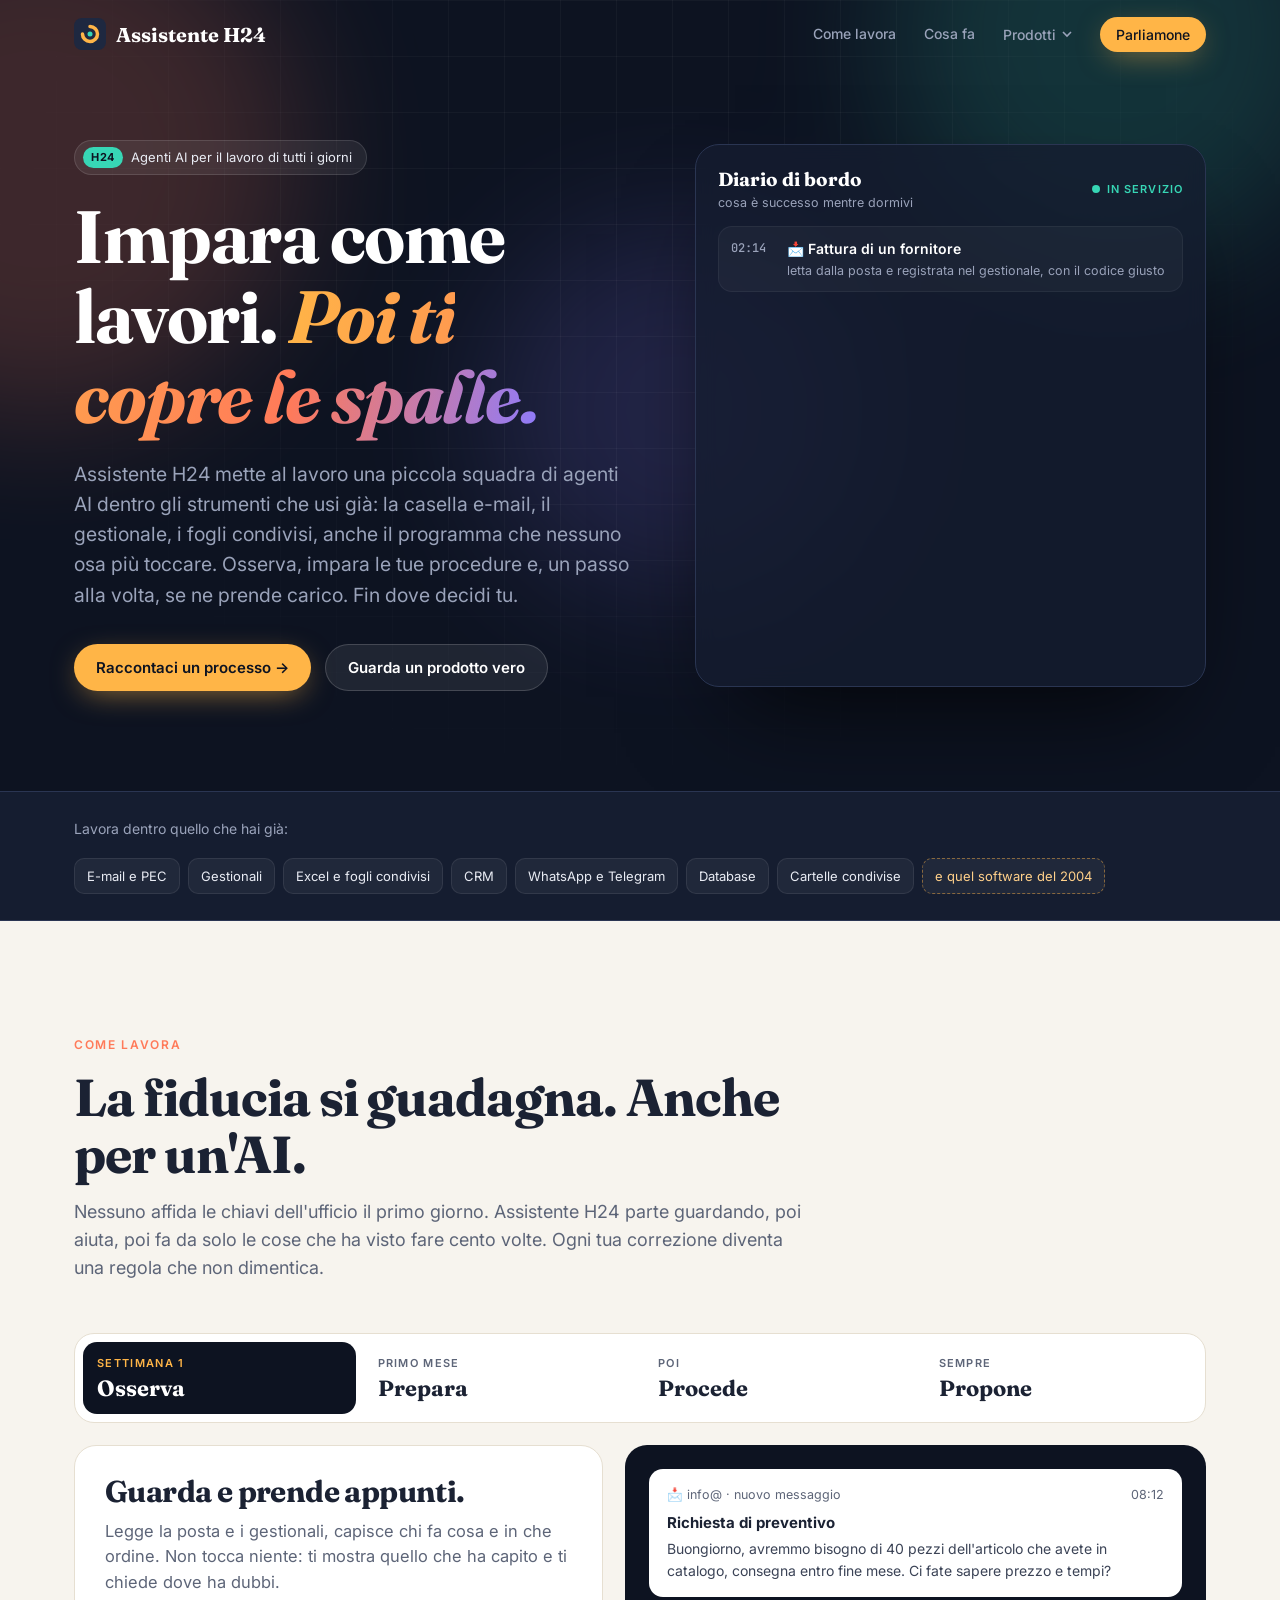
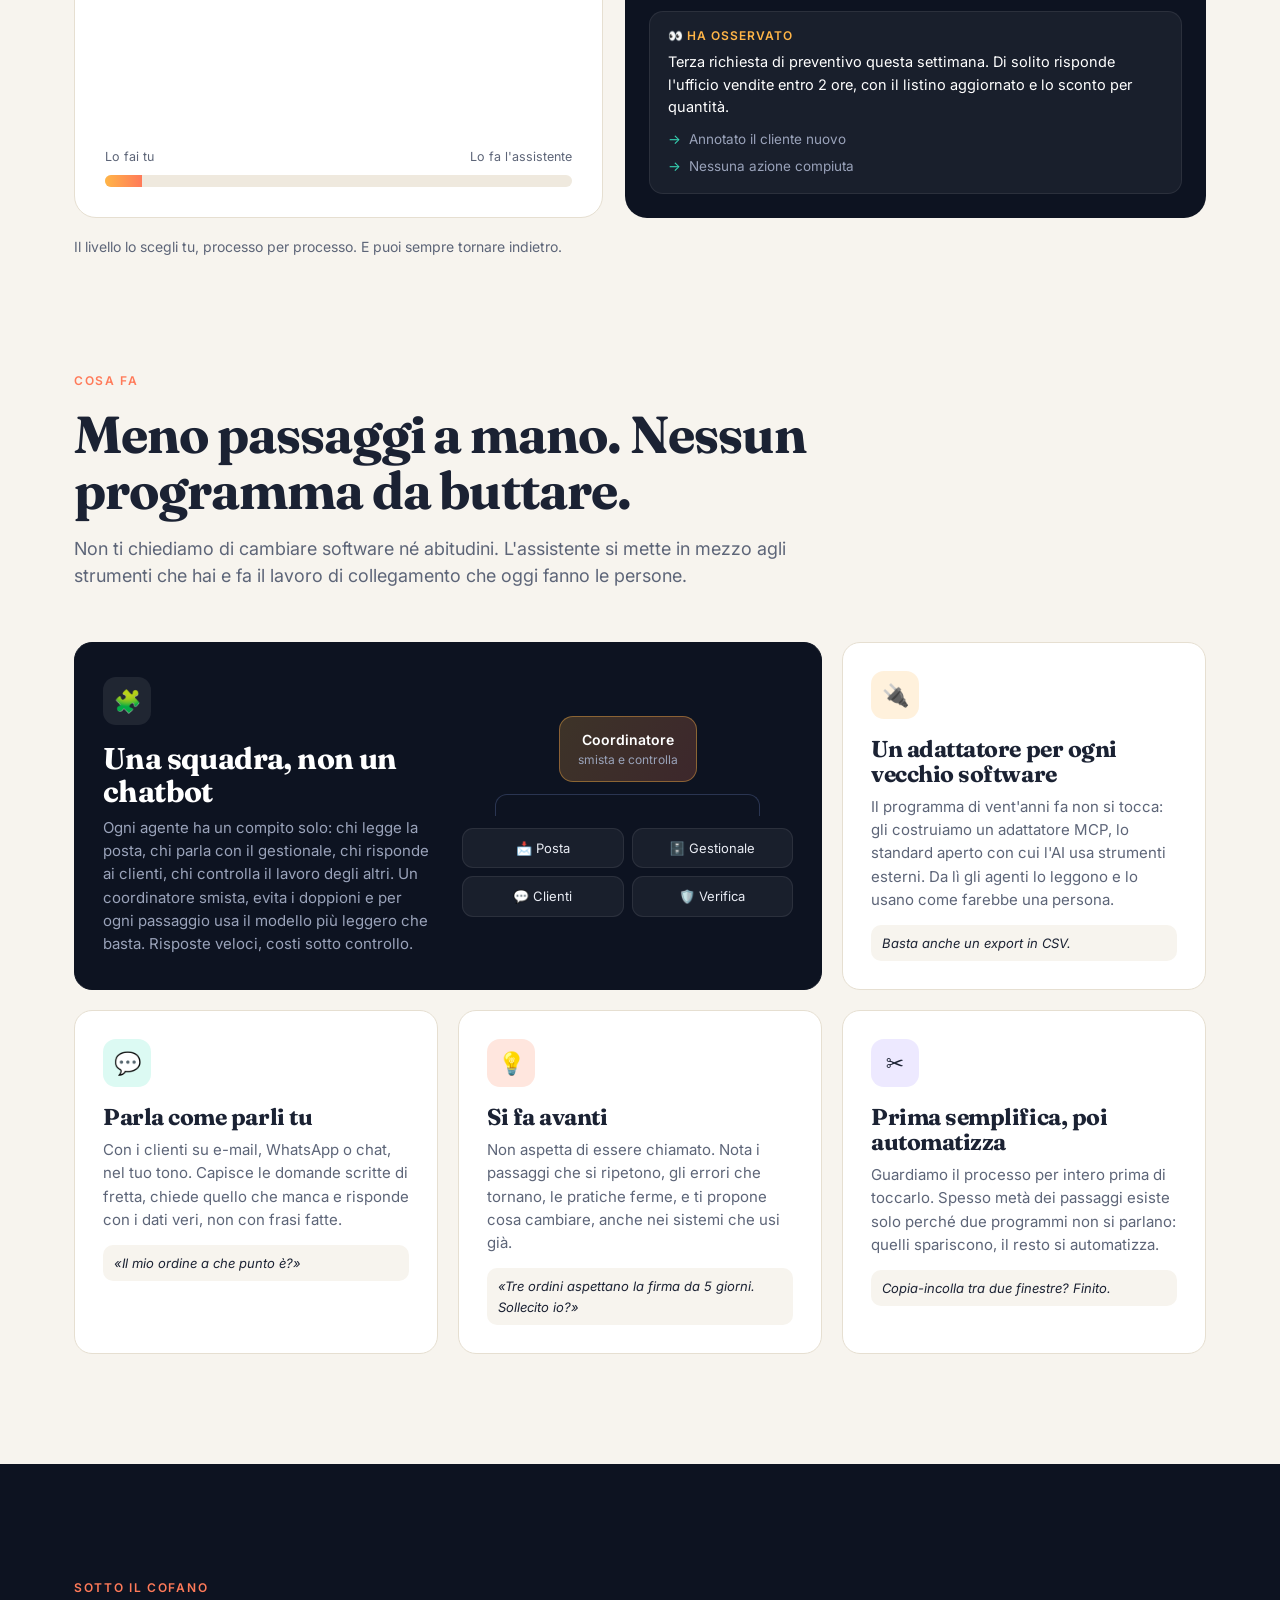
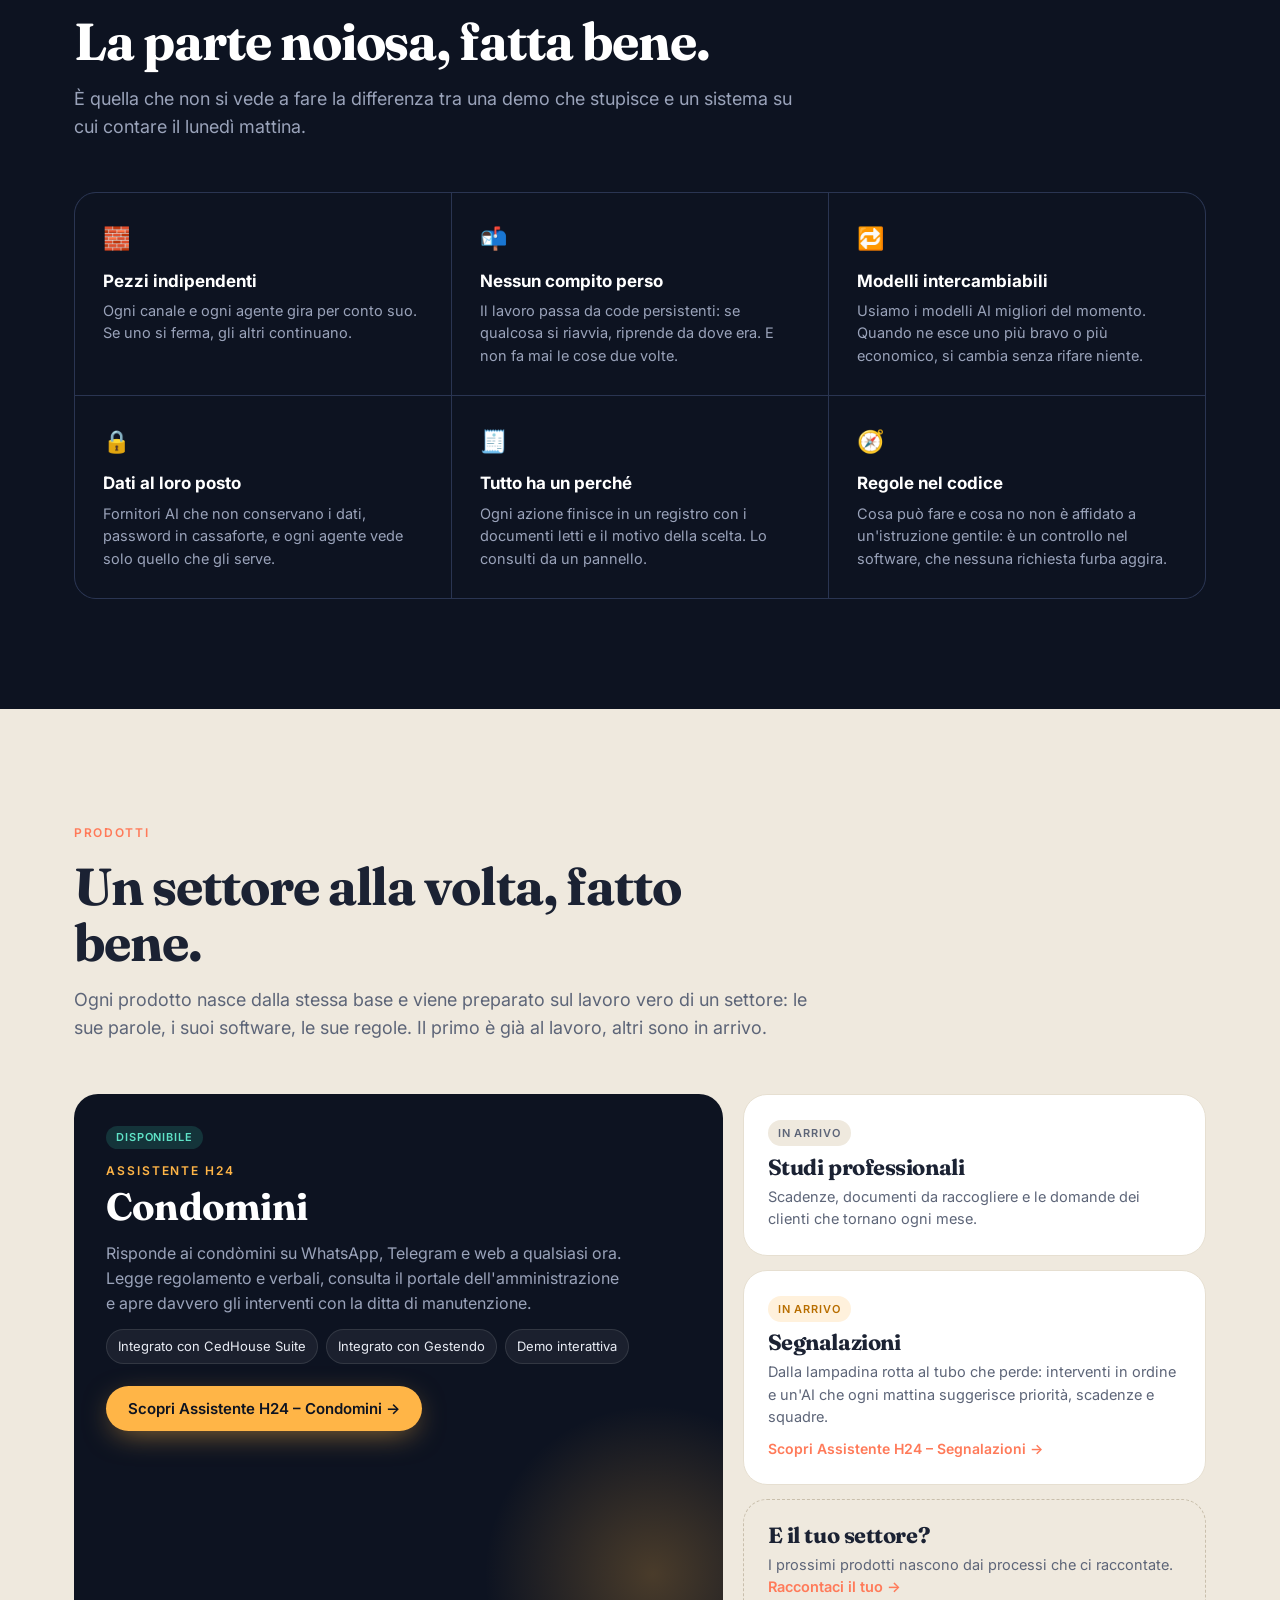
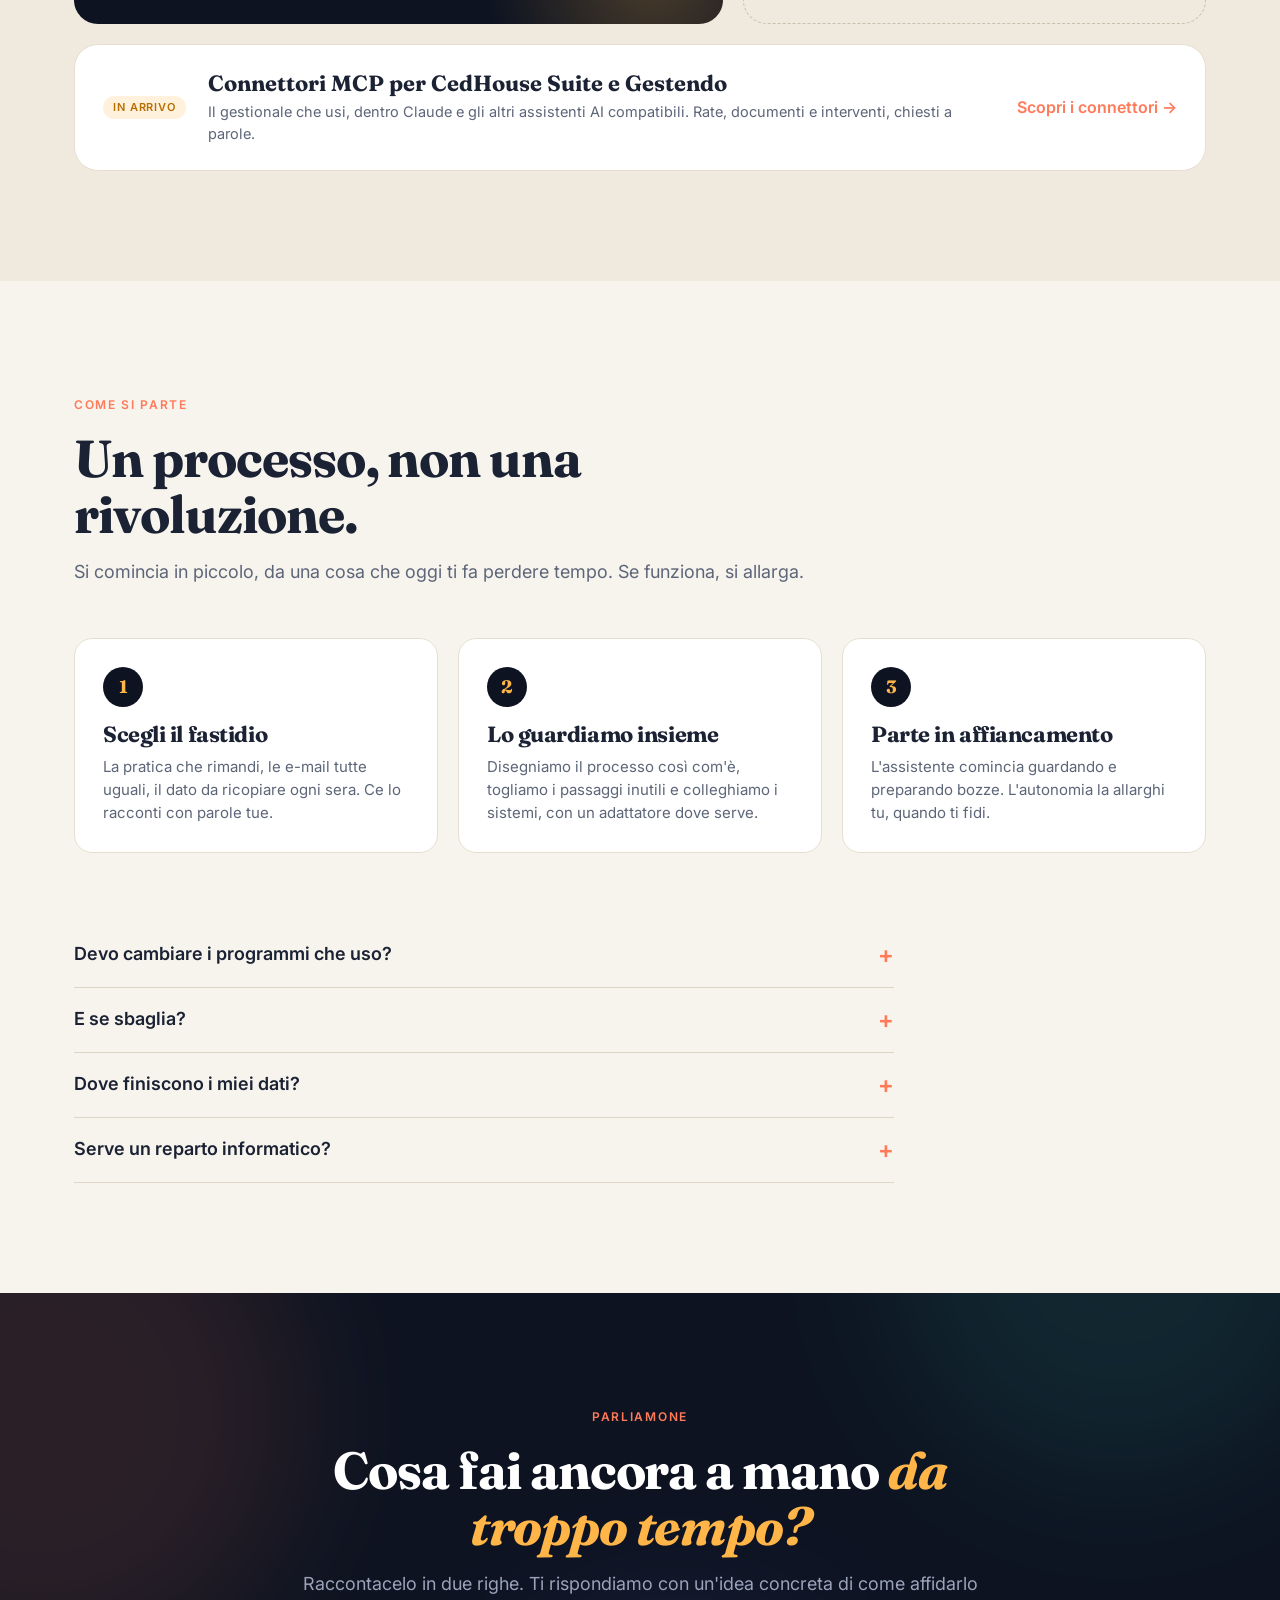
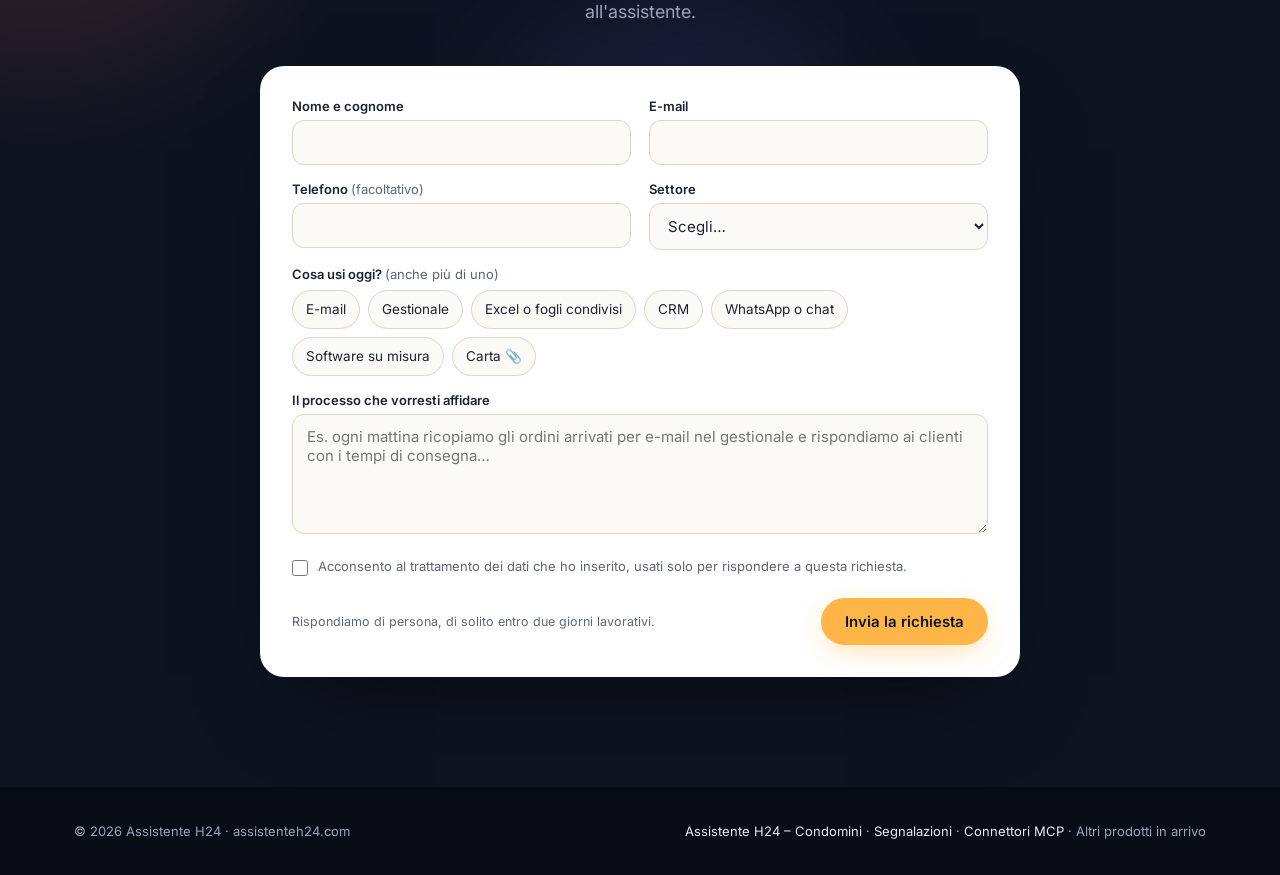
<file: index.html>
<!doctype html>
<html lang="it">
<head>
<meta charset="utf-8">
<meta name="viewport" content="width=device-width, initial-scale=1">
<script src="assets/config.js"></script>
<title>Assistente H24 · agenti AI che imparano come lavori</title>
<meta name="description" content="Assistente H24 mette al lavoro una squadra di agenti AI dentro gli strumenti che usi già: e-mail, gestionali, vecchi software. Impara le tue procedure, parla con i clienti, propone miglioramenti. Giorno e notte.">
<link rel="canonical" href="https://assistenteh24.com/">
<meta property="og:type" content="website">
<meta property="og:url" content="https://assistenteh24.com/">
<meta property="og:title" content="Assistente H24 · impara come lavori, poi ti copre le spalle">
<meta property="og:description" content="Agenti AI che si collegano ai tuoi sistemi, anche quelli vecchi, imparano le procedure e propongono come lavorare meglio.">
<meta name="theme-color" content="#0d1321">
<link rel="icon" href="data:image/svg+xml,%3Csvg xmlns='http://www.w3.org/2000/svg' viewBox='0 0 64 64'%3E%3Crect width='64' height='64' rx='16' fill='%230d1321'/%3E%3Ccircle cx='32' cy='32' r='15' fill='none' stroke='%23ffb547' stroke-width='7' stroke-linecap='round' stroke-dasharray='70 200' transform='rotate(-90 32 32)'/%3E%3Ccircle cx='32' cy='32' r='5' fill='%2337d6b5'/%3E%3C/svg%3E">
<link rel="preconnect" href="https://fonts.googleapis.com">
<link rel="preconnect" href="https://fonts.gstatic.com" crossorigin>
<link href="https://fonts.googleapis.com/css2?family=Fraunces:ital,opsz,wght@0,9..144,500;0,9..144,700;1,9..144,700&family=Inter:wght@400;500;600;700&family=JetBrains+Mono:wght@400;500&display=swap" rel="stylesheet">
<link rel="stylesheet" href="assets/shared.css">
<style>
:root{
  --ink:#0d1321; --ink-2:#151d30; --ink-3:#1e2840; --line:#2a3552;
  --paper:#f7f4ee; --paper-2:#efe9de; --text:#1b2233; --muted:#5d6578;
  --on-ink:#e9ecf4; --on-ink-muted:#9aa3ba;
  --amber:#ffb547; --coral:#ff7a59; --teal:#37d6b5; --violet:#8b7bff;
  --radius:18px; --max:1180px;
}
*{box-sizing:border-box;margin:0;padding:0}
html{scroll-behavior:smooth}
body{font-family:Inter,system-ui,sans-serif;background:var(--paper);color:var(--text);line-height:1.55;-webkit-font-smoothing:antialiased;overflow-x:hidden}
a{color:inherit}
h1,h2,h3{font-family:Fraunces,Georgia,serif;font-weight:700;line-height:1.08;letter-spacing:-.02em}
.wrap{max-width:var(--max);margin:0 auto;padding:0 24px}
@media (max-width:600px){.wrap{padding:0 16px}}
.eyebrow{font:600 12px/1 Inter;letter-spacing:.14em;text-transform:uppercase;color:var(--coral)}
.mono{font-family:"JetBrains Mono",monospace}

/* NAV */
nav{position:fixed;inset:0 0 auto 0;z-index:50;transition:background .3s,backdrop-filter .3s}
nav.scrolled{background:rgba(13,19,33,.86);backdrop-filter:blur(14px);border-bottom:1px solid rgba(255,255,255,.06)}
nav .wrap{display:flex;align-items:center;justify-content:space-between;height:68px;gap:16px}
.logo{display:flex;align-items:center;gap:10px;color:#fff;text-decoration:none;font:700 20px Fraunces,serif;white-space:nowrap}
.logo svg{width:32px;height:32px;flex:none}
.navlinks{display:flex;gap:28px;align-items:center}
.navlinks > a{color:var(--on-ink-muted);text-decoration:none;font-size:14px;font-weight:500}
.navlinks > a:hover{color:#fff}
.btn{display:inline-flex;align-items:center;gap:8px;border:0;cursor:pointer;border-radius:999px;font:600 15px Inter;padding:13px 22px;text-decoration:none;transition:transform .15s,box-shadow .2s,background .2s}
.btn:hover{transform:translateY(-1px)}
.btn-primary{background:var(--amber);color:var(--ink);box-shadow:0 8px 30px -8px rgba(255,181,71,.6)}
.btn-ghost{background:rgba(255,255,255,.08);color:#fff;border:1px solid rgba(255,255,255,.16)}
.navlinks .btn{padding:9px 16px;font-size:14px;color:var(--ink)}
@media (max-width:820px){.navlinks > a:not(.btn){display:none}.navlinks{gap:16px}}
@media (max-width:400px){.logo{font-size:17px}.navlinks .btn{padding:8px 12px;font-size:13px}}

/* HERO */
.hero{background:var(--ink);color:var(--on-ink);position:relative;overflow:hidden;padding:140px 0 100px}
.aurora{position:absolute;inset:-20% -10% auto -10%;height:120%;pointer-events:none;filter:blur(70px);opacity:.5}
.aurora span{position:absolute;border-radius:50%;animation:float 18s ease-in-out infinite}
.aurora span:nth-child(1){width:520px;height:520px;background:#ff7a5966;left:-6%;top:6%}
.aurora span:nth-child(2){width:460px;height:460px;background:#37d6b555;right:4%;top:-4%;animation-delay:-6s}
.aurora span:nth-child(3){width:380px;height:380px;background:#8b7bff55;left:40%;top:40%;animation-delay:-12s}
@keyframes float{0%,100%{transform:translate(0,0) scale(1)}50%{transform:translate(40px,-30px) scale(1.08)}}
.grid-bg{position:absolute;inset:0;background-image:linear-gradient(rgba(255,255,255,.035) 1px,transparent 1px),linear-gradient(90deg,rgba(255,255,255,.035) 1px,transparent 1px);background-size:56px 56px;mask-image:radial-gradient(ellipse at 50% 30%,#000 30%,transparent 75%)}
.hero .wrap{position:relative;display:grid;grid-template-columns:1.05fr .95fr;gap:56px;align-items:center}
@media (max-width:960px){.hero .wrap{grid-template-columns:1fr}.hero{padding:116px 0 76px}}
.pill{display:inline-flex;align-items:center;gap:8px;padding:6px 14px 6px 8px;border-radius:999px;background:rgba(255,255,255,.07);border:1px solid rgba(255,255,255,.12);font-size:13px;color:var(--on-ink)}
.pill b{background:var(--teal);color:var(--ink);border-radius:999px;padding:2px 8px;font-size:11px;letter-spacing:.05em}
.hero h1{font-size:clamp(40px,6vw,74px);margin:22px 0 22px;color:#fff}
.hero h1 em{font-style:italic;background:linear-gradient(100deg,var(--amber),var(--coral) 60%,var(--violet));-webkit-background-clip:text;background-clip:text;color:transparent;padding-right:.08em}
.hero p.lead{font-size:clamp(17px,2vw,19.5px);color:var(--on-ink-muted);max-width:570px}
.hero .ctas{display:flex;gap:14px;margin-top:34px;flex-wrap:wrap}

/* Diario di bordo */
.log{background:rgba(21,29,48,.78);border:1px solid var(--line);border-radius:24px;padding:22px;backdrop-filter:blur(10px);box-shadow:0 50px 100px -40px rgba(0,0,0,.8)}
.log-head{display:flex;justify-content:space-between;align-items:center;margin-bottom:14px}
.log-head b{font:700 19px Fraunces,serif;color:#fff}
.log-head small{display:block;color:var(--on-ink-muted);font-size:12.5px}
.live{display:flex;align-items:center;gap:7px;font:600 11px Inter;letter-spacing:.1em;color:var(--teal)}
.live i{width:8px;height:8px;border-radius:50%;background:var(--teal);box-shadow:0 0 0 0 #37d6b5aa;animation:ping 1.6s infinite}
@keyframes ping{70%{box-shadow:0 0 0 9px #37d6b500}100%{box-shadow:0 0 0 0 #37d6b500}}
.log-list{display:flex;flex-direction:column;gap:8px;min-height:438px}
.le{display:grid;grid-template-columns:44px 1fr;gap:12px;padding:11px 12px;border-radius:14px;background:rgba(255,255,255,.035);border:1px solid rgba(255,255,255,.05);animation:pop .35s ease-out both}
.le time{font:500 12px "JetBrains Mono",monospace;color:var(--on-ink-muted);padding-top:2px}
.le b{display:block;color:#fff;font-size:14px;font-weight:600}
.le small{display:block;color:var(--on-ink-muted);font-size:12.5px;line-height:1.45;margin-top:2px}
.le.learn{border-color:#8b7bff55;background:#8b7bff14}
.le.idea{border-color:#ffb54766;background:#ffb5471a}
.le .acts{display:flex;gap:8px;margin-top:10px;flex-wrap:wrap}
.le .acts button{font:600 12.5px Inter;border-radius:999px;padding:6px 12px;cursor:pointer;border:1px solid rgba(255,255,255,.18);background:transparent;color:#fff}
.le .acts button.yes{background:var(--amber);border-color:var(--amber);color:var(--ink)}
.le .acts .done{font-size:12.5px;color:var(--teal);font-weight:600}
@keyframes pop{from{opacity:0;transform:translateY(8px)}to{opacity:1;transform:none}}

/* Connettori */
.plugs{background:var(--ink-2);color:var(--on-ink);border-top:1px solid var(--line);border-bottom:1px solid var(--line);padding:26px 0}
.plugs .wrap{display:flex;align-items:center;gap:18px 24px;flex-wrap:wrap}
.plugs p{font-size:14px;color:var(--on-ink-muted);flex:none}
.plugs ul{list-style:none;display:flex;gap:8px;flex-wrap:wrap}
.plugs li{font-size:13px;padding:7px 12px;border-radius:10px;background:rgba(255,255,255,.05);border:1px solid rgba(255,255,255,.08)}
.plugs li.old{border-style:dashed;border-color:#ffb54777;color:#ffd08a}

section{padding:110px 0}
@media (max-width:700px){section{padding:76px 0}}
.sec-head{max-width:740px;margin-bottom:52px}
.sec-head h2{font-size:clamp(32px,4.4vw,52px);margin:14px 0 16px}
.sec-head p{font-size:18px;color:var(--muted)}

/* Autonomia */
.levels{display:grid;grid-template-columns:repeat(4,1fr);gap:8px;background:#fff;border:1px solid #e6dfd1;border-radius:20px;padding:8px;margin-bottom:22px}
@media (max-width:700px){.levels{grid-template-columns:1fr 1fr}}
.lv{border:0;background:transparent;border-radius:14px;padding:14px 14px 12px;text-align:left;cursor:pointer;font:inherit;color:var(--text);transition:background .2s}
.lv:hover{background:var(--paper)}
.lv small{display:block;font:600 11px Inter;letter-spacing:.12em;text-transform:uppercase;color:var(--muted)}
.lv b{display:block;font:700 22px Fraunces,serif;margin-top:4px}
.lv[aria-selected="true"]{background:var(--ink);color:#fff}
.lv[aria-selected="true"] small{color:var(--amber)}
.auto-stage{display:grid;grid-template-columns:1fr 1.1fr;gap:22px}
@media (max-width:900px){.auto-stage{grid-template-columns:1fr}}
.auto-copy{background:#fff;border:1px solid #e6dfd1;border-radius:22px;padding:30px;display:flex;flex-direction:column}
.auto-copy h3{font-size:30px;margin-bottom:10px}
.auto-copy p{color:var(--muted);font-size:16.5px}
.share{margin-top:auto;padding-top:26px}
.share .lbl{display:flex;justify-content:space-between;font-size:12.5px;color:var(--muted);margin-bottom:8px}
.share .bar{height:12px;border-radius:999px;background:var(--paper-2);overflow:hidden;display:flex}
.share .bar i{display:block;height:100%;background:linear-gradient(90deg,var(--amber),var(--coral));transition:width .6s cubic-bezier(.2,.8,.2,1)}
.auto-demo{background:var(--ink);color:var(--on-ink);border-radius:22px;padding:24px;display:flex;flex-direction:column;gap:14px;min-height:340px}
.mail{background:#fff;color:var(--text);border-radius:14px;padding:16px 18px}
.mail .from{display:flex;justify-content:space-between;font-size:12.5px;color:var(--muted)}
.mail b{display:block;margin:6px 0 4px;font-size:15px}
.mail p{font-size:14px;color:#3b4356}
.reply{border-radius:14px;padding:16px 18px;background:rgba(255,255,255,.05);border:1px solid rgba(255,255,255,.08);animation:pop .4s both}
.reply .who{display:flex;align-items:center;gap:8px;font:600 12px Inter;letter-spacing:.08em;text-transform:uppercase;color:var(--amber);margin-bottom:8px}
.reply p{font-size:14.5px;color:#fff}
.reply ul{list-style:none;margin-top:10px;display:flex;flex-direction:column;gap:6px}
.reply li{font-size:13.5px;color:var(--on-ink-muted);display:flex;gap:8px}
.reply li::before{content:"→";color:var(--teal)}
.auto-note{margin-top:18px;font-size:14px;color:var(--muted)}

/* Cosa fa */
.feat-grid{display:grid;grid-template-columns:repeat(3,1fr);gap:20px}
@media (max-width:900px){.feat-grid{grid-template-columns:1fr 1fr}}
@media (max-width:600px){.feat-grid{grid-template-columns:1fr}}
.feat{background:#fff;border:1px solid #e6dfd1;border-radius:var(--radius);padding:28px;transition:transform .25s,box-shadow .25s}
.feat:hover{transform:translateY(-4px);box-shadow:0 24px 50px -28px rgba(13,19,33,.35)}
.feat .ic{width:48px;height:48px;border-radius:13px;display:grid;place-items:center;font-size:22px;margin-bottom:18px}
.feat h3{font-size:23px;margin-bottom:8px}
.feat p{color:var(--muted);font-size:15px}
.feat .q{margin-top:14px;font-size:13px;color:var(--text);background:var(--paper);border-radius:10px;padding:8px 11px;font-style:italic}
.feat.big{grid-column:span 2;background:var(--ink);color:var(--on-ink);border-color:var(--ink);display:grid;grid-template-columns:1fr 1fr;gap:28px;align-items:center}
.feat.big h3{color:#fff;font-size:30px}
.feat.big p{color:var(--on-ink-muted)}
@media (max-width:900px){.feat.big{grid-template-columns:1fr}}
@media (max-width:600px){.feat.big{grid-column:span 1}}
.crew{display:flex;flex-direction:column;align-items:center;gap:12px}
.crew .boss{padding:12px 18px;border-radius:14px;background:linear-gradient(120deg,#ffb54733,#ff7a5933);border:1px solid #ffb54766;color:#fff;font-weight:600;font-size:14px;text-align:center}
.crew .boss small{display:block;font-weight:400;color:var(--on-ink-muted);font-size:12px}
.crew .lines{width:80%;height:22px;border:1px solid var(--line);border-bottom:0;border-radius:12px 12px 0 0}
.crew .team{display:grid;grid-template-columns:repeat(2,1fr);gap:8px;width:100%}
.crew .team span{font-size:13px;padding:9px 10px;border-radius:11px;background:rgba(255,255,255,.05);border:1px solid rgba(255,255,255,.08);text-align:center}

/* Sotto il cofano */
.hood{background:var(--ink);color:var(--on-ink)}
.hood h2{color:#fff}
.hood .sec-head p{color:var(--on-ink-muted)}
.hood-grid{display:grid;grid-template-columns:repeat(3,1fr);gap:1px;background:var(--line);border:1px solid var(--line);border-radius:22px;overflow:hidden}
@media (max-width:900px){.hood-grid{grid-template-columns:1fr 1fr}}
@media (max-width:600px){.hood-grid{grid-template-columns:1fr}}
.hood-grid div{background:var(--ink);padding:28px}
.hood-grid .ic{font-size:22px}
.hood-grid b{display:block;color:#fff;font-size:17px;margin:12px 0 6px}
.hood-grid p{color:var(--on-ink-muted);font-size:14.5px}

/* Prodotti */
#prodotti{background:var(--paper-2)}
.prod-grid{display:grid;grid-template-columns:1.4fr 1fr;gap:20px}
@media (max-width:900px){.prod-grid{grid-template-columns:1fr}}
.prod{border-radius:24px;padding:32px;position:relative;overflow:hidden}
.prod.main{background:var(--ink);color:var(--on-ink);display:flex;flex-direction:column;gap:14px}
.prod.main::after{content:"";position:absolute;right:-100px;bottom:-120px;width:340px;height:340px;border-radius:50%;background:radial-gradient(#ffb54740,transparent 70%)}
.prod .st{align-self:flex-start;font:600 11px/1 Inter;letter-spacing:.08em;text-transform:uppercase;padding:6px 10px;border-radius:999px;background:#37d6b52b;color:#5fe3c7}
.prod.main h3{font-size:clamp(28px,3.4vw,38px);color:#fff}
.prod.main h3 small{display:block;font:600 12px Inter;letter-spacing:.16em;text-transform:uppercase;color:var(--amber);margin-bottom:8px}
.prod.main p{color:var(--on-ink-muted);max-width:520px}
.prod.main ul{list-style:none;display:flex;flex-wrap:wrap;gap:8px}
.prod.main li{font-size:13px;padding:6px 11px;border-radius:999px;background:rgba(255,255,255,.06);border:1px solid rgba(255,255,255,.1)}
.prod.main .btn{align-self:flex-start;margin-top:8px;position:relative;z-index:1}
.soon-col{display:flex;flex-direction:column;gap:14px}
.prod.soon{background:#fff;border:1px solid #e6dfd1;padding:24px}
.prod.soon .st{background:var(--paper-2);color:var(--muted)}
.prod.soon h3{font-size:22px;margin:12px 0 6px}
.prod.soon p{color:var(--muted);font-size:14.5px}
.prod.link{display:block;text-decoration:none;color:var(--text);transition:transform .25s,box-shadow .25s}
.prod.link:hover{transform:translateY(-3px);box-shadow:0 24px 50px -28px rgba(13,19,33,.35)}
.prod.link .st{background:#fff1dc;color:#b86e00}
.prod.link .go{display:block;margin-top:10px;font-weight:600;font-size:14px;color:var(--coral)}
.prod.yours{background:transparent;border:1.5px dashed #c9bfac;padding:24px}
.prod.yours h3{font-size:22px;margin-bottom:6px}
.prod.yours p{color:var(--muted);font-size:14.5px}
.prod.yours a{color:var(--coral);font-weight:600;text-decoration:none}

.mcp-band{margin-top:20px;display:flex;align-items:center;gap:22px;padding:24px 28px;border-radius:24px;background:#fff;border:1px solid #e6dfd1;text-decoration:none;color:var(--text);transition:transform .25s,box-shadow .25s}
.mcp-band:hover{transform:translateY(-3px);box-shadow:0 24px 50px -28px rgba(13,19,33,.35)}
.mcp-band .st{flex:none;font:600 11px/1 Inter;letter-spacing:.08em;text-transform:uppercase;padding:6px 10px;border-radius:999px;background:#fff1dc;color:#b86e00}
.mcp-band b{display:block;font:700 22px Fraunces,serif}
.mcp-band small{display:block;color:var(--muted);font-size:14.5px;margin-top:4px}
.mcp-band .mb-go{margin-left:auto;flex:none;font-weight:600;color:var(--coral)}
@media (max-width:700px){.mcp-band{flex-direction:column;align-items:flex-start;gap:12px}.mcp-band .mb-go{margin-left:0}}

/* Come si parte */
.steps{display:grid;grid-template-columns:repeat(3,1fr);gap:20px;counter-reset:s}
@media (max-width:900px){.steps{grid-template-columns:1fr}}
.step{background:#fff;border:1px solid #e6dfd1;border-radius:var(--radius);padding:28px;counter-increment:s}
.step::before{content:counter(s);display:grid;place-items:center;width:40px;height:40px;border-radius:50%;background:var(--ink);color:var(--amber);font:700 18px Fraunces,serif;margin-bottom:16px}
.step h3{font-size:22px;margin-bottom:8px}
.step p{color:var(--muted);font-size:15px}
.faq{max-width:820px;margin-top:70px}
.faq details{border-bottom:1px solid #ddd5c6;padding:20px 0}
.faq summary{cursor:pointer;font:600 18px Inter;list-style:none;display:flex;justify-content:space-between;gap:20px}
.faq summary::-webkit-details-marker{display:none}
.faq summary::after{content:"+";font-size:24px;color:var(--coral);line-height:1;transition:transform .2s}
.faq details[open] summary::after{transform:rotate(45deg)}
.faq details p{margin-top:12px;color:var(--muted);max-width:700px}

/* Contatti */
.cta{background:var(--ink);color:#fff;position:relative;overflow:hidden}
.cta .sec-head{text-align:center;margin:0 auto 40px}
.cta h2{color:#fff}
.cta h2 em{font-style:italic;color:var(--amber)}
.cta .sec-head p{color:var(--on-ink-muted)}
footer{background:#080c16;color:var(--on-ink-muted);padding:34px 0;font-size:13px}
footer .wrap{display:flex;justify-content:space-between;gap:20px;flex-wrap:wrap}
footer a{color:var(--on-ink);text-decoration:none}

.reveal{opacity:0;transform:translateY(24px);transition:opacity .7s ease,transform .7s ease}
.reveal.in{opacity:1;transform:none}
@media (prefers-reduced-motion:reduce){
  *,*::before,*::after{animation-duration:.01ms!important;animation-iteration-count:1!important;transition-duration:.01ms!important}
  .reveal{opacity:1;transform:none}
}
</style>
</head>
<body>

<nav id="nav">
  <div class="wrap">
    <a href="./" class="logo" aria-label="Assistente H24, pagina principale">
      <svg viewBox="0 0 64 64" aria-hidden="true"><rect width="64" height="64" rx="16" fill="#1e2840"/><circle cx="32" cy="32" r="15" fill="none" stroke="#ffb547" stroke-width="7" stroke-linecap="round" stroke-dasharray="70 200" transform="rotate(-90 32 32)"/><circle cx="32" cy="32" r="5" fill="#37d6b5"/></svg>
      Assistente H24
    </a>
    <div class="navlinks">
      <a href="#come-lavora">Come lavora</a>
      <a href="#cosa-fa">Cosa fa</a>
      <div class="dd">
        <button class="dd-btn" aria-expanded="false" aria-controls="dd-prodotti">Prodotti <svg viewBox="0 0 10 10" aria-hidden="true"><path d="M1 3l4 4 4-4" fill="none" stroke="currentColor" stroke-width="1.6"/></svg></button>
        <div class="dd-panel" id="dd-prodotti">
          <div class="dd-title">Prodotti</div>
          <a class="dd-item" href="condomini/"><span class="di">🏢</span><span><b>Condomini <span class="tag">Disponibile</span></b><small>Risponde ai condòmini H24 e apre gli interventi di manutenzione</small></span></a>
          <a class="dd-item" href="segnalazioni/" data-feature="segnalazioni"><span class="di">🛠️</span><span><b>Segnalazioni <span class="tag soon">In arrivo</span></b><small>Interventi e squadre, con l'AI che suggerisce cosa fare</small></span></a>
          <div class="dd-item soon"><span class="di">📁</span><span><b>Studi professionali <span class="tag">In arrivo</span></b><small>Scadenze, documenti e domande dei clienti</small></span></div>
          <div data-feature="mcp">
            <div class="dd-title dd-sep">Connettori MCP</div>
            <a class="dd-item" href="mcp/#cedhouse"><span class="di">🔌</span><span><b>MCP per CedHouse Suite <span class="tag soon">In arrivo</span></b><small>Rate, documenti e regolamento nel tuo assistente AI</small></span></a>
            <a class="dd-item" href="mcp/#gestendo"><span class="di">🔧</span><span><b>MCP per Gestendo <span class="tag soon">In arrivo</span></b><small>Apri e segui gli interventi di manutenzione a parole</small></span></a>
          </div>
        </div>
      </div>
      <a href="#contatti" class="btn btn-primary">Parliamone</a>
    </div>
  </div>
</nav>

<header class="hero">
  <div class="aurora" aria-hidden="true"><span></span><span></span><span></span></div>
  <div class="grid-bg" aria-hidden="true"></div>
  <div class="wrap">
    <div>
      <span class="pill"><b>H24</b> Agenti AI per il lavoro di tutti i giorni</span>
      <h1>Impara come lavori. <em>Poi ti copre le spalle.</em></h1>
      <p class="lead">Assistente H24 mette al lavoro una piccola squadra di agenti AI dentro gli strumenti che usi già: la casella e-mail, il gestionale, i fogli condivisi, anche il programma che nessuno osa più toccare. Osserva, impara le tue procedure e, un passo alla volta, se ne prende carico. Fin dove decidi tu.</p>
      <div class="ctas">
        <a href="#contatti" class="btn btn-primary">Raccontaci un processo →</a>
        <a href="condomini/" class="btn btn-ghost">Guarda un prodotto vero</a>
      </div>
    </div>
    <div class="log" aria-label="Esempio: cosa fa l'assistente durante la notte">
      <div class="log-head">
        <div><b>Diario di bordo</b><small>cosa è successo mentre dormivi</small></div>
        <span class="live"><i></i>IN SERVIZIO</span>
      </div>
      <div class="log-list" id="log"></div>
    </div>
  </div>
</header>

<div class="plugs">
  <div class="wrap">
    <p>Lavora dentro quello che hai già:</p>
    <ul>
      <li>E-mail e PEC</li><li>Gestionali</li><li>Excel e fogli condivisi</li><li>CRM</li><li>WhatsApp e Telegram</li><li>Database</li><li>Cartelle condivise</li><li class="old">e quel software del 2004</li>
    </ul>
  </div>
</div>

<section id="come-lavora">
  <div class="wrap">
    <div class="sec-head reveal">
      <span class="eyebrow">Come lavora</span>
      <h2>La fiducia si guadagna. Anche per un'AI.</h2>
      <p>Nessuno affida le chiavi dell'ufficio il primo giorno. Assistente H24 parte guardando, poi aiuta, poi fa da solo le cose che ha visto fare cento volte. Ogni tua correzione diventa una regola che non dimentica.</p>
    </div>
    <div class="levels reveal" role="tablist" aria-label="Livelli di autonomia" id="levels"></div>
    <div class="auto-stage reveal">
      <div class="auto-copy">
        <h3 id="lv-title"></h3>
        <p id="lv-text"></p>
        <div class="share">
          <div class="lbl"><span>Lo fai tu</span><span>Lo fa l'assistente</span></div>
          <div class="bar"><i id="lv-bar" style="width:5%"></i></div>
        </div>
      </div>
      <div class="auto-demo">
        <div class="mail">
          <div class="from"><span>📩 info@ · nuovo messaggio</span><span>08:12</span></div>
          <b>Richiesta di preventivo</b>
          <p>Buongiorno, avremmo bisogno di 40 pezzi dell'articolo che avete in catalogo, consegna entro fine mese. Ci fate sapere prezzo e tempi?</p>
        </div>
        <div class="reply" id="lv-reply"></div>
      </div>
    </div>
    <p class="auto-note reveal">Il livello lo scegli tu, processo per processo. E puoi sempre tornare indietro.</p>
  </div>
</section>

<section id="cosa-fa" style="padding-top:0">
  <div class="wrap">
    <div class="sec-head reveal">
      <span class="eyebrow">Cosa fa</span>
      <h2>Meno passaggi a mano. Nessun programma da buttare.</h2>
      <p>Non ti chiediamo di cambiare software né abitudini. L'assistente si mette in mezzo agli strumenti che hai e fa il lavoro di collegamento che oggi fanno le persone.</p>
    </div>
    <div class="feat-grid">
      <div class="feat big reveal">
        <div>
          <div class="ic" style="background:#ffffff14">🧩</div>
          <h3>Una squadra, non un chatbot</h3>
          <p>Ogni agente ha un compito solo: chi legge la posta, chi parla con il gestionale, chi risponde ai clienti, chi controlla il lavoro degli altri. Un coordinatore smista, evita i doppioni e per ogni passaggio usa il modello più leggero che basta. Risposte veloci, costi sotto controllo.</p>
        </div>
        <div class="crew" aria-hidden="true">
          <div class="boss">Coordinatore<small>smista e controlla</small></div>
          <div class="lines"></div>
          <div class="team"><span>📩 Posta</span><span>🗄️ Gestionale</span><span>💬 Clienti</span><span>🛡️ Verifica</span></div>
        </div>
      </div>
      <div class="feat reveal">
        <div class="ic" style="background:#fff1dc">🔌</div>
        <h3>Un adattatore per ogni vecchio software</h3>
        <p>Il programma di vent'anni fa non si tocca: gli costruiamo un adattatore MCP, lo standard aperto con cui l'AI usa strumenti esterni. Da lì gli agenti lo leggono e lo usano come farebbe una persona.</p>
        <div class="q">Basta anche un export in CSV.</div>
      </div>
      <div class="feat reveal">
        <div class="ic" style="background:#dcfaf3">💬</div>
        <h3>Parla come parli tu</h3>
        <p>Con i clienti su e-mail, WhatsApp o chat, nel tuo tono. Capisce le domande scritte di fretta, chiede quello che manca e risponde con i dati veri, non con frasi fatte.</p>
        <div class="q">«Il mio ordine a che punto è?»</div>
      </div>
      <div class="feat reveal">
        <div class="ic" style="background:#ffe6de">💡</div>
        <h3>Si fa avanti</h3>
        <p>Non aspetta di essere chiamato. Nota i passaggi che si ripetono, gli errori che tornano, le pratiche ferme, e ti propone cosa cambiare, anche nei sistemi che usi già.</p>
        <div class="q">«Tre ordini aspettano la firma da 5 giorni. Sollecito io?»</div>
      </div>
      <div class="feat reveal">
        <div class="ic" style="background:#ede9ff">✂️</div>
        <h3>Prima semplifica, poi automatizza</h3>
        <p>Guardiamo il processo per intero prima di toccarlo. Spesso metà dei passaggi esiste solo perché due programmi non si parlano: quelli spariscono, il resto si automatizza.</p>
        <div class="q">Copia-incolla tra due finestre? Finito.</div>
      </div>
    </div>
  </div>
</section>

<section class="hood" id="cofano">
  <div class="wrap">
    <div class="sec-head reveal">
      <span class="eyebrow">Sotto il cofano</span>
      <h2>La parte noiosa, fatta bene.</h2>
      <p>È quella che non si vede a fare la differenza tra una demo che stupisce e un sistema su cui contare il lunedì mattina.</p>
    </div>
    <div class="hood-grid reveal">
      <div><span class="ic">🧱</span><b>Pezzi indipendenti</b><p>Ogni canale e ogni agente gira per conto suo. Se uno si ferma, gli altri continuano.</p></div>
      <div><span class="ic">📬</span><b>Nessun compito perso</b><p>Il lavoro passa da code persistenti: se qualcosa si riavvia, riprende da dove era. E non fa mai le cose due volte.</p></div>
      <div><span class="ic">🔁</span><b>Modelli intercambiabili</b><p>Usiamo i modelli AI migliori del momento. Quando ne esce uno più bravo o più economico, si cambia senza rifare niente.</p></div>
      <div><span class="ic">🔒</span><b>Dati al loro posto</b><p>Fornitori AI che non conservano i dati, password in cassaforte, e ogni agente vede solo quello che gli serve.</p></div>
      <div><span class="ic">🧾</span><b>Tutto ha un perché</b><p>Ogni azione finisce in un registro con i documenti letti e il motivo della scelta. Lo consulti da un pannello.</p></div>
      <div><span class="ic">🧭</span><b>Regole nel codice</b><p>Cosa può fare e cosa no non è affidato a un'istruzione gentile: è un controllo nel software, che nessuna richiesta furba aggira.</p></div>
    </div>
  </div>
</section>

<section id="prodotti">
  <div class="wrap">
    <div class="sec-head reveal">
      <span class="eyebrow">Prodotti</span>
      <h2>Un settore alla volta, fatto bene.</h2>
      <p>Ogni prodotto nasce dalla stessa base e viene preparato sul lavoro vero di un settore: le sue parole, i suoi software, le sue regole. Il primo è già al lavoro, altri sono in arrivo.</p>
    </div>
    <div class="prod-grid">
      <div class="prod main reveal">
        <span class="st">Disponibile</span>
        <h3><small>Assistente H24</small>Condomini</h3>
        <p>Risponde ai condòmini su WhatsApp, Telegram e web a qualsiasi ora. Legge regolamento e verbali, consulta il portale dell'amministrazione e apre davvero gli interventi con la ditta di manutenzione.</p>
        <ul><li>Integrato con CedHouse Suite</li><li>Integrato con Gestendo</li><li>Demo interattiva</li></ul>
        <a class="btn btn-primary" href="condomini/">Scopri Assistente H24 – Condomini →</a>
      </div>
      <div class="soon-col">
        <div class="prod soon reveal"><span class="st">In arrivo</span><h3>Studi professionali</h3><p>Scadenze, documenti da raccogliere e le domande dei clienti che tornano ogni mese.</p></div>
        <a class="prod soon link reveal" href="segnalazioni/" data-feature="segnalazioni"><span class="st">In arrivo</span><h3>Segnalazioni</h3><p>Dalla lampadina rotta al tubo che perde: interventi in ordine e un'AI che ogni mattina suggerisce priorità, scadenze e squadre.</p><span class="go">Scopri Assistente H24 – Segnalazioni →</span></a>
        <div class="prod yours reveal"><h3>E il tuo settore?</h3><p>I prossimi prodotti nascono dai processi che ci raccontate. <a href="#contatti">Raccontaci il tuo →</a></p></div>
      </div>
    </div>
    <a class="mcp-band reveal" href="mcp/" data-feature="mcp">
      <span class="st">In arrivo</span>
      <span class="mb-txt"><b>Connettori MCP per CedHouse Suite e Gestendo</b><small>Il gestionale che usi, dentro Claude e gli altri assistenti AI compatibili. Rate, documenti e interventi, chiesti a parole.</small></span>
      <span class="mb-go">Scopri i connettori →</span>
    </a>
  </div>
</section>

<section id="come-si-parte">
  <div class="wrap">
    <div class="sec-head reveal">
      <span class="eyebrow">Come si parte</span>
      <h2>Un processo, non una rivoluzione.</h2>
      <p>Si comincia in piccolo, da una cosa che oggi ti fa perdere tempo. Se funziona, si allarga.</p>
    </div>
    <div class="steps">
      <div class="step reveal"><h3>Scegli il fastidio</h3><p>La pratica che rimandi, le e-mail tutte uguali, il dato da ricopiare ogni sera. Ce lo racconti con parole tue.</p></div>
      <div class="step reveal"><h3>Lo guardiamo insieme</h3><p>Disegniamo il processo così com'è, togliamo i passaggi inutili e colleghiamo i sistemi, con un adattatore dove serve.</p></div>
      <div class="step reveal"><h3>Parte in affiancamento</h3><p>L'assistente comincia guardando e preparando bozze. L'autonomia la allarghi tu, quando ti fidi.</p></div>
    </div>
    <div class="faq">
      <details class="reveal"><summary>Devo cambiare i programmi che uso?</summary><p>No. L'assistente lavora sopra quello che c'è: e-mail, gestionali, fogli, cartelle condivise. Se un software non ha un modo per parlare con l'esterno, gli costruiamo un adattatore.</p></details>
      <details class="reveal"><summary>E se sbaglia?</summary><p>All'inizio non agisce da solo: prepara e tu approvi. Anche quando è autonomo, le azioni importanti chiedono conferma, i limiti sono scritti nel codice e ogni passaggio resta registrato con il suo perché.</p></details>
      <details class="reveal"><summary>Dove finiscono i miei dati?</summary><p>Restano nei tuoi sistemi. Gli agenti leggono solo quello che serve al loro compito e usiamo fornitori AI che non conservano i dati. Il sistema può girare in cloud o su un vostro server.</p></details>
      <details class="reveal"><summary>Serve un reparto informatico?</summary><p>No. L'installazione e gli adattatori li facciamo noi. A te serve sapere come si lavora oggi: è la parte che conta di più.</p></details>
    </div>
  </div>
</section>

<section class="cta" id="contatti">
  <div class="aurora" aria-hidden="true" style="opacity:.3"><span></span><span></span><span></span></div>
  <div class="wrap" style="position:relative">
    <div class="sec-head reveal">
      <span class="eyebrow">Parliamone</span>
      <h2>Cosa fai ancora a mano <em>da troppo tempo?</em></h2>
      <p>Raccontacelo in due righe. Ti rispondiamo con un'idea concreta di come affidarlo all'assistente.</p>
    </div>

    <div class="form-card reveal">
      <form data-mail="Assistente H24 - Richiesta informazioni">
        <div class="fgrid">
          <div><label class="fl" for="m-nome">Nome e cognome</label><input id="m-nome" type="text" name="nome" autocomplete="name" required></div>
          <div><label class="fl" for="m-email">E-mail</label><input id="m-email" type="email" name="email" autocomplete="email" required></div>
          <div><label class="fl" for="m-tel">Telefono <i>(facoltativo)</i></label><input id="m-tel" type="tel" name="telefono" autocomplete="tel"></div>
          <div><label class="fl" for="m-settore">Settore</label>
            <select id="m-settore" name="settore" required>
              <option value="">Scegli…</option>
              <option>Amministrazione condomini</option>
              <option>Studio professionale</option>
              <option>Commercio</option>
              <option>Produzione</option>
              <option>Logistica e trasporti</option>
              <option>Servizi e assistenza tecnica</option>
              <option>Ente pubblico</option>
              <option>Altro</option>
            </select>
          </div>
          <div class="full"><span class="fl" style="display:block;font:600 13px Inter;margin-bottom:8px">Cosa usi oggi? <i style="font-weight:400;color:#5d6578;font-style:normal">(anche più di uno)</i></span>
            <div class="checks">
              <label><input type="checkbox" name="strumenti[]" value="E-mail"><span>E-mail</span></label>
              <label><input type="checkbox" name="strumenti[]" value="Gestionale"><span>Gestionale</span></label>
              <label><input type="checkbox" name="strumenti[]" value="Excel o fogli condivisi"><span>Excel o fogli condivisi</span></label>
              <label><input type="checkbox" name="strumenti[]" value="CRM"><span>CRM</span></label>
              <label><input type="checkbox" name="strumenti[]" value="WhatsApp o chat"><span>WhatsApp o chat</span></label>
              <label><input type="checkbox" name="strumenti[]" value="Software su misura"><span>Software su misura</span></label>
              <label><input type="checkbox" name="strumenti[]" value="Carta"><span>Carta 📎</span></label>
            </div>
          </div>
          <div class="full"><label class="fl" for="m-processo">Il processo che vorresti affidare</label><textarea id="m-processo" name="processo" placeholder="Es. ogni mattina ricopiamo gli ordini arrivati per e-mail nel gestionale e rispondiamo ai clienti con i tempi di consegna…" required></textarea></div>
          <label class="consent full"><input type="checkbox" name="consenso" value="sì" required><span>Acconsento al trattamento dei dati che ho inserito, usati solo per rispondere a questa richiesta.</span></label>
        </div>
        <div class="form-foot">
          <small>Rispondiamo di persona, di solito entro due giorni lavorativi.</small>
          <button type="submit">Invia la richiesta</button>
        </div>
      </form>
      <div class="form-ok" role="status">
        <div class="ok-ic">✉️</div>
        <h3>Manca un ultimo passo.</h3>
        <p>Si è aperto il tuo programma di posta con il messaggio già scritto: premi <b>Invia</b> per farci arrivare la richiesta.</p>
        <p class="ok-alt">Non si è aperto nulla? Scrivici a <a data-mail-address></a> · <button type="button" class="form-back">Torna al modulo</button></p>
      </div>
    </div>
  </div>
</section>

<footer>
  <div class="wrap">
    <span>© 2026 Assistente H24 · assistenteh24.com</span>
    <span><a href="condomini/">Assistente H24 – Condomini</a><span data-feature="segnalazioni"> · <a href="segnalazioni/">Segnalazioni</a></span><span data-feature="mcp"> · <a href="mcp/">Connettori MCP</a></span> · Altri prodotti in arrivo</span>
  </div>
</footer>

<script src="assets/site.js" defer></script>
<script>
(() => {
  const reduce = matchMedia('(prefers-reduced-motion: reduce)').matches;
  const sleep = ms => new Promise(r => setTimeout(r, reduce ? 0 : ms));
  const esc = s => s.replace(/[&<>"]/g, c => ({'&':'&amp;','<':'&lt;','>':'&gt;','"':'&quot;'}[c]));

  const nav = document.getElementById('nav');
  addEventListener('scroll', () => nav.classList.toggle('scrolled', scrollY > 30), {passive:true});

  const io = new IntersectionObserver(es => es.forEach(e => { if (e.isIntersecting) { e.target.classList.add('in'); io.unobserve(e.target); } }), {threshold:.12});
  document.querySelectorAll('.reveal').forEach(el => io.observe(el));

  // ---------- Diario di bordo ----------
  const entries = [
    {t:'02:14', b:'📩 Fattura di un fornitore', s:'letta dalla posta e registrata nel gestionale, con il codice giusto'},
    {t:'03:40', b:'🔌 Magazzino aggiornato', s:'312 giacenze sincronizzate dal vecchio programma, tramite il suo adattatore'},
    {t:'06:55', b:'💬 Risposto a un cliente', s:'su WhatsApp: stato dell\'ordine e data di consegna, presi dal gestionale'},
    {t:'07:30', b:'🧭 Imparato una regola', s:'le note di credito sotto 50 € le approvate sempre: da oggi le preparo già compilate', c:'learn'},
    {t:'08:02', b:'💡 Una proposta per te', s:'«Questo modulo lo compilate a mano 40 volte a settimana. Lo faccio io?»', c:'idea', acts:true},
  ];
  const log = document.getElementById('log');
  function entry(e) {
    const d = document.createElement('div');
    d.className = 'le' + (e.c ? ' ' + e.c : '');
    d.innerHTML = `<time>${e.t}</time><div><b>${esc(e.b)}</b><small>${esc(e.s)}</small>${e.acts ? '<div class="acts"><button class="yes" type="button">Sì, provaci</button><button type="button">Più tardi</button></div>' : ''}</div>`;
    if (e.acts) d.querySelectorAll('button').forEach(btn => btn.onclick = () => {
      d.querySelector('.acts').innerHTML = btn.classList.contains('yes') ? '<span class="done">✓ Approvata: parto in affiancamento</span>' : '<span class="done" style="color:var(--on-ink-muted)">Ok, te lo ricordo lunedì</span>';
      paused = true;
    });
    return d;
  }
  let paused = false;
  async function logLoop() {
    while (true) {
      log.innerHTML = '';
      for (const e of entries) { await sleep(1500); log.appendChild(entry(e)); }
      if (reduce) return;
      await sleep(7000);
      while (paused) { await sleep(8000); paused = false; }
    }
  }
  logLoop();

  // ---------- Autonomia ----------
  const levels = [
    {k:'Settimana 1', n:'Osserva', share:8,
     title:'Guarda e prende appunti.',
     text:'Legge la posta e i gestionali, capisce chi fa cosa e in che ordine. Non tocca niente: ti mostra quello che ha capito e ti chiede dove ha dubbi.',
     reply:{who:'👀 Ha osservato', p:'Terza richiesta di preventivo questa settimana. Di solito risponde l\'ufficio vendite entro 2 ore, con il listino aggiornato e lo sconto per quantità.', li:['Annotato il cliente nuovo', 'Nessuna azione compiuta']}},
    {k:'Primo mese', n:'Prepara', share:40,
     title:'Prepara, tu decidi.',
     text:'Scrive la risposta e il preventivo in bozza, con i dati presi dal gestionale. Tu correggi e invii. Ogni correzione diventa una regola.',
     reply:{who:'✍️ Ha preparato', p:'Bozza pronta: 40 pezzi, listino 2026, consegna stimata il 24. L\'ultima volta hai cambiato lo sconto dal 10% all\'8% sopra i 30 pezzi: l\'ho già applicato.', li:['Preventivo in bozza nella tua casella', 'In attesa della tua conferma']}},
    {k:'Poi', n:'Procede', share:78,
     title:'Fa da solo le cose che conosce.',
     text:'Sulle richieste standard va da solo e ti avvisa solo per le eccezioni: prezzi fuori listino, clienti nuovi oltre una certa cifra, tutto quello che non ha mai visto.',
     reply:{who:'⚙️ Ha fatto', p:'Preventivo standard inviato al cliente alle 08:14, cliente registrato nel CRM, promemoria per il richiamo tra 3 giorni.', li:['Tutto entro le regole che hai fissato', 'Eccezioni di oggi: 1, passata a te']}},
    {k:'Sempre', n:'Propone', share:85,
     title:'Ti suggerisce come lavorare meglio.',
     text:'Con il tempo vede l\'insieme: dove si perde tempo, cosa torna indietro, quali passaggi si possono togliere. E te lo propone, anche se riguarda sistemi che non gestisce lui.',
     reply:{who:'💡 Propone', p:'«Un preventivo su tre torna indietro con la stessa domanda sui tempi di consegna. Aggiungo i tempi già nella prima risposta, e li mostro anche nel modulo del sito?»', li:['Stima: 6 ore a settimana risparmiate', 'Aspetta la tua decisione']}},
  ];
  const lvEl = document.getElementById('levels');
  const tEl = document.getElementById('lv-title'), xEl = document.getElementById('lv-text'), bar = document.getElementById('lv-bar'), rEl = document.getElementById('lv-reply');
  const btns = levels.map((l, i) => {
    const b = document.createElement('button');
    b.className = 'lv'; b.type = 'button'; b.setAttribute('role', 'tab');
    b.innerHTML = `<small>${l.k}</small><b>${l.n}</b>`;
    b.onclick = () => { show(i); auto = false; };
    lvEl.appendChild(b);
    return b;
  });
  function show(i) {
    const l = levels[i];
    btns.forEach((b, j) => b.setAttribute('aria-selected', i === j));
    tEl.textContent = l.title; xEl.textContent = l.text; bar.style.width = l.share + '%';
    rEl.innerHTML = `<div class="who">${esc(l.reply.who)}</div><p>${esc(l.reply.p)}</p><ul>${l.reply.li.map(x => `<li>${esc(x)}</li>`).join('')}</ul>`;
    rEl.style.animation = 'none'; rEl.offsetHeight; rEl.style.animation = '';
    cur = i;
  }
  let cur = 0, auto = !reduce;
  show(0);
  const stage = document.querySelector('.auto-stage');
  const vis = new IntersectionObserver(([e]) => { stage.dataset.vis = e.isIntersecting ? '1' : ''; });
  vis.observe(stage);
  setInterval(() => { if (auto && stage.dataset.vis) show((cur + 1) % levels.length); }, 5200);
})();
</script>
</body>
</html>
</file>
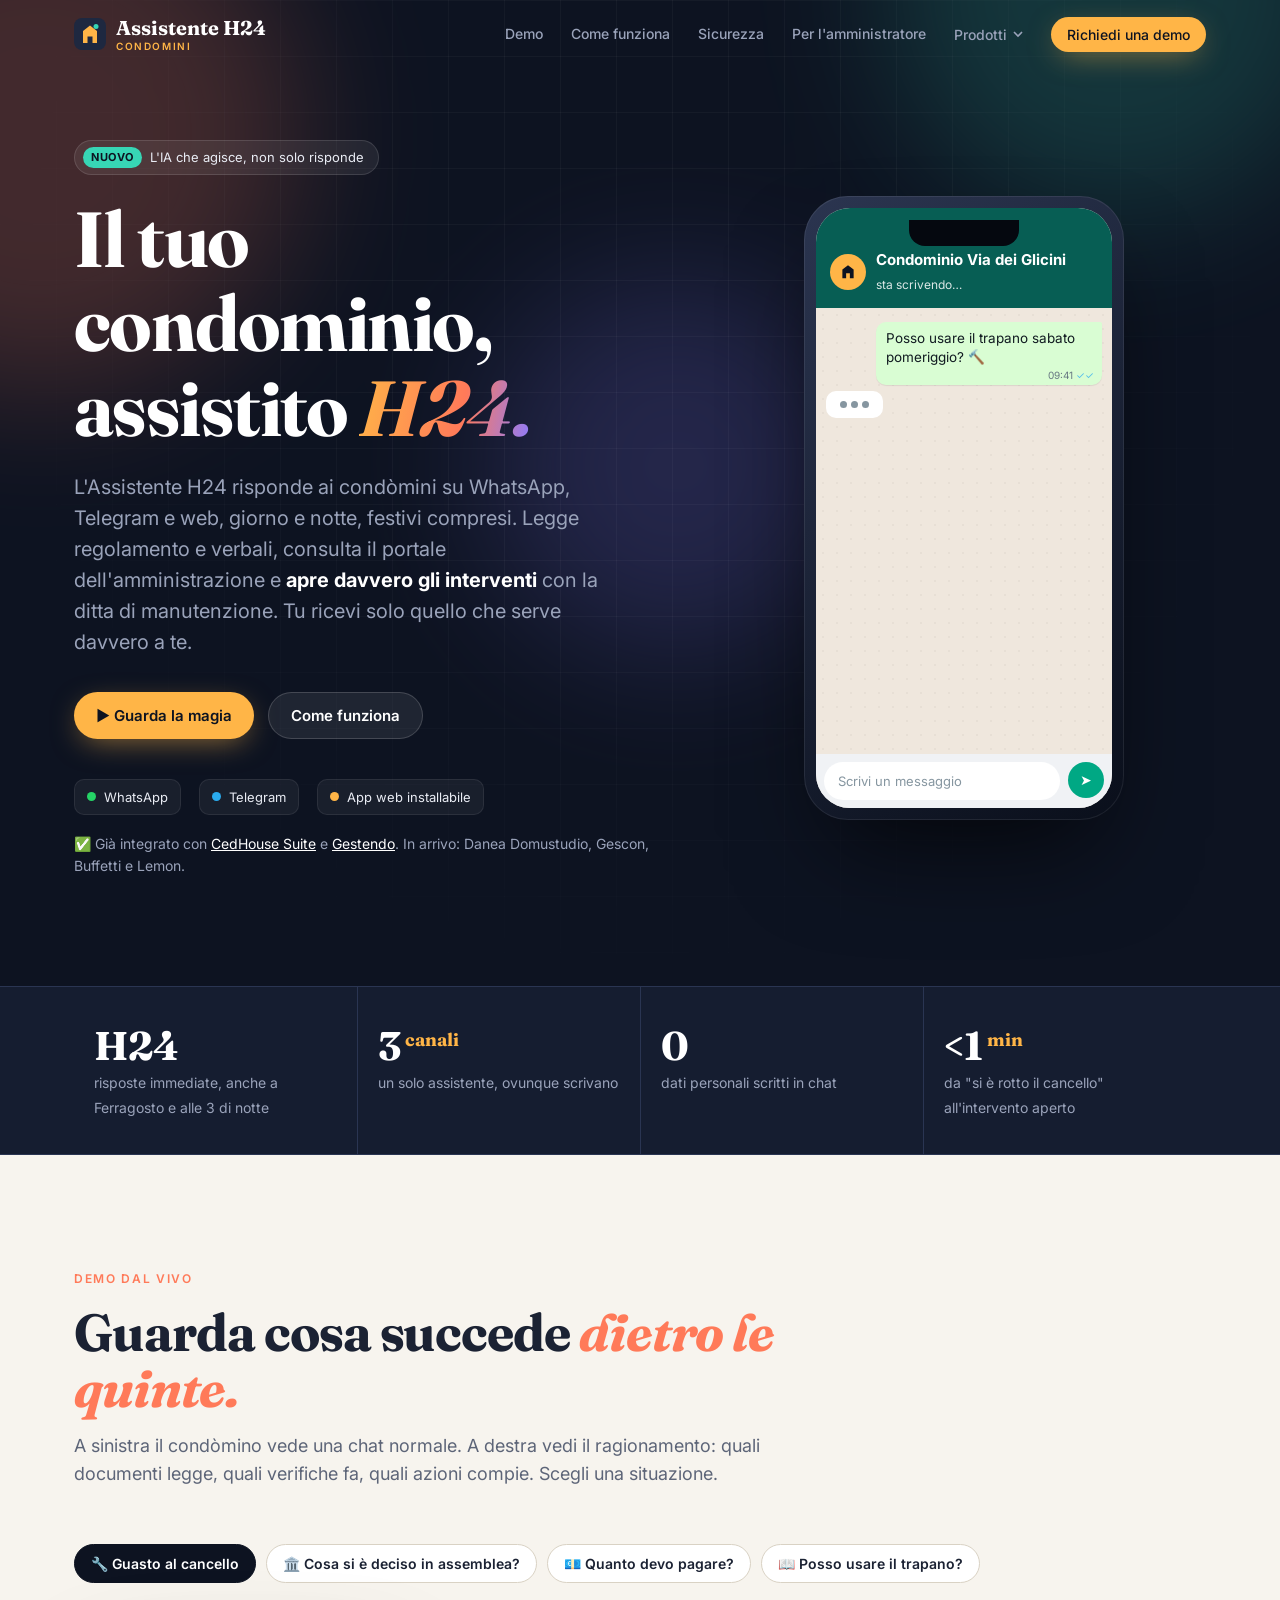
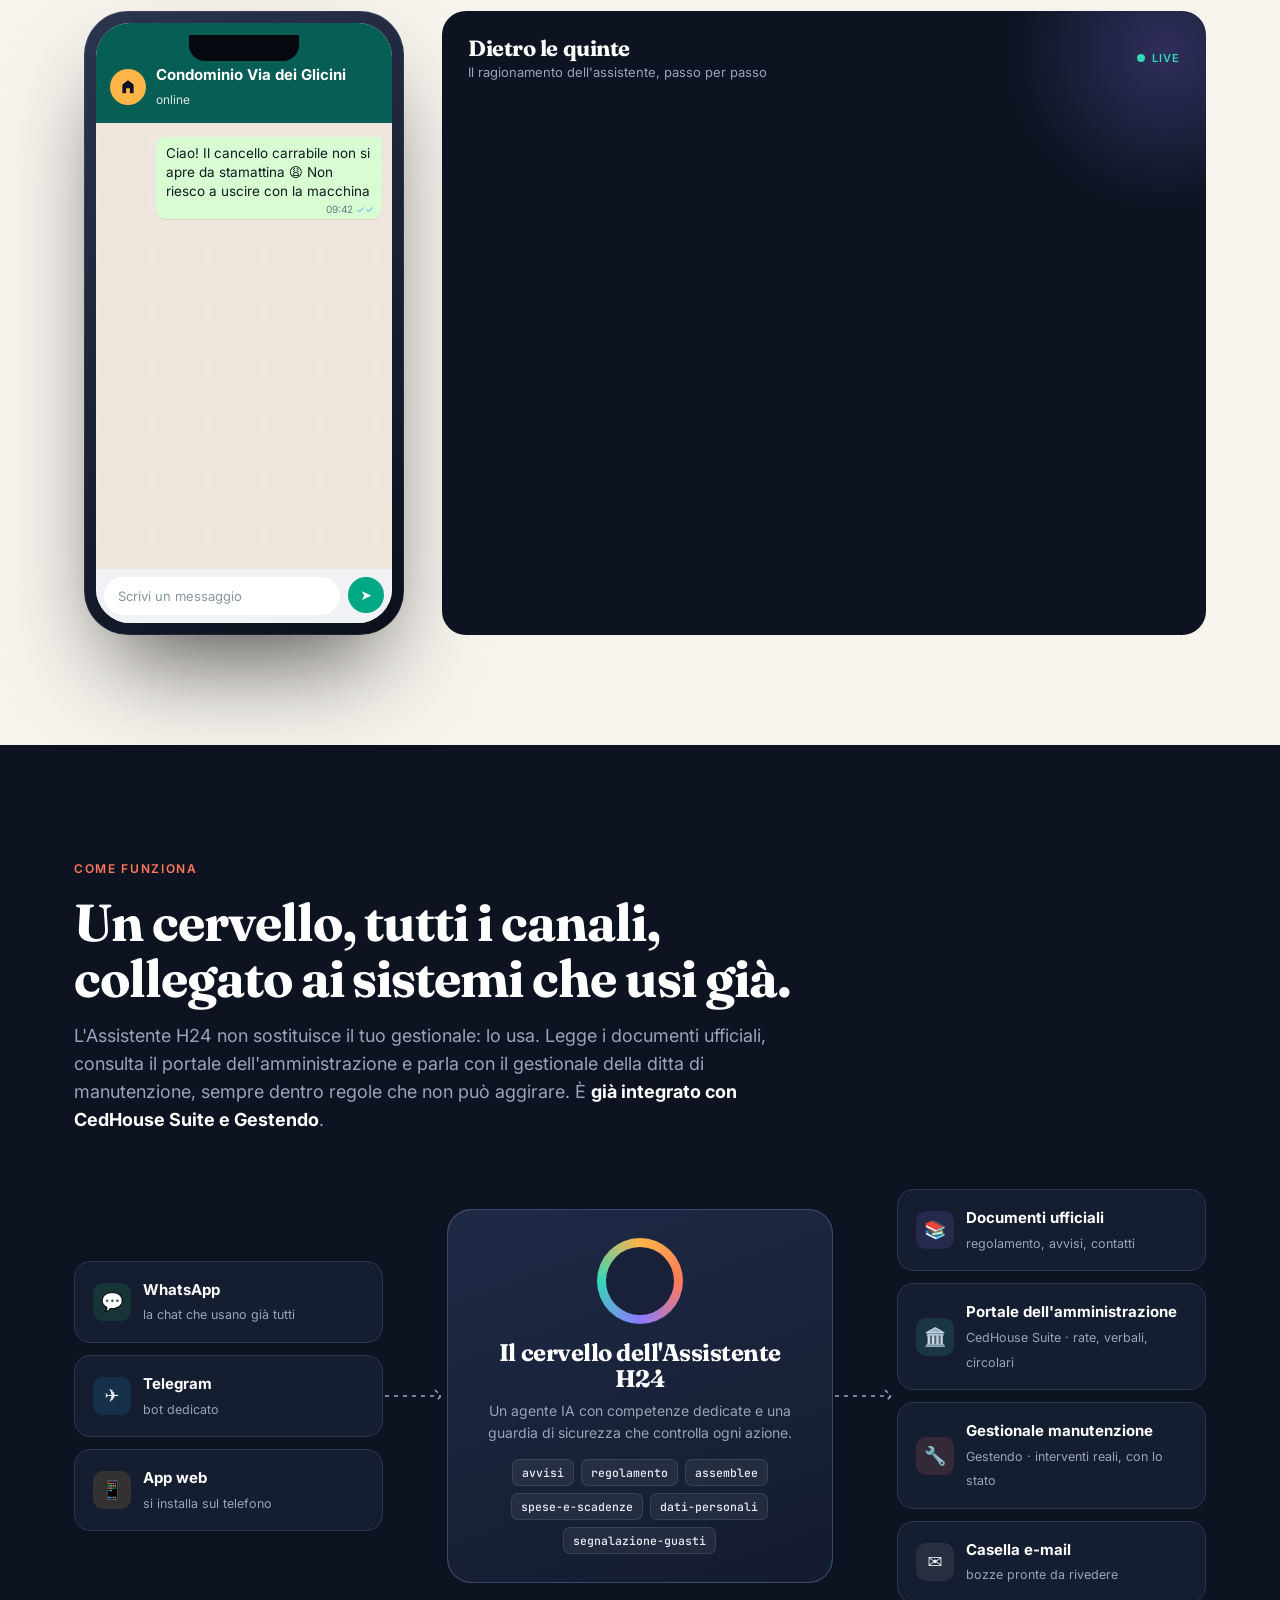
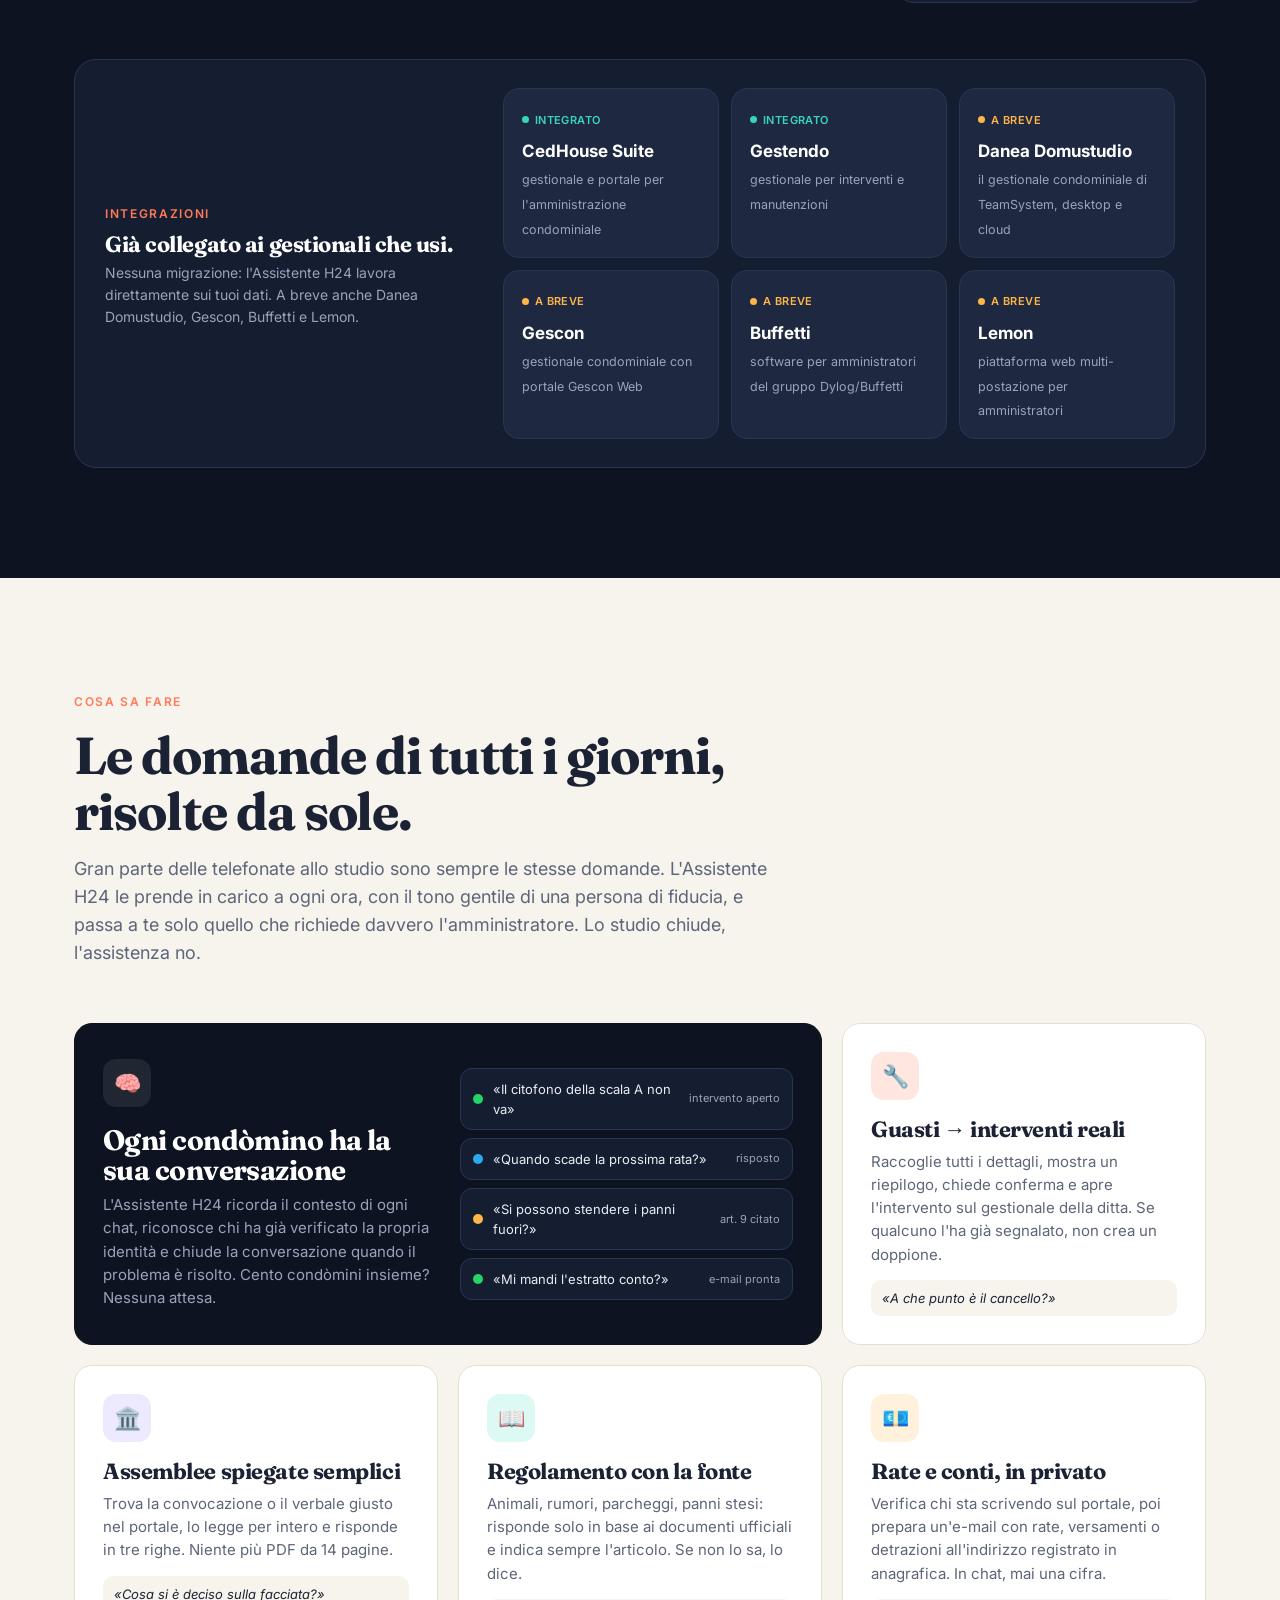
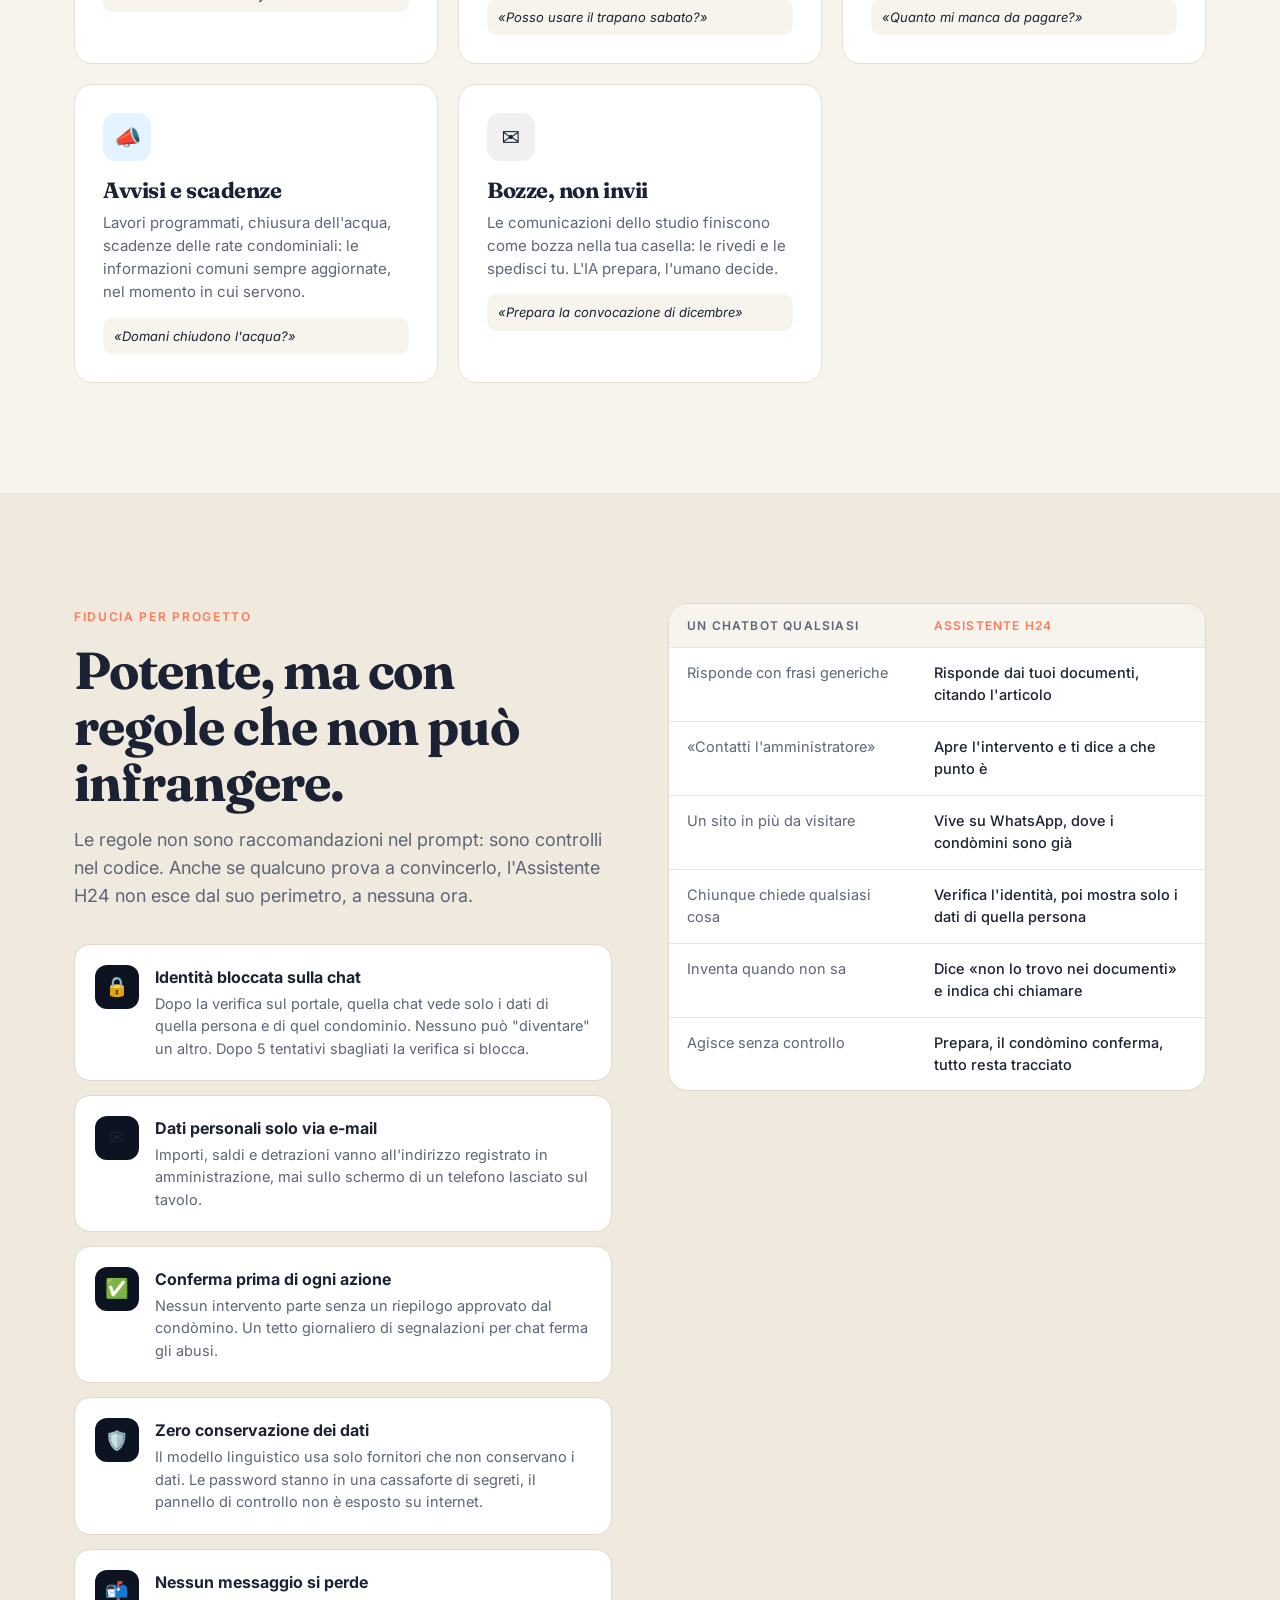
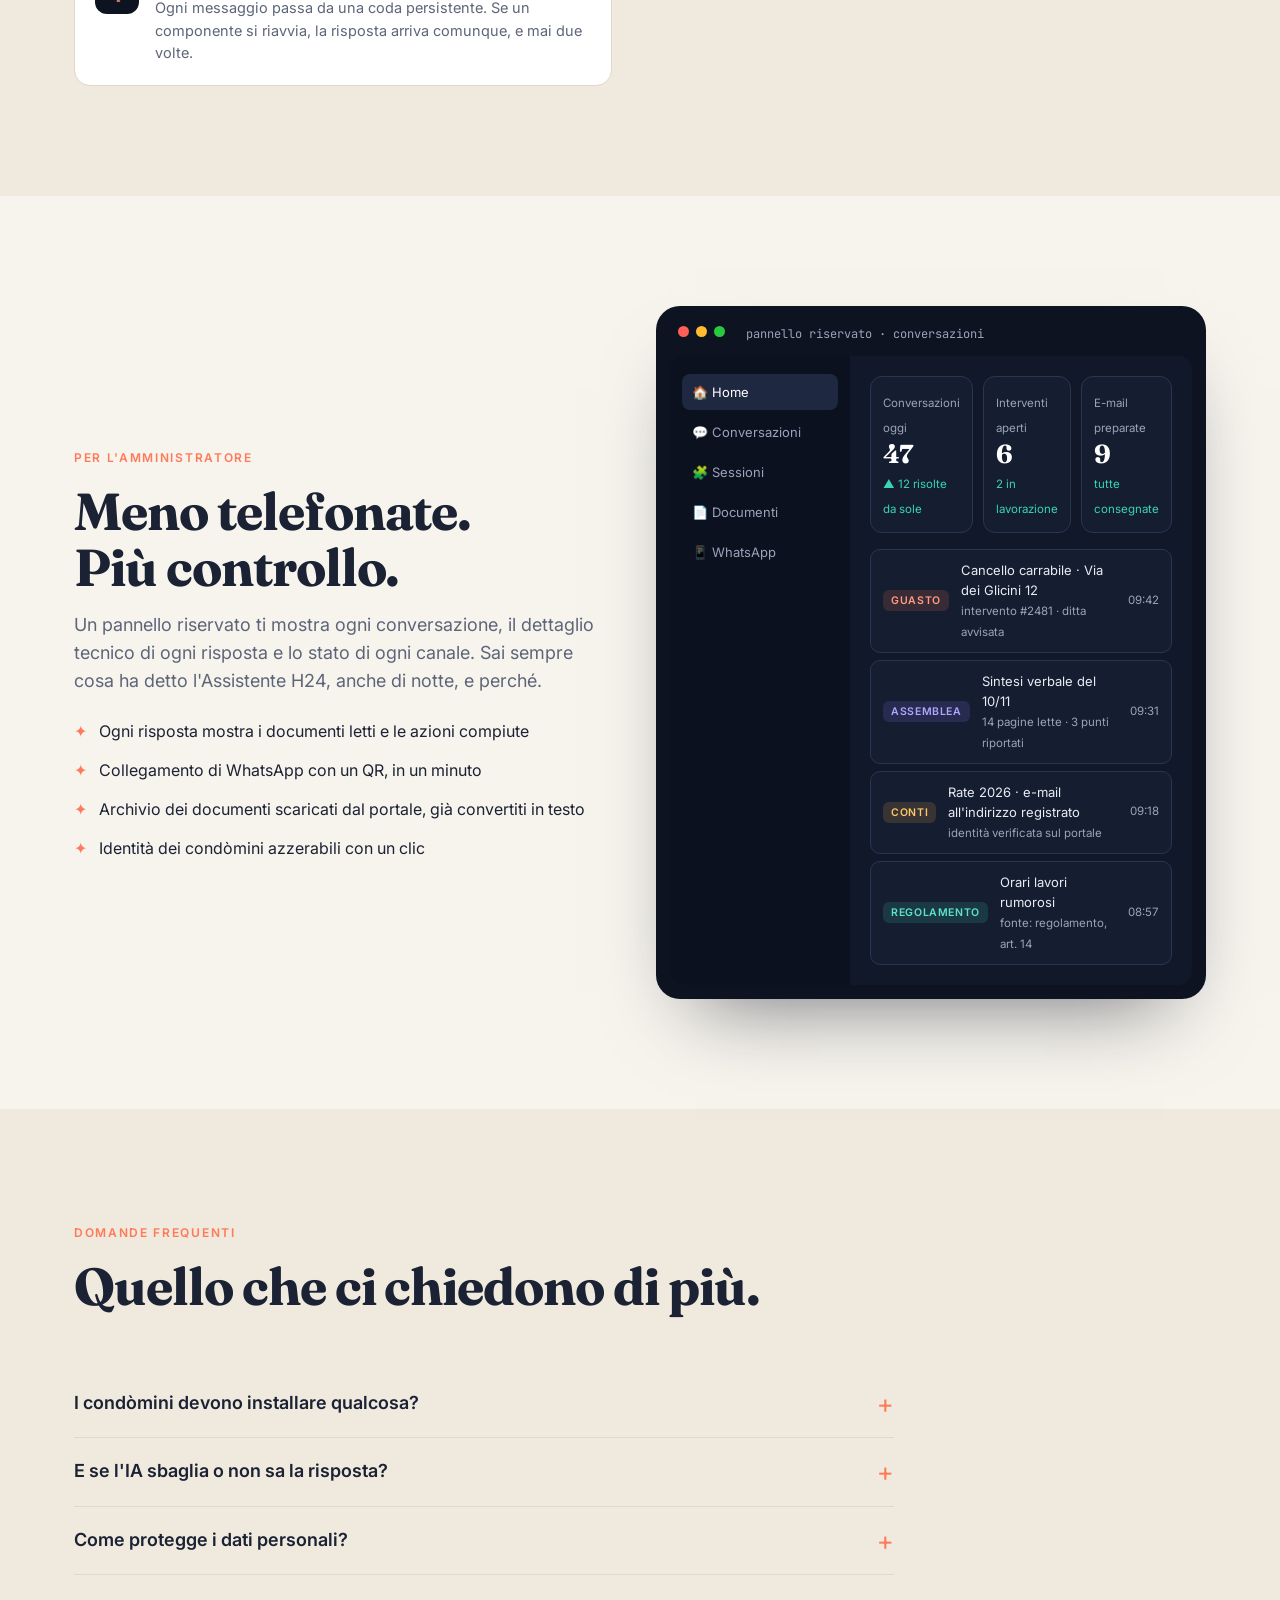
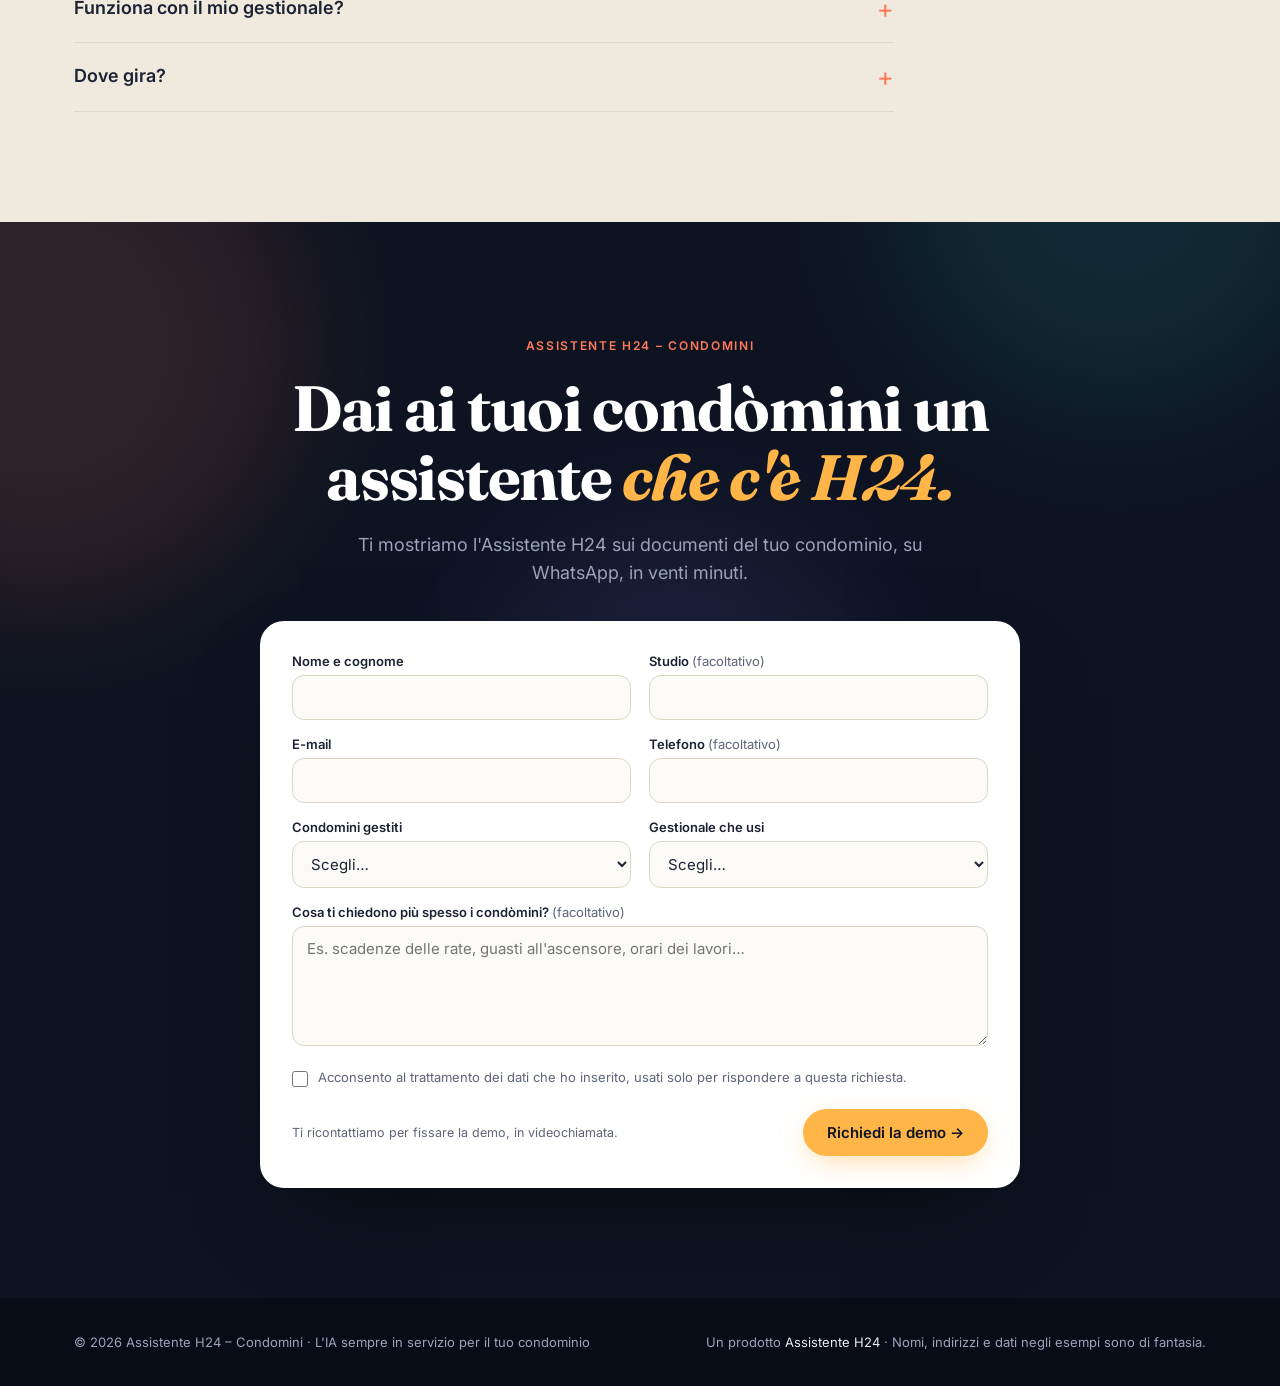
<file: condomini/index.html>
<!doctype html>
<html lang="it">
<head>
<meta charset="utf-8">
<meta name="viewport" content="width=device-width, initial-scale=1">
<script src="../assets/config.js"></script>
<title>Assistente H24 – Condomini · l'IA che non stacca mai</title>
<meta name="description" content="Assistente H24 – Condomini è l'assistente IA che risponde ai condòmini su WhatsApp, Telegram e web, 24 ore su 24, 7 giorni su 7: legge i documenti, consulta il portale dell'amministrazione e apre davvero gli interventi di manutenzione.">
<meta property="og:title" content="Assistente H24 – Condomini · l'IA che non stacca mai">
<meta property="og:description" content="Non un chatbot: un collega sempre in servizio. Risponde, verifica, agisce, H24. Su WhatsApp, Telegram e web.">
<link rel="canonical" href="https://assistenteh24.com/condomini/">
<meta property="og:type" content="website">
<meta property="og:url" content="https://assistenteh24.com/condomini/">
<meta name="theme-color" content="#0d1321">
<link rel="icon" href="data:image/svg+xml,%3Csvg xmlns='http://www.w3.org/2000/svg' viewBox='0 0 64 64'%3E%3Crect width='64' height='64' rx='16' fill='%230d1321'/%3E%3Cpath d='M18 50V26l14-11 14 11v24H37V37H27v13z' fill='%23ffb547'/%3E%3Ccircle cx='44' cy='17' r='5' fill='%2337d6b5'/%3E%3C/svg%3E">
<link rel="preconnect" href="https://fonts.googleapis.com">
<link rel="preconnect" href="https://fonts.gstatic.com" crossorigin>
<link href="https://fonts.googleapis.com/css2?family=Fraunces:opsz,wght@9..144,500;9..144,700&family=Inter:wght@400;500;600;700&family=JetBrains+Mono:wght@400;500&display=swap" rel="stylesheet">
<link rel="stylesheet" href="../assets/shared.css">
<style>
:root{
  --ink:#0d1321; --ink-2:#151d30; --ink-3:#1e2840; --line:#2a3552;
  --paper:#f7f4ee; --paper-2:#efe9de; --text:#1b2233; --muted:#5d6578;
  --on-ink:#e9ecf4; --on-ink-muted:#9aa3ba;
  --amber:#ffb547; --coral:#ff7a59; --teal:#37d6b5; --violet:#8b7bff;
  --bubble-in:#ffffff; --bubble-out:#d9fdd3; --chat-bg:#efe7dd;
  --radius:18px; --max:1180px;
}
*{box-sizing:border-box;margin:0;padding:0}
html{scroll-behavior:smooth}
body{font-family:Inter,system-ui,sans-serif;background:var(--paper);color:var(--text);line-height:1.55;-webkit-font-smoothing:antialiased;overflow-x:hidden}
a{color:inherit}
h1,h2,h3{font-family:Fraunces,Georgia,serif;font-weight:700;line-height:1.08;letter-spacing:-.02em}
.wrap{max-width:var(--max);margin:0 auto;padding:0 24px}
@media (max-width:600px){.wrap{padding:0 16px}}
.eyebrow{font:600 12px/1 Inter;letter-spacing:.14em;text-transform:uppercase;color:var(--coral)}
.mono{font-family:"JetBrains Mono",monospace}

/* NAV */
nav{position:fixed;inset:0 0 auto 0;z-index:50;transition:background .3s,backdrop-filter .3s}
nav.scrolled{background:rgba(13,19,33,.82);backdrop-filter:blur(14px);border-bottom:1px solid rgba(255,255,255,.06)}
nav .wrap{display:flex;align-items:center;justify-content:space-between;height:68px}
.logo{display:flex;align-items:center;gap:10px;color:#fff;text-decoration:none;font:700 20px Fraunces,serif}
.logo svg{width:32px;height:32px;flex:none}
.logo span{display:flex;flex-direction:column;line-height:1.05}
.logo small{font:600 10px/1 Inter;letter-spacing:.16em;text-transform:uppercase;color:var(--amber);margin-top:3px}
@media (max-width:420px){.logo{font-size:17px}.navlinks .btn{padding:8px 12px;font-size:13px}}
.navlinks{display:flex;gap:28px;align-items:center}
.navlinks > a{color:var(--on-ink-muted);text-decoration:none;font-size:14px;font-weight:500}
.navlinks > a:hover{color:#fff}
.btn{display:inline-flex;align-items:center;gap:8px;border:0;cursor:pointer;border-radius:999px;font:600 15px Inter;padding:13px 22px;text-decoration:none;transition:transform .15s,box-shadow .2s,background .2s}
.btn:hover{transform:translateY(-1px)}
.btn-primary{background:var(--amber);color:var(--ink);box-shadow:0 8px 30px -8px rgba(255,181,71,.6)}
.btn-ghost{background:rgba(255,255,255,.08);color:#fff;border:1px solid rgba(255,255,255,.16)}
.navlinks .btn{padding:9px 16px;font-size:14px;color:var(--ink)}
@media (max-width:820px){.navlinks > a:not(.btn){display:none}.navlinks{gap:16px}}

/* HERO */
.hero{background:var(--ink);color:var(--on-ink);position:relative;overflow:hidden;padding:140px 0 110px}
.aurora{position:absolute;inset:-20% -10% auto -10%;height:120%;pointer-events:none;filter:blur(70px);opacity:.55}
.aurora span{position:absolute;border-radius:50%;animation:float 18s ease-in-out infinite}
.aurora span:nth-child(1){width:520px;height:520px;background:#ff7a5966;left:-6%;top:6%}
.aurora span:nth-child(2){width:460px;height:460px;background:#37d6b555;right:4%;top:-4%;animation-delay:-6s}
.aurora span:nth-child(3){width:380px;height:380px;background:#8b7bff55;left:40%;top:40%;animation-delay:-12s}
@keyframes float{0%,100%{transform:translate(0,0) scale(1)}50%{transform:translate(40px,-30px) scale(1.08)}}
.grid-bg{position:absolute;inset:0;background-image:linear-gradient(rgba(255,255,255,.035) 1px,transparent 1px),linear-gradient(90deg,rgba(255,255,255,.035) 1px,transparent 1px);background-size:56px 56px;mask-image:radial-gradient(ellipse at 50% 30%,#000 30%,transparent 75%)}
.hero .wrap{position:relative;display:grid;grid-template-columns:1.1fr .9fr;gap:56px;align-items:center}
@media (max-width:960px){.hero .wrap{grid-template-columns:1fr}.hero{padding:120px 0 80px}}
.pill{display:inline-flex;align-items:center;gap:8px;padding:6px 14px 6px 8px;border-radius:999px;background:rgba(255,255,255,.07);border:1px solid rgba(255,255,255,.12);font-size:13px;color:var(--on-ink)}
.pill b{background:var(--teal);color:var(--ink);border-radius:999px;padding:2px 8px;font-size:11px;letter-spacing:.05em}
.hero h1{font-size:clamp(42px,6.4vw,78px);margin:22px 0 22px;color:#fff}
.hero h1 em{font-style:italic;background:linear-gradient(100deg,var(--amber),var(--coral) 60%,var(--violet));-webkit-background-clip:text;background-clip:text;color:transparent}
.hero p.lead{font-size:clamp(17px,2vw,20px);color:var(--on-ink-muted);max-width:560px}
.hero .ctas{display:flex;gap:14px;margin-top:34px;flex-wrap:wrap}
.channels{display:flex;gap:18px;margin-top:40px;align-items:center;flex-wrap:wrap;color:var(--on-ink-muted);font-size:13px}
.chan{display:flex;align-items:center;gap:8px;padding:7px 12px;border-radius:10px;background:rgba(255,255,255,.05);border:1px solid rgba(255,255,255,.08);color:var(--on-ink)}
.chan i{width:9px;height:9px;border-radius:50%;display:inline-block}

/* PHONE */
.phone{width:320px;max-width:100%;margin:0 auto;border-radius:44px;padding:12px;background:linear-gradient(145deg,#2b3550,#0a0f1b);box-shadow:0 50px 100px -30px rgba(0,0,0,.7),0 0 0 1px rgba(255,255,255,.08) inset;position:relative}
.phone .screen{border-radius:34px;overflow:hidden;background:var(--chat-bg);height:600px;display:flex;flex-direction:column;position:relative}
.phone .notch{position:absolute;top:12px;left:50%;transform:translateX(-50%);width:110px;height:26px;background:#05080f;border-radius:0 0 16px 16px;z-index:3}
.chat-head{background:#075e54;color:#fff;padding:40px 14px 12px;display:flex;align-items:center;gap:10px;flex-shrink:0}
.chat-head .av{width:36px;height:36px;border-radius:50%;background:var(--amber);display:grid;place-items:center;flex-shrink:0}
.chat-head .av svg{width:20px;height:20px}
.chat-head b{display:block;font-size:15px}
.chat-head small{font-size:12px;opacity:.85}
.chat-body{flex:1;overflow-y:auto;padding:14px 10px;display:flex;flex-direction:column;gap:6px;scroll-behavior:smooth;background-image:radial-gradient(rgba(0,0,0,.035) 1px,transparent 1px);background-size:14px 14px;scrollbar-width:none}
.chat-body::-webkit-scrollbar{display:none}
.msg{max-width:82%;padding:7px 10px 18px;border-radius:10px;font-size:13.5px;line-height:1.42;position:relative;box-shadow:0 1px 1px rgba(0,0,0,.08);white-space:pre-line;animation:pop .28s ease-out both;color:#111b21}
.msg .t{position:absolute;right:8px;bottom:3px;font-size:10px;color:#667781}
.msg.in{background:var(--bubble-in);align-self:flex-start;border-top-left-radius:2px}
.msg.out{background:var(--bubble-out);align-self:flex-end;border-top-right-radius:2px}
.msg.out .t::after{content:" ✓✓";color:#53bdeb}
@keyframes pop{from{opacity:0;transform:translateY(8px) scale(.97)}to{opacity:1;transform:none}}
.typing{align-self:flex-start;background:#fff;border-radius:10px;padding:10px 14px;display:flex;gap:4px;animation:pop .2s both}
.typing i{width:7px;height:7px;border-radius:50%;background:#8696a0;animation:blink 1.2s infinite}
.typing i:nth-child(2){animation-delay:.2s}.typing i:nth-child(3){animation-delay:.4s}
@keyframes blink{0%,60%,100%{opacity:.3;transform:translateY(0)}30%{opacity:1;transform:translateY(-3px)}}
.chat-input{display:flex;gap:8px;padding:8px;background:#f0f2f5;flex-shrink:0}
.chat-input div{flex:1;background:#fff;border-radius:20px;padding:9px 14px;font-size:13px;color:#8696a0;white-space:nowrap;overflow:hidden;text-overflow:ellipsis}
.chat-input span{width:36px;height:36px;border-radius:50%;background:#00a884;display:grid;place-items:center;color:#fff;font-size:14px;flex-shrink:0}
.float-card{position:absolute;background:#fff;color:var(--text);border-radius:14px;padding:12px 14px;box-shadow:0 20px 50px -15px rgba(0,0,0,.5);font-size:12.5px;display:flex;gap:10px;align-items:center;z-index:4;opacity:0;transform:translateY(10px);transition:all .5s cubic-bezier(.2,.8,.2,1)}
.float-card.show{opacity:1;transform:none}
.float-card .ic{width:32px;height:32px;border-radius:9px;display:grid;place-items:center;font-size:16px;flex-shrink:0}
.float-card b{display:block;font-size:13px}
.float-card small{color:var(--muted)}
.fc1{left:-70px;top:150px}.fc2{right:-60px;top:330px}.fc3{left:-50px;bottom:70px}
@media (max-width:1100px){.fc1{left:-20px}.fc2{right:-10px}.fc3{left:-10px}}
@media (max-width:420px){.float-card{display:none}}
.phone-wrap{position:relative}

/* STATS */
.stats{background:var(--ink-2);color:var(--on-ink);border-top:1px solid var(--line);border-bottom:1px solid var(--line)}
.stats .wrap{display:grid;grid-template-columns:repeat(4,1fr)}
.stat{padding:34px 20px;border-left:1px solid var(--line)}
.stat:first-child{border-left:0}
.stat b{font:700 40px Fraunces,serif;color:#fff;display:block}
.stat b sup{font-size:18px;color:var(--amber)}
.stat span{color:var(--on-ink-muted);font-size:14px}
@media (max-width:760px){.stats .wrap{grid-template-columns:1fr 1fr}.stat:nth-child(3){border-left:0}.stat{border-top:1px solid var(--line)}.stat:nth-child(-n+2){border-top:0}}

section{padding:110px 0}
@media (max-width:700px){section{padding:76px 0}}
.sec-head{max-width:720px;margin-bottom:56px}
.sec-head h2{font-size:clamp(32px,4.4vw,52px);margin:14px 0 16px}
.sec-head p{font-size:18px;color:var(--muted)}

/* DEMO */
#demo{background:var(--paper)}
.tabs{display:flex;gap:10px;flex-wrap:wrap;margin-bottom:28px}
.tab{border:1px solid #d9d2c4;background:#fff;color:var(--text);border-radius:999px;padding:10px 16px;font:600 14px Inter;cursor:pointer;display:flex;align-items:center;gap:8px;transition:all .2s}
.tab:hover{border-color:var(--ink)}
.tab[aria-selected="true"]{background:var(--ink);color:#fff;border-color:var(--ink)}
.stage{display:grid;grid-template-columns:340px 1fr;gap:28px;align-items:stretch}
@media (max-width:900px){.stage{grid-template-columns:1fr}}
.backstage{background:var(--ink);color:var(--on-ink);border-radius:24px;padding:26px;display:flex;flex-direction:column;min-height:624px;position:relative;overflow:hidden}
.backstage::before{content:"";position:absolute;right:-120px;top:-120px;width:320px;height:320px;border-radius:50%;background:radial-gradient(#8b7bff44,transparent 70%)}
.bs-head{display:flex;justify-content:space-between;align-items:center;margin-bottom:18px;position:relative}
.bs-head h3{font-size:22px;color:#fff}
.bs-head small{color:var(--on-ink-muted);font-size:13px;display:block;font-family:Inter;font-weight:400;letter-spacing:0;margin-top:4px}
.live{display:flex;align-items:center;gap:7px;font:600 11px Inter;letter-spacing:.1em;color:var(--teal)}
.live i{width:8px;height:8px;border-radius:50%;background:var(--teal);box-shadow:0 0 0 0 var(--teal);animation:pulse 1.6s infinite}
@keyframes pulse{0%{box-shadow:0 0 0 0 #37d6b588}100%{box-shadow:0 0 0 10px #37d6b500}}
.timeline{flex:1;display:flex;flex-direction:column;gap:10px;position:relative}
.ev{display:grid;grid-template-columns:30px 1fr;gap:12px;animation:pop .35s both}
.ev .dot{width:30px;height:30px;border-radius:9px;display:grid;place-items:center;font-size:14px;background:var(--ink-3);border:1px solid var(--line)}
.ev.think .dot{background:#8b7bff22;border-color:#8b7bff66}
.ev.tool .dot{background:#37d6b522;border-color:#37d6b566}
.ev.guard .dot{background:#ffb54722;border-color:#ffb54766}
.ev.done .dot{background:#ff7a5922;border-color:#ff7a5966}
.ev .body{background:var(--ink-2);border:1px solid var(--line);border-radius:12px;padding:10px 13px;font-size:13.5px}
.ev .body .k{font:500 12px "JetBrains Mono",monospace;color:var(--teal)}
.ev.think .body .k{color:var(--violet)}
.ev.guard .body .k{color:var(--amber)}
.ev.done .body .k{color:var(--coral)}
.ev .body p{color:var(--on-ink);margin-top:3px}
.ev .body code{font:12px "JetBrains Mono",monospace;color:var(--on-ink-muted);display:block;margin-top:5px;white-space:pre-wrap;word-break:break-word}
.ev .spinner{display:inline-block;width:10px;height:10px;border:2px solid var(--teal);border-right-color:transparent;border-radius:50%;animation:spin .7s linear infinite;margin-left:6px;vertical-align:-1px}
@keyframes spin{to{transform:rotate(360deg)}}
.result{margin-top:16px;background:#fff;color:var(--text);border-radius:16px;padding:16px 18px;display:none;gap:14px;align-items:flex-start;animation:pop .45s both;position:relative}
.result.show{display:flex}
.result .ic{width:44px;height:44px;border-radius:12px;display:grid;place-items:center;font-size:22px;flex-shrink:0}
.result b{font-size:15px;display:block}
.result p{font-size:13.5px;color:var(--muted);margin-top:2px}
.result .meta{display:flex;gap:8px;flex-wrap:wrap;margin-top:9px}
.result .meta span{font:500 11.5px "JetBrains Mono",monospace;background:var(--paper-2);padding:3px 8px;border-radius:6px;color:var(--text)}
.replay{position:absolute;right:18px;bottom:16px;background:transparent;border:1px solid var(--line);color:var(--on-ink-muted);border-radius:999px;padding:7px 13px;font:500 12px Inter;cursor:pointer;display:none}
.replay.show{display:block}
.replay:hover{color:#fff;border-color:#fff}
.bs-empty{color:var(--on-ink-muted);font-size:14px;margin:auto;text-align:center;max-width:280px}

/* HOW */
.how{background:var(--ink);color:var(--on-ink)}
.how .sec-head p{color:var(--on-ink-muted)}
.how h2{color:#fff}
.flow{display:grid;grid-template-columns:1fr 64px 1.25fr 64px 1fr;align-items:center}
@media (max-width:900px){.flow{grid-template-columns:1fr}.flow .arrow{transform:rotate(90deg);height:50px}}
.col{display:flex;flex-direction:column;gap:12px}
.node{background:var(--ink-2);border:1px solid var(--line);border-radius:16px;padding:16px 18px;display:flex;gap:12px;align-items:center}
.node .ic{width:38px;height:38px;border-radius:10px;display:grid;place-items:center;font-size:18px;flex-shrink:0}
.node b{color:#fff;display:block;font-size:15px}
.node small{color:var(--on-ink-muted);font-size:12.5px}
.brain{border-radius:24px;padding:28px;background:linear-gradient(160deg,#1f2a47,#141b2e);border:1px solid #3a4770;position:relative;overflow:hidden;text-align:center}
.brain::after{content:"";position:absolute;inset:-1px;border-radius:24px;padding:1px;background:linear-gradient(120deg,var(--amber),var(--coral),var(--violet),var(--teal));-webkit-mask:linear-gradient(#000 0 0) content-box,linear-gradient(#000 0 0);-webkit-mask-composite:xor;mask-composite:exclude;opacity:.7}
.brain .orb{width:86px;height:86px;margin:0 auto 16px;border-radius:50%;background:conic-gradient(from 0deg,var(--amber),var(--coral),var(--violet),var(--teal),var(--amber));animation:spin 9s linear infinite;display:grid;place-items:center}
.brain .orb::before{content:"";width:68px;height:68px;border-radius:50%;background:#18203a}
.brain h3{color:#fff;font-size:24px}
.brain p{color:var(--on-ink-muted);font-size:14px;margin:8px 0 16px}
.chips{display:flex;flex-wrap:wrap;gap:7px;justify-content:center}
.chips span{font:500 11.5px "JetBrains Mono",monospace;padding:5px 9px;border-radius:7px;background:rgba(255,255,255,.06);border:1px solid rgba(255,255,255,.1);color:var(--on-ink)}
.integr{margin-top:56px;padding:28px 30px;border-radius:22px;background:var(--ink-2);border:1px solid var(--line);display:grid;grid-template-columns:1.1fr 2fr;gap:28px;align-items:center}
@media (max-width:900px){.integr{grid-template-columns:1fr;padding:24px 20px}}
.integr h3{color:#fff;font-size:22px;margin:8px 0 6px}
.integr p{color:var(--on-ink-muted);font-size:14px;margin:0}
.integr-list{display:grid;grid-template-columns:1fr 1fr 1fr;gap:12px}
@media (max-width:700px){.integr-list{grid-template-columns:1fr}}
.partner{display:block;text-decoration:none;padding:16px 18px;border-radius:16px;background:var(--ink-3);border:1px solid var(--line);transition:border-color .2s}
a.partner:hover{border-color:var(--teal)}
.partner .st{display:inline-flex;align-items:center;gap:6px;font:600 11px Inter;letter-spacing:.04em;text-transform:uppercase;color:var(--teal)}
.partner .st::before{content:"";width:7px;height:7px;border-radius:50%;background:currentColor}
.partner.soon .st{color:var(--amber)}
.partner b{display:block;color:#fff;font-size:17px;margin:8px 0 2px}
.partner small{color:var(--on-ink-muted);font-size:12.5px}
.arrow{display:flex;align-items:center;justify-content:center;height:100%}
.arrow svg{width:64px;height:24px;overflow:visible}
.arrow path{stroke:var(--on-ink-muted);stroke-width:1.5;fill:none;stroke-dasharray:4 5;animation:dash 1.2s linear infinite}
@keyframes dash{to{stroke-dashoffset:-18}}

/* FEATURES */
.feat-grid{display:grid;grid-template-columns:repeat(3,1fr);gap:20px}
@media (max-width:900px){.feat-grid{grid-template-columns:1fr 1fr}}
@media (max-width:600px){.feat-grid{grid-template-columns:1fr}}
.feat{background:#fff;border:1px solid #e6dfd1;border-radius:var(--radius);padding:28px;transition:transform .25s,box-shadow .25s}
.feat:hover{transform:translateY(-4px);box-shadow:0 24px 50px -28px rgba(13,19,33,.35)}
.feat .ic{width:48px;height:48px;border-radius:13px;display:grid;place-items:center;font-size:22px;margin-bottom:18px}
.feat h3{font-size:22px;margin-bottom:8px}
.feat p{color:var(--muted);font-size:15px}
.feat .q{margin-top:14px;font-size:13px;color:var(--text);background:var(--paper);border-radius:10px;padding:8px 11px;font-style:italic}
.feat.big{grid-column:span 2;background:var(--ink);color:var(--on-ink);border-color:var(--ink);display:grid;grid-template-columns:1fr 1fr;gap:24px;align-items:center}
.feat.big h3{color:#fff;font-size:28px}
.feat.big p{color:var(--on-ink-muted)}
@media (max-width:900px){.feat.big{grid-column:span 2;grid-template-columns:1fr}}
@media (max-width:600px){.feat.big{grid-column:span 1}}
.mini-chats{display:flex;flex-direction:column;gap:8px}
.mini{display:flex;align-items:center;gap:10px;background:var(--ink-2);border:1px solid var(--line);border-radius:12px;padding:10px 12px;font-size:13px}
.mini i{width:10px;height:10px;border-radius:50%;flex-shrink:0}
.mini span{flex:1;color:var(--on-ink)}
.mini small{color:var(--on-ink-muted);font-size:11px}

/* TRUST */
.trust{background:var(--paper-2)}
.trust-grid{display:grid;grid-template-columns:1fr 1fr;gap:56px;align-items:start}
@media (max-width:900px){.trust-grid{grid-template-columns:1fr}}
.rules{display:flex;flex-direction:column;gap:14px}
.rule{display:grid;grid-template-columns:44px 1fr;gap:16px;background:#fff;border-radius:16px;padding:20px;border:1px solid #e0d8c8}
.rule .ic{width:44px;height:44px;border-radius:12px;background:var(--ink);display:grid;place-items:center;font-size:19px}
.rule b{font-size:16px;display:block;margin-bottom:3px}
.rule p{color:var(--muted);font-size:14.5px}
.vs{background:#fff;border-radius:20px;border:1px solid #e0d8c8;overflow:hidden}
.vs table{width:100%;border-collapse:collapse;font-size:14.5px}
.vs th,.vs td{padding:14px 18px;text-align:left;border-bottom:1px solid #eee6d8;vertical-align:top}
.vs th{font:600 12px Inter;letter-spacing:.1em;text-transform:uppercase;color:var(--muted);background:var(--paper)}
.vs th:last-child{color:var(--coral)}
.vs td:first-child{color:var(--muted);width:46%}
.vs td:last-child{font-weight:500}
.vs tr:last-child td{border-bottom:0}

/* ADMIN */
.admin-mock{background:var(--ink);border-radius:24px;padding:14px;box-shadow:0 40px 80px -40px rgba(13,19,33,.6)}
.win-bar{display:flex;gap:7px;padding:6px 8px 14px}
.win-bar i{width:11px;height:11px;border-radius:50%;background:#3a4560}
.win-bar i:nth-child(1){background:#ff5f57}.win-bar i:nth-child(2){background:#febc2e}.win-bar i:nth-child(3){background:#28c840}
.win-bar span{margin-left:14px;font:12px "JetBrains Mono",monospace;color:var(--on-ink-muted)}
.admin-ui{display:grid;grid-template-columns:180px 1fr;background:#111829;border-radius:14px;overflow:hidden;min-height:380px}
@media (max-width:700px){.admin-ui{grid-template-columns:1fr}.admin-side{display:none}}
.admin-side{background:#0b111e;padding:18px 12px;display:flex;flex-direction:column;gap:4px}
.admin-side a{font-size:13px;color:var(--on-ink-muted);padding:8px 10px;border-radius:8px;text-decoration:none}
.admin-side a.on{background:var(--ink-3);color:#fff}
.admin-main{padding:20px;color:var(--on-ink)}
.kpis{display:grid;grid-template-columns:repeat(3,1fr);gap:10px;margin-bottom:16px}
.kpi{background:var(--ink-2);border:1px solid var(--line);border-radius:12px;padding:12px}
.kpi small{color:var(--on-ink-muted);font-size:11.5px}
.kpi b{display:block;font:700 26px Fraunces,serif;color:#fff}
.kpi em{font-style:normal;font-size:11.5px;color:var(--teal)}
.rows{display:flex;flex-direction:column;gap:7px}
.row{display:grid;grid-template-columns:auto 1fr auto;gap:12px;align-items:center;background:var(--ink-2);border:1px solid var(--line);border-radius:10px;padding:10px 12px;font-size:13px}
.row .tag{font:600 10.5px Inter;letter-spacing:.06em;padding:4px 8px;border-radius:6px;text-transform:uppercase}
.row small{color:var(--on-ink-muted);font-size:11.5px}
.admin-copy ul{list-style:none;display:flex;flex-direction:column;gap:14px;margin-top:24px}
.admin-copy li{display:flex;gap:12px;font-size:16px}
.admin-copy li::before{content:"✦";color:var(--coral);flex-shrink:0}

/* FAQ */
.faq{max-width:820px}
details{border-bottom:1px solid #e0d8c8;padding:22px 0}
summary{cursor:pointer;font:600 18px Inter;list-style:none;display:flex;justify-content:space-between;gap:20px}
summary::-webkit-details-marker{display:none}
summary::after{content:"+";font:400 26px Inter;line-height:.9;color:var(--coral);transition:transform .2s}
details[open] summary::after{transform:rotate(45deg)}
details p{color:var(--muted);margin-top:12px;font-size:16px;max-width:720px}

/* CTA */
.cta{background:var(--ink);color:#fff;text-align:center;position:relative;overflow:hidden}
.cta h2{font-size:clamp(36px,5.5vw,64px);max-width:860px;margin:0 auto 20px}
.cta h2 em{font-style:italic;color:var(--amber)}
.cta > .wrap > p{color:var(--on-ink-muted);font-size:18px;max-width:600px;margin:0 auto 34px}
footer{background:#080c16;color:var(--on-ink-muted);padding:34px 0;font-size:13px}
footer .wrap{display:flex;justify-content:space-between;gap:20px;flex-wrap:wrap}

.reveal{opacity:0;transform:translateY(24px);transition:opacity .8s ease,transform .8s ease}
.reveal.in{opacity:1;transform:none}
@media (prefers-reduced-motion:reduce){
  *,*::before,*::after{animation-duration:.01ms!important;animation-iteration-count:1!important;transition-duration:.01ms!important}
  .reveal{opacity:1;transform:none}
}
</style>
</head>
<body>

<nav id="nav">
  <div class="wrap">
    <a href="./" class="logo" aria-label="Assistente H24 – Condomini">
      <svg viewBox="0 0 64 64" aria-hidden="true"><rect width="64" height="64" rx="16" fill="#1e2840"/><path d="M18 50V26l14-11 14 11v24H37V37H27v13z" fill="#ffb547"/><circle cx="44" cy="17" r="5" fill="#37d6b5"/></svg>
      <span>Assistente H24<small>Condomini</small></span>
    </a>
    <div class="navlinks">
      <a href="#demo">Demo</a>
      <a href="#come-funziona">Come funziona</a>
      <a href="#fiducia">Sicurezza</a>
      <a href="#amministratore">Per l'amministratore</a>
      <div class="dd">
        <button class="dd-btn" aria-expanded="false" aria-controls="dd-prodotti">Prodotti <svg viewBox="0 0 10 10" aria-hidden="true"><path d="M1 3l4 4 4-4" fill="none" stroke="currentColor" stroke-width="1.6"/></svg></button>
        <div class="dd-panel" id="dd-prodotti">
          <div class="dd-title">Prodotti Assistente H24</div>
          <a class="dd-item" href="./"><span class="di">🏢</span><span><b>Condomini <span class="tag">Disponibile</span></b><small>Stai guardando questo prodotto</small></span></a>
          <a class="dd-item" href="../segnalazioni/" data-feature="segnalazioni"><span class="di">🛠️</span><span><b>Segnalazioni <span class="tag soon">In arrivo</span></b><small>Interventi e squadre, con l'AI che suggerisce cosa fare</small></span></a>
          <div class="dd-item soon"><span class="di">📁</span><span><b>Studi professionali <span class="tag">In arrivo</span></b><small>Scadenze, documenti e domande dei clienti</small></span></div>
          <div data-feature="mcp">
            <div class="dd-title dd-sep">Connettori MCP</div>
            <a class="dd-item" href="../mcp/#cedhouse"><span class="di">🔌</span><span><b>MCP per CedHouse Suite <span class="tag soon">In arrivo</span></b><small>Rate, documenti e regolamento nel tuo assistente AI</small></span></a>
            <a class="dd-item" href="../mcp/#gestendo"><span class="di">🔧</span><span><b>MCP per Gestendo <span class="tag soon">In arrivo</span></b><small>Apri e segui gli interventi di manutenzione a parole</small></span></a>
          </div>
          <a class="dd-item" href="../"><span class="di">✦</span><span><b>La piattaforma Assistente H24</b><small>Agenti AI che imparano come lavori, per ogni settore</small></span></a>
        </div>
      </div>
      <a href="#contatti" class="btn btn-primary">Richiedi una demo</a>
    </div>
  </div>
</nav>

<header class="hero">
  <div class="aurora" aria-hidden="true"><span></span><span></span><span></span></div>
  <div class="grid-bg" aria-hidden="true"></div>
  <div class="wrap">
    <div>
      <span class="pill"><b>NUOVO</b> L'IA che agisce, non solo risponde</span>
      <h1>Il tuo condominio, assistito <em>H24.</em></h1>
      <p class="lead">L'Assistente H24 risponde ai condòmini su WhatsApp, Telegram e web, giorno e notte, festivi compresi. Legge regolamento e verbali, consulta il portale dell'amministrazione e <strong style="color:#fff">apre davvero gli interventi</strong> con la ditta di manutenzione. Tu ricevi solo quello che serve davvero a te.</p>
      <div class="ctas">
        <a href="#demo" class="btn btn-primary">▶ Guarda la magia</a>
        <a href="#come-funziona" class="btn btn-ghost">Come funziona</a>
      </div>
      <div class="channels">
        <span class="chan"><i style="background:#25d366"></i>WhatsApp</span>
        <span class="chan"><i style="background:#2aabee"></i>Telegram</span>
        <span class="chan"><i style="background:var(--amber)"></i>App web installabile</span>
      </div>
      <p style="margin-top:18px;font-size:14px;color:var(--on-ink-muted)">✅ Già integrato con <a href="https://www.cedhousesuite.com/" target="_blank" rel="noopener" style="color:#fff">CedHouse Suite</a> e <a href="https://www.gestendo.it/" target="_blank" rel="noopener" style="color:#fff">Gestendo</a>. In arrivo: Danea Domustudio, Gescon, Buffetti e Lemon.</p>
    </div>
    <div class="phone-wrap">
      <div class="phone" aria-label="Esempio di conversazione su WhatsApp">
        <div class="screen">
          <div class="notch"></div>
          <div class="chat-head">
            <div class="av"><svg viewBox="0 0 64 64"><path d="M14 52V24l18-14 18 14v28H38V36H26v16z" fill="#0d1321"/></svg></div>
            <div><b>Condominio Via dei Glicini</b><small id="hero-status">online</small></div>
          </div>
          <div class="chat-body" id="hero-chat"></div>
          <div class="chat-input"><div>Scrivi un messaggio</div><span>➤</span></div>
        </div>
      </div>
      <div class="float-card fc1" id="fc1"><div class="ic" style="background:#ede9ff">📄</div><div><b>Regolamento, art. 14</b><small>fonte citata nella risposta</small></div></div>
      <div class="float-card fc2" id="fc2"><div class="ic" style="background:#dcfaf3">🔧</div><div><b>Intervento #2481 creato</b><small>sul gestionale della ditta</small></div></div>
      <div class="float-card fc3" id="fc3"><div class="ic" style="background:#fff1dc">🔒</div><div><b>Identità verificata</b><small>sul portale dell'amministrazione</small></div></div>
    </div>
  </div>
</header>

<div class="stats">
  <div class="wrap">
    <div class="stat"><b>H24</b><span>risposte immediate, anche a Ferragosto e alle 3 di notte</span></div>
    <div class="stat"><b>3<sup> canali</sup></b><span>un solo assistente, ovunque scrivano</span></div>
    <div class="stat"><b>0</b><span>dati personali scritti in chat</span></div>
    <div class="stat"><b>&lt;1<sup> min</sup></b><span>da "si è rotto il cancello" all'intervento aperto</span></div>
  </div>
</div>

<section id="demo">
  <div class="wrap">
    <div class="sec-head reveal">
      <span class="eyebrow">Demo dal vivo</span>
      <h2>Guarda cosa succede <em style="font-style:italic;color:var(--coral)">dietro le quinte.</em></h2>
      <p>A sinistra il condòmino vede una chat normale. A destra vedi il ragionamento: quali documenti legge, quali verifiche fa, quali azioni compie. Scegli una situazione.</p>
    </div>
    <div class="tabs reveal" role="tablist" id="tabs"></div>
    <div class="stage reveal">
      <div class="phone">
        <div class="screen">
          <div class="notch"></div>
          <div class="chat-head">
            <div class="av"><svg viewBox="0 0 64 64"><path d="M14 52V24l18-14 18 14v28H38V36H26v16z" fill="#0d1321"/></svg></div>
            <div><b>Condominio Via dei Glicini</b><small id="demo-status">online</small></div>
          </div>
          <div class="chat-body" id="demo-chat"></div>
          <div class="chat-input"><div id="demo-input">Scrivi un messaggio</div><span>➤</span></div>
        </div>
      </div>
      <div class="backstage">
        <div class="bs-head">
          <h3>Dietro le quinte<small id="bs-sub">Il ragionamento dell'assistente, passo per passo</small></h3>
          <span class="live"><i></i>LIVE</span>
        </div>
        <div class="timeline" id="timeline"><p class="bs-empty">Scegli una situazione qui sopra per iniziare.</p></div>
        <div class="result" id="result"></div>
        <button class="replay" id="replay">↻ Rivedi</button>
      </div>
    </div>
  </div>
</section>

<section class="how" id="come-funziona">
  <div class="wrap">
    <div class="sec-head reveal">
      <span class="eyebrow">Come funziona</span>
      <h2>Un cervello, tutti i canali, collegato ai sistemi che usi già.</h2>
      <p>L'Assistente H24 non sostituisce il tuo gestionale: lo usa. Legge i documenti ufficiali, consulta il portale dell'amministrazione e parla con il gestionale della ditta di manutenzione, sempre dentro regole che non può aggirare. È <strong style="color:#fff">già integrato con CedHouse Suite e Gestendo</strong>.</p>
    </div>
    <div class="flow reveal">
      <div class="col">
        <div class="node"><div class="ic" style="background:#25d36622">💬</div><div><b>WhatsApp</b><small>la chat che usano già tutti</small></div></div>
        <div class="node"><div class="ic" style="background:#2aabee22">✈️</div><div><b>Telegram</b><small>bot dedicato</small></div></div>
        <div class="node"><div class="ic" style="background:#ffb54722">📱</div><div><b>App web</b><small>si installa sul telefono</small></div></div>
      </div>
      <div class="arrow" aria-hidden="true"><svg viewBox="0 0 64 24"><path d="M2 12h56m-6-6 6 6-6 6"/></svg></div>
      <div class="brain">
        <div class="orb" aria-hidden="true"></div>
        <h3>Il cervello dell'Assistente H24</h3>
        <p>Un agente IA con competenze dedicate e una guardia di sicurezza che controlla ogni azione.</p>
        <div class="chips">
          <span>avvisi</span><span>regolamento</span><span>assemblee</span><span>spese-e-scadenze</span><span>dati-personali</span><span>segnalazione-guasti</span>
        </div>
      </div>
      <div class="arrow" aria-hidden="true"><svg viewBox="0 0 64 24"><path d="M2 12h56m-6-6 6 6-6 6"/></svg></div>
      <div class="col">
        <div class="node"><div class="ic" style="background:#8b7bff22">📚</div><div><b>Documenti ufficiali</b><small>regolamento, avvisi, contatti</small></div></div>
        <div class="node"><div class="ic" style="background:#37d6b522">🏛️</div><div><b>Portale dell'amministrazione</b><small>CedHouse Suite · rate, verbali, circolari</small></div></div>
        <div class="node"><div class="ic" style="background:#ff7a5922">🔧</div><div><b>Gestionale manutenzione</b><small>Gestendo · interventi reali, con lo stato</small></div></div>
        <div class="node"><div class="ic" style="background:#ffffff14">✉️</div><div><b>Casella e-mail</b><small>bozze pronte da rivedere</small></div></div>
      </div>
    </div>
    <div class="integr reveal" id="integrazioni">
      <div>
        <span class="eyebrow">Integrazioni</span>
        <h3>Già collegato ai gestionali che usi.</h3>
        <p>Nessuna migrazione: l'Assistente H24 lavora direttamente sui tuoi dati. A breve anche Danea Domustudio, Gescon, Buffetti e Lemon.</p>
      </div>
      <div class="integr-list">
        <a class="partner" href="https://www.cedhousesuite.com/" target="_blank" rel="noopener"><span class="st">Integrato</span><b>CedHouse Suite</b><small>gestionale e portale per l'amministrazione condominiale</small></a>
        <a class="partner" href="https://www.gestendo.it/" target="_blank" rel="noopener"><span class="st">Integrato</span><b>Gestendo</b><small>gestionale per interventi e manutenzioni</small></a>
        <a class="partner soon" href="https://www.danea.it/software/domustudio/" target="_blank" rel="noopener"><span class="st">A breve</span><b>Danea Domustudio</b><small>il gestionale condominiale di TeamSystem, desktop e cloud</small></a>
        <a class="partner soon" href="http://www.gs-informatica.it/" target="_blank" rel="noopener"><span class="st">A breve</span><b>Gescon</b><small>gestionale condominiale con portale Gescon Web</small></a>
        <a class="partner soon" href="https://www.buffetti.it/" target="_blank" rel="noopener"><span class="st">A breve</span><b>Buffetti</b><small>software per amministratori del gruppo Dylog/Buffetti</small></a>
        <a class="partner soon" href="https://lemongest.it/" target="_blank" rel="noopener"><span class="st">A breve</span><b>Lemon</b><small>piattaforma web multi-postazione per amministratori</small></a>
      </div>
    </div>
  </div>
</section>

<section id="funzioni">
  <div class="wrap">
    <div class="sec-head reveal">
      <span class="eyebrow">Cosa sa fare</span>
      <h2>Le domande di tutti i giorni, risolte da sole.</h2>
      <p>Gran parte delle telefonate allo studio sono sempre le stesse domande. L'Assistente H24 le prende in carico a ogni ora, con il tono gentile di una persona di fiducia, e passa a te solo quello che richiede davvero l'amministratore. Lo studio chiude, l'assistenza no.</p>
    </div>
    <div class="feat-grid">
      <div class="feat big reveal">
        <div>
          <div class="ic" style="background:#ffffff14">🧠</div>
          <h3>Ogni condòmino ha la sua conversazione</h3>
          <p>L'Assistente H24 ricorda il contesto di ogni chat, riconosce chi ha già verificato la propria identità e chiude la conversazione quando il problema è risolto. Cento condòmini insieme? Nessuna attesa.</p>
        </div>
        <div class="mini-chats">
          <div class="mini"><i style="background:#25d366"></i><span>«Il citofono della scala A non va»</span><small>intervento aperto</small></div>
          <div class="mini"><i style="background:#2aabee"></i><span>«Quando scade la prossima rata?»</span><small>risposto</small></div>
          <div class="mini"><i style="background:var(--amber)"></i><span>«Si possono stendere i panni fuori?»</span><small>art. 9 citato</small></div>
          <div class="mini"><i style="background:#25d366"></i><span>«Mi mandi l'estratto conto?»</span><small>e-mail pronta</small></div>
        </div>
      </div>
      <div class="feat reveal">
        <div class="ic" style="background:#ffe6de">🔧</div>
        <h3>Guasti → interventi reali</h3>
        <p>Raccoglie tutti i dettagli, mostra un riepilogo, chiede conferma e apre l'intervento sul gestionale della ditta. Se qualcuno l'ha già segnalato, non crea un doppione.</p>
        <div class="q">«A che punto è il cancello?»</div>
      </div>
      <div class="feat reveal">
        <div class="ic" style="background:#ede9ff">🏛️</div>
        <h3>Assemblee spiegate semplici</h3>
        <p>Trova la convocazione o il verbale giusto nel portale, lo legge per intero e risponde in tre righe. Niente più PDF da 14 pagine.</p>
        <div class="q">«Cosa si è deciso sulla facciata?»</div>
      </div>
      <div class="feat reveal">
        <div class="ic" style="background:#dcfaf3">📖</div>
        <h3>Regolamento con la fonte</h3>
        <p>Animali, rumori, parcheggi, panni stesi: risponde solo in base ai documenti ufficiali e indica sempre l'articolo. Se non lo sa, lo dice.</p>
        <div class="q">«Posso usare il trapano sabato?»</div>
      </div>
      <div class="feat reveal">
        <div class="ic" style="background:#fff1dc">💶</div>
        <h3>Rate e conti, in privato</h3>
        <p>Verifica chi sta scrivendo sul portale, poi prepara un'e-mail con rate, versamenti o detrazioni all'indirizzo registrato in anagrafica. In chat, mai una cifra.</p>
        <div class="q">«Quanto mi manca da pagare?»</div>
      </div>
      <div class="feat reveal">
        <div class="ic" style="background:#e3f3ff">📣</div>
        <h3>Avvisi e scadenze</h3>
        <p>Lavori programmati, chiusura dell'acqua, scadenze delle rate condominiali: le informazioni comuni sempre aggiornate, nel momento in cui servono.</p>
        <div class="q">«Domani chiudono l'acqua?»</div>
      </div>
      <div class="feat reveal">
        <div class="ic" style="background:#f0f0f0">✉️</div>
        <h3>Bozze, non invii</h3>
        <p>Le comunicazioni dello studio finiscono come bozza nella tua casella: le rivedi e le spedisci tu. L'IA prepara, l'umano decide.</p>
        <div class="q">«Prepara la convocazione di dicembre»</div>
      </div>
    </div>
  </div>
</section>

<section class="trust" id="fiducia">
  <div class="wrap trust-grid">
    <div>
      <div class="sec-head reveal" style="margin-bottom:34px">
        <span class="eyebrow">Fiducia per progetto</span>
        <h2>Potente, ma con regole che non può infrangere.</h2>
        <p>Le regole non sono raccomandazioni nel prompt: sono controlli nel codice. Anche se qualcuno prova a convincerlo, l'Assistente H24 non esce dal suo perimetro, a nessuna ora.</p>
      </div>
      <div class="rules">
        <div class="rule reveal"><div class="ic">🔒</div><div><b>Identità bloccata sulla chat</b><p>Dopo la verifica sul portale, quella chat vede solo i dati di quella persona e di quel condominio. Nessuno può "diventare" un altro. Dopo 5 tentativi sbagliati la verifica si blocca.</p></div></div>
        <div class="rule reveal"><div class="ic">✉️</div><div><b>Dati personali solo via e-mail</b><p>Importi, saldi e detrazioni vanno all'indirizzo registrato in amministrazione, mai sullo schermo di un telefono lasciato sul tavolo.</p></div></div>
        <div class="rule reveal"><div class="ic">✅</div><div><b>Conferma prima di ogni azione</b><p>Nessun intervento parte senza un riepilogo approvato dal condòmino. Un tetto giornaliero di segnalazioni per chat ferma gli abusi.</p></div></div>
        <div class="rule reveal"><div class="ic">🛡️</div><div><b>Zero conservazione dei dati</b><p>Il modello linguistico usa solo fornitori che non conservano i dati. Le password stanno in una cassaforte di segreti, il pannello di controllo non è esposto su internet.</p></div></div>
        <div class="rule reveal"><div class="ic">📬</div><div><b>Nessun messaggio si perde</b><p>Ogni messaggio passa da una coda persistente. Se un componente si riavvia, la risposta arriva comunque, e mai due volte.</p></div></div>
      </div>
    </div>
    <div class="reveal" style="position:sticky;top:100px">
      <div class="vs">
        <table>
          <thead><tr><th>Un chatbot qualsiasi</th><th>Assistente H24</th></tr></thead>
          <tbody>
            <tr><td>Risponde con frasi generiche</td><td>Risponde dai tuoi documenti, citando l'articolo</td></tr>
            <tr><td>«Contatti l'amministratore»</td><td>Apre l'intervento e ti dice a che punto è</td></tr>
            <tr><td>Un sito in più da visitare</td><td>Vive su WhatsApp, dove i condòmini sono già</td></tr>
            <tr><td>Chiunque chiede qualsiasi cosa</td><td>Verifica l'identità, poi mostra solo i dati di quella persona</td></tr>
            <tr><td>Inventa quando non sa</td><td>Dice «non lo trovo nei documenti» e indica chi chiamare</td></tr>
            <tr><td>Agisce senza controllo</td><td>Prepara, il condòmino conferma, tutto resta tracciato</td></tr>
          </tbody>
        </table>
      </div>
    </div>
  </div>
</section>

<section id="amministratore">
  <div class="wrap trust-grid" style="align-items:center">
    <div class="admin-copy reveal">
      <span class="eyebrow">Per l'amministratore</span>
      <h2 style="font-size:clamp(32px,4.4vw,52px);margin:14px 0 16px">Meno telefonate.<br>Più controllo.</h2>
      <p style="font-size:18px;color:var(--muted)">Un pannello riservato ti mostra ogni conversazione, il dettaglio tecnico di ogni risposta e lo stato di ogni canale. Sai sempre cosa ha detto l'Assistente H24, anche di notte, e perché.</p>
      <ul>
        <li>Ogni risposta mostra i documenti letti e le azioni compiute</li>
        <li>Collegamento di WhatsApp con un QR, in un minuto</li>
        <li>Archivio dei documenti scaricati dal portale, già convertiti in testo</li>
        <li>Identità dei condòmini azzerabili con un clic</li>
      </ul>
    </div>
    <div class="admin-mock reveal" aria-label="Anteprima del pannello di amministrazione">
      <div class="win-bar"><i></i><i></i><i></i><span>pannello riservato · conversazioni</span></div>
      <div class="admin-ui">
        <div class="admin-side">
          <a class="on">🏠 Home</a><a>💬 Conversazioni</a><a>🧩 Sessioni</a><a>📄 Documenti</a><a>📱 WhatsApp</a>
        </div>
        <div class="admin-main">
          <div class="kpis">
            <div class="kpi"><small>Conversazioni oggi</small><b>47</b><em>▲ 12 risolte da sole</em></div>
            <div class="kpi"><small>Interventi aperti</small><b>6</b><em>2 in lavorazione</em></div>
            <div class="kpi"><small>E-mail preparate</small><b>9</b><em>tutte consegnate</em></div>
          </div>
          <div class="rows">
            <div class="row"><span class="tag" style="background:#ff7a5926;color:#ff9b80">Guasto</span><span>Cancello carrabile · Via dei Glicini 12<br><small>intervento #2481 · ditta avvisata</small></span><small>09:42</small></div>
            <div class="row"><span class="tag" style="background:#8b7bff26;color:#b0a6ff">Assemblea</span><span>Sintesi verbale del 10/11<br><small>14 pagine lette · 3 punti riportati</small></span><small>09:31</small></div>
            <div class="row"><span class="tag" style="background:#ffb54726;color:#ffc66b">Conti</span><span>Rate 2026 · e-mail all'indirizzo registrato<br><small>identità verificata sul portale</small></span><small>09:18</small></div>
            <div class="row"><span class="tag" style="background:#37d6b526;color:#5fe3c7">Regolamento</span><span>Orari lavori rumorosi<br><small>fonte: regolamento, art. 14</small></span><small>08:57</small></div>
          </div>
        </div>
      </div>
    </div>
  </div>
</section>

<section style="background:var(--paper-2)">
  <div class="wrap">
    <div class="sec-head reveal"><span class="eyebrow">Domande frequenti</span><h2>Quello che ci chiedono di più.</h2></div>
    <div class="faq">
      <details class="reveal"><summary>I condòmini devono installare qualcosa?</summary><p>No. Scrivono su WhatsApp o Telegram come farebbero con un vicino. Chi preferisce può usare l'app web, che si installa sul telefono con un tocco e si apre con un codice del condominio.</p></details>
      <details class="reveal"><summary>E se l'IA sbaglia o non sa la risposta?</summary><p>L'Assistente H24 risponde solo dai documenti ufficiali e dal portale, e cita la fonte. Quando l'informazione non c'è lo dice chiaramente e indica i recapiti dello studio. Le azioni (interventi, e-mail) partono solo dopo un riepilogo confermato, e le comunicazioni dello studio restano bozze finché non le invii tu.</p></details>
      <details class="reveal"><summary>Come protegge i dati personali?</summary><p>L'identità viene verificata sul portale dell'amministrazione e resta bloccata su quella chat. I dati economici non compaiono mai in chat: arrivano per e-mail all'indirizzo registrato in anagrafica. Il modello IA usa solo fornitori a conservazione zero, e i segreti sono custoditi in una cassaforte dedicata.</p></details>
      <details class="reveal"><summary>Funziona con il mio gestionale?</summary><p>L'Assistente H24 è già integrato con <a href="https://www.cedhousesuite.com/" target="_blank" rel="noopener">CedHouse Suite</a> per l'amministrazione condominiale e con <a href="https://www.gestendo.it/" target="_blank" rel="noopener">Gestendo</a> per gli interventi di manutenzione. Saranno integrati a breve anche i gestionali condominiali più diffusi: Danea Domustudio, Gescon, Buffetti e Lemon. Se usi un gestionale diverso, scrivici e lo mettiamo in lista.</p></details>
      <details class="reveal"><summary>Dove gira?</summary><p>Su un server dello studio o in cloud, in container indipendenti: se un canale si ferma gli altri continuano a funzionare, e nessun messaggio va perso.</p></details>
    </div>
  </div>
</section>

<section class="cta" id="contatti">
  <div class="aurora" aria-hidden="true" style="opacity:.35"><span></span><span></span><span></span></div>
  <div class="wrap" style="position:relative">
    <span class="eyebrow">Assistente H24 – Condomini</span>
    <h2 style="margin-top:16px">Dai ai tuoi condòmini un assistente <em>che c'è H24.</em></h2>
    <p>Ti mostriamo l'Assistente H24 sui documenti del tuo condominio, su WhatsApp, in venti minuti.</p>
    <div class="form-card" style="margin-top:8px">
      <form data-mail="Assistente H24 – Condomini - Richiesta demo">
        <div class="fgrid">
          <div><label class="fl" for="c-nome">Nome e cognome</label><input id="c-nome" type="text" name="nome" autocomplete="name" required></div>
          <div><label class="fl" for="c-studio">Studio <i>(facoltativo)</i></label><input id="c-studio" type="text" name="studio" autocomplete="organization"></div>
          <div><label class="fl" for="c-email">E-mail</label><input id="c-email" type="email" name="email" autocomplete="email" required></div>
          <div><label class="fl" for="c-tel">Telefono <i>(facoltativo)</i></label><input id="c-tel" type="tel" name="telefono" autocomplete="tel"></div>
          <div><label class="fl" for="c-num">Condomini gestiti</label>
            <select id="c-num" name="condomini_gestiti" required>
              <option value="">Scegli…</option>
              <option>Fino a 20</option>
              <option>21–50</option>
              <option>51–150</option>
              <option>Più di 150</option>
            </select>
          </div>
          <div><label class="fl" for="c-gest">Gestionale che usi</label>
            <select id="c-gest" name="gestionale" required>
              <option value="">Scegli…</option>
              <option>CedHouse Suite</option>
              <option>Danea Domustudio</option>
              <option>Gescon</option>
              <option>Buffetti</option>
              <option>Lemon</option>
              <option>Altro</option>
              <option>Nessuno</option>
            </select>
          </div>
          <div class="full"><label class="fl" for="c-msg">Cosa ti chiedono più spesso i condòmini? <i>(facoltativo)</i></label><textarea id="c-msg" name="messaggio" placeholder="Es. scadenze delle rate, guasti all'ascensore, orari dei lavori…"></textarea></div>
          <label class="consent full"><input type="checkbox" name="consenso" value="sì" required><span>Acconsento al trattamento dei dati che ho inserito, usati solo per rispondere a questa richiesta.</span></label>
        </div>
        <div class="form-foot">
          <small>Ti ricontattiamo per fissare la demo, in videochiamata.</small>
          <button type="submit">Richiedi la demo →</button>
        </div>
      </form>
      <div class="form-ok" role="status">
        <div class="ok-ic">✉️</div>
        <h3>Manca un ultimo passo.</h3>
        <p>Si è aperto il tuo programma di posta con il messaggio già scritto: premi <b>Invia</b> per farci arrivare la richiesta.</p>
        <p class="ok-alt">Non si è aperto nulla? Scrivici a <a data-mail-address></a> · <button type="button" class="form-back">Torna al modulo</button></p>
      </div>
    </div>
  </div>
</section>

<footer>
  <div class="wrap">
    <span>© 2026 Assistente H24 – Condomini · L'IA sempre in servizio per il tuo condominio</span>
    <span>Un prodotto <a href="../" style="color:var(--on-ink);text-decoration:none">Assistente H24</a> · Nomi, indirizzi e dati negli esempi sono di fantasia.</span>
  </div>
</footer>

<script src="../assets/site.js" defer></script>
<script>
(() => {
  const reduce = matchMedia('(prefers-reduced-motion: reduce)').matches;
  const sleep = ms => new Promise(r => setTimeout(r, reduce ? Math.min(ms, 60) : ms));
  const esc = s => s.replace(/[&<>]/g, c => ({'&':'&amp;','<':'&lt;','>':'&gt;'}[c]));
  const fmt = s => esc(s).replace(/\*\*(.+?)\*\*/g, '<b>$1</b>');
  let clock = 9 * 60 + 40;
  const time = () => { clock++; return String(Math.floor(clock/60)).padStart(2,'0') + ':' + String(clock%60).padStart(2,'0'); };

  // Nav background on scroll
  const nav = document.getElementById('nav');
  addEventListener('scroll', () => nav.classList.toggle('scrolled', scrollY > 30), {passive:true});

  // Reveal on scroll
  const io = new IntersectionObserver(es => es.forEach(e => { if (e.isIntersecting) { e.target.classList.add('in'); io.unobserve(e.target); } }), {threshold:.12});
  document.querySelectorAll('.reveal').forEach(el => io.observe(el));

  function makeChat(bodyEl, statusEl) {
    return {
      clear() { bodyEl.innerHTML = ''; },
      add(side, text) {
        const d = document.createElement('div');
        d.className = 'msg ' + side;
        d.innerHTML = fmt(text) + '<span class="t">' + time() + '</span>';
        bodyEl.appendChild(d);
        bodyEl.scrollTop = bodyEl.scrollHeight;
      },
      typing(on) {
        const ex = bodyEl.querySelector('.typing');
        if (on && !ex) { const t = document.createElement('div'); t.className = 'typing'; t.innerHTML = '<i></i><i></i><i></i>'; bodyEl.appendChild(t); bodyEl.scrollTop = bodyEl.scrollHeight; }
        if (!on && ex) ex.remove();
        if (statusEl) statusEl.textContent = on ? 'sta scrivendo…' : 'online';
      }
    };
  }

  // ---------- HERO loop ----------
  const hero = makeChat(document.getElementById('hero-chat'), document.getElementById('hero-status'));
  const heroScript = [
    ['out', 'Posso usare il trapano sabato pomeriggio? 🔨'],
    ['in',  'Sì, dalle **15:30 alle 18:30** ✅\nIl sabato i lavori rumorosi sono ammessi anche la mattina, dalle 9 alle 12. Domenica e festivi no (Regolamento, art. 14).', 'fc1'],
    ['out', 'Grazie! Ah, il cancello delle auto non si apre da stamattina 😩'],
    ['in',  'Che seccatura! Lo segnalo subito alla ditta. Ti confermo i dati che ho già: Giulia Bianchi, scala B int. 7, Via dei Glicini 12. Lo invio?'],
    ['out', 'Sì grazie'],
    ['in',  'Fatto ✅ **Intervento n. 2481** aperto con la ditta di manutenzione. Scrivimi «a che punto è?» quando vuoi.', 'fc2'],
    ['out', 'Ultima cosa: quanto mi manca da pagare quest\'anno?'],
    ['in',  'Ti ho mandato rate e scadenze per e-mail, all\'indirizzo che risulta in amministrazione (g••••••@gmail.com) 📩\nPer la tua privacy gli importi non li scrivo mai in chat 🔒', 'fc3'],
  ];
  async function heroLoop() {
    while (true) {
      hero.clear();
      ['fc1','fc2','fc3'].forEach(id => document.getElementById(id).classList.remove('show'));
      await sleep(700);
      for (const [side, text, card] of heroScript) {
        if (side === 'in') { hero.typing(true); await sleep(1300 + text.length * 9); hero.typing(false); }
        else await sleep(900);
        hero.add(side, text);
        if (card) document.getElementById(card).classList.add('show');
        await sleep(side === 'in' ? 1500 : 500);
      }
      await sleep(4500);
    }
  }
  heroLoop();

  // ---------- DEMO scenarios ----------
  // Steps: u = user message, b = bot message, e = backstage event [kind, key, text, code?]
  const scenarios = {
    guasto: {
      label: '🔧 Guasto al cancello',
      steps: [
        {u: 'Ciao! Il cancello carrabile non si apre da stamattina 😩 Non riesco a uscire con la macchina'},
        {e: ['think', 'comprensione', 'Guasto in una parte comune: cancello. Carico la guida giusta.', 'read skills/segnalazione-guasti']},
        {e: ['guard', 'verifica competenza', 'I cancelli rientrano tra i guasti che posso segnalare alla ditta ✓']},
        {e: ['tool', 'stato_segnalazioni', 'Cerco interventi già aperti per questo cancello…', '→ nessun intervento aperto uguale']},
        {b: 'Che seccatura, mi dispiace! Lo segnalo subito alla ditta di manutenzione 🔧\nMi dici condominio, nome e cognome, scala e interno e un numero di telefono per il tecnico?'},
        {u: 'Via dei Glicini 12, Giulia Bianchi, scala B interno 7. 333 123 4567'},
        {e: ['think', 'redazione', 'Scrivo io la descrizione del danno e preparo il riepilogo da confermare.']},
        {b: 'Ecco il riepilogo:\n🔧 Cancello carrabile bloccato: non si apre col telecomando\n📍 Via dei Glicini 12, ingresso auto\n👤 Giulia Bianchi, scala B int. 7\n📞 333 123 4567\n\nLo invio alla ditta?'},
        {u: 'Sì, grazie!'},
        {e: ['guard', 'conferma ricevuta', 'Il condòmino ha approvato il riepilogo. Limite giornaliero: 1 di 3 ✓']},
        {e: ['tool', 'segnala_guasto', 'Creo l\'intervento sul gestionale della ditta…', 'categoria: cancelli · referente: G. Bianchi\n→ intervento #2481 creato']},
        {b: 'Fatto ✅ Ho aperto l\'**intervento n. 2481** con la ditta di manutenzione.\nQuando vuoi, scrivimi «a che punto è?» e ti dico lo stato.'},
        {e: ['done', 'conversazione chiusa', 'Obiettivo raggiunto. La storia resta salvata.']},
      ],
      result: {ic: '🔧', bg: '#ffe6de', title: 'Intervento #2481 aperto', text: 'Creato davvero sul gestionale della ditta di manutenzione, con referente e telefono. Nessuna telefonata allo studio.', meta: ['cancelli', 'priorità normale', 'ditta avvisata']}
    },
    assemblea: {
      label: '🏛️ Cosa si è deciso in assemblea?',
      steps: [
        {u: 'Non sono riuscita ad andare all\'assemblea di ieri, cosa avete deciso?'},
        {e: ['think', 'comprensione', 'Domanda su un\'assemblea. Ogni condominio ha i suoi verbali: serve sapere quale.', 'read skills/verbali-assemblee']},
        {e: ['guard', 'identità', 'Chat già verificata: Giulia Bianchi · Via dei Glicini 12 🔒']},
        {e: ['tool', 'portale_documenti', 'Cerco nell\'archivio del portale dell\'amministrazione…', 'cartella: Assemblee/2026\n→ verbale_assemblea_10-11-2026.pdf (14 pagine)']},
        {e: ['tool', 'leggi_documento', 'Scarico il verbale e lo converto in testo…', '→ 14 pagine · 5 punti all\'ordine del giorno']},
        {e: ['think', 'sintesi', 'Riassumo le delibere con i numeri esatti, senza interpretare.']},
        {b: 'Ecco cosa si è deciso nell\'assemblea del **10 novembre** 📋\n\n1️⃣ **Rendiconto 2025**: approvato all\'unanimità\n2️⃣ **Facciata**: approvato il rifacimento, preventivo di 186.000 €, lavori da marzo 2027\n3️⃣ **Pulizie scale**: dal 1° dicembre passano a martedì e venerdì\n\nVuoi che ti spieghi meglio uno dei punti?'},
        {u: 'Come si pagherà la facciata?'},
        {e: ['tool', 'leggi_documento', 'Rileggo il punto 2 del verbale.', '→ "ripartizione per millesimi di proprietà, in 6 rate"']},
        {b: 'Sarà divisa in base ai **millesimi di proprietà**, in **6 rate** a partire da gennaio 2027 (verbale del 10/11, punto 2). Il piano con la tua quota arriverà dall\'amministrazione 📩'},
        {e: ['done', 'risposta con fonte', 'Ogni affermazione viene dal verbale originale.']},
      ],
      result: {ic: '🏛️', bg: '#ede9ff', title: '14 pagine → 4 righe', text: 'Il verbale giusto, preso dall\'archivio ufficiale del condominio della persona, letto per intero e riassunto con i punti esatti.', meta: ['fonte: portale', 'verbale 10/11/2026', 'punto 2 citato']}
    },
    conti: {
      label: '💶 Quanto devo pagare?',
      steps: [
        {u: 'Quanto mi manca da pagare quest\'anno?'},
        {e: ['think', 'comprensione', 'Dati personali: prima devo sapere chi sta scrivendo.', 'read skills/dati-personali']},
        {b: 'Così controllo subito: mi dici nome, cognome e indirizzo del condominio? 😊'},
        {u: 'Giulia Bianchi, via dei Glicini 12'},
        {e: ['tool', 'identifica_condomino', 'Verifico sul portale dell\'amministrazione…', 'nome: Giulia Bianchi · condominio: Via dei Glicini 12\n→ 1 corrispondenza esatta']},
        {e: ['guard', 'identità bloccata', 'Da ora questa chat vede solo i dati di Giulia Bianchi, in questo condominio 🔒']},
        {e: ['tool', 'portale_rate', 'Leggo rate emesse e versamenti…', '→ 2 rate ancora da pagare']},
        {e: ['tool', 'prepara_email_dati_personali', 'Preparo l\'e-mail con il dettaglio, all\'indirizzo in anagrafica.', '→ destinatario: g••••••@gmail.com']},
        {b: 'Fatto! Ti ho mandato il riepilogo di rate e scadenze per e-mail, all\'indirizzo che risulta in amministrazione: **g••••••@gmail.com** 📩\nPer la tua privacy gli importi non li scrivo mai in chat 🔒'},
        {u: 'Dai, dimmi almeno il totale'},
        {e: ['guard', 'regola di privacy', 'Richiesta di dati personali in chat: non consentita, anche se il condòmino insiste.']},
        {b: 'Ti capisco! Ma i dati economici viaggiano solo per e-mail: se il telefono resta sul tavolo, nessuno li legge 😉 Trovi tutto già nella tua casella.'},
        {e: ['done', 'dati protetti', 'Nessuna cifra mostrata in chat.']},
      ],
      result: {ic: '🔒', bg: '#fff1dc', title: 'E-mail pronta, zero cifre in chat', text: 'Identità verificata sul portale e bloccata su questa chat. Il dettaglio arriva solo all\'indirizzo registrato in anagrafica.', meta: ['identità verificata', 'g••••••@gmail.com', 'privacy rispettata']}
    },
    regolamento: {
      label: '📖 Posso usare il trapano?',
      steps: [
        {u: 'Posso usare il trapano sabato pomeriggio? Devo montare delle mensole'},
        {e: ['think', 'comprensione', 'Domanda sul regolamento: orari di quiete.', 'read skills/regolamento']},
        {e: ['tool', 'read', 'Cerco nel regolamento del condominio…', 'documenti/regolamento.md\n→ art. 14 "Quiete e lavori rumorosi"']},
        {e: ['think', 'verifica', 'Controllo sia il sabato sia la domenica, per anticipare la prossima domanda.']},
        {b: 'Sì! Il sabato i lavori rumorosi sono ammessi **dalle 9 alle 12 e dalle 15:30 alle 18:30** ✅\nDomenica e festivi invece no.\n\n📖 Regolamento di condominio, art. 14'},
        {u: 'E se il vicino fa rumore di notte?'},
        {e: ['tool', 'read', 'Rileggo l\'articolo e controllo i contatti.', '→ art. 14, comma 2 · contatti.md']},
        {b: 'Dalle 22 alle 7 va rispettato il silenzio (art. 14, comma 2). Ti consiglio prima di parlarne con gentilezza; se continua, puoi scrivere all\'amministratore: ti lascio i recapiti dello studio 📇'},
        {e: ['done', 'risposta con fonte', 'Solo dai documenti ufficiali: niente invenzioni.']},
      ],
      result: {ic: '📖', bg: '#dcfaf3', title: 'Risposta con l\'articolo', text: 'Solo dai documenti ufficiali del condominio, con la fonte. Se un\'informazione non c\'è, l\'assistente lo dice e indica chi contattare.', meta: ['regolamento.md', 'art. 14', 'contatti.md']}
    }
  };

  const tabsEl = document.getElementById('tabs');
  const timeline = document.getElementById('timeline');
  const resultEl = document.getElementById('result');
  const replay = document.getElementById('replay');
  const demoInput = document.getElementById('demo-input');
  const demo = makeChat(document.getElementById('demo-chat'), document.getElementById('demo-status'));
  const icons = {think: '✦', tool: '⚙', guard: '🛡', done: '✓'};
  let runId = 0, current = null, started = false;

  Object.entries(scenarios).forEach(([key, sc], i) => {
    const b = document.createElement('button');
    b.className = 'tab'; b.setAttribute('role', 'tab'); b.textContent = sc.label; b.dataset.key = key;
    b.setAttribute('aria-selected', 'false');
    b.onclick = () => run(key);
    tabsEl.appendChild(b);
  });

  async function typeInput(text, id) {
    demoInput.style.color = '#111b21';
    for (let i = 1; i <= text.length; i += 2) {
      if (id !== runId) return;
      demoInput.textContent = text.slice(0, i);
      await sleep(18);
    }
    demoInput.textContent = text;
    await sleep(250);
    demoInput.textContent = 'Scrivi un messaggio'; demoInput.style.color = '';
  }

  function addEvent([kind, key, text, code]) {
    const ex = timeline.querySelector('.bs-empty'); if (ex) ex.remove();
    timeline.querySelectorAll('.spinner').forEach(s => s.remove());
    const ev = document.createElement('div');
    ev.className = 'ev ' + kind;
    ev.innerHTML = `<div class="dot">${icons[kind]}</div><div class="body"><span class="k">${esc(key)}</span>${kind === 'tool' ? '<span class="spinner"></span>' : ''}<p>${esc(text)}</p>${code ? `<code>${esc(code)}</code>` : ''}</div>`;
    timeline.appendChild(ev);
    while (timeline.children.length > 7) timeline.firstElementChild.remove();
    return ev;
  }

  async function run(key) {
    const id = ++runId; current = key;
    tabsEl.querySelectorAll('.tab').forEach(t => t.setAttribute('aria-selected', t.dataset.key === key));
    const sc = scenarios[key];
    demo.clear(); demo.typing(false);
    timeline.innerHTML = ''; resultEl.className = 'result'; replay.classList.remove('show');
    clock = 9 * 60 + 40;
    await sleep(400);
    for (const s of sc.steps) {
      if (id !== runId) return;
      if (s.u) { await typeInput(s.u, id); if (id !== runId) return; demo.add('out', s.u); await sleep(600); }
      else if (s.e) {
        demo.typing(true);
        const ev = addEvent(s.e);
        await sleep(s.e[0] === 'tool' ? 1500 : 1000);
        ev.querySelectorAll('.spinner').forEach(x => x.remove());
      } else if (s.b) {
        demo.typing(true); await sleep(700 + Math.min(s.b.length * 6, 1400));
        if (id !== runId) return;
        demo.typing(false); demo.add('in', s.b); await sleep(1200);
      }
    }
    if (id !== runId) return;
    demo.typing(false);
    const r = sc.result;
    resultEl.innerHTML = `<div class="ic" style="background:${r.bg}">${r.ic}</div><div><b>${esc(r.title)}</b><p>${esc(r.text)}</p><div class="meta">${r.meta.map(m => `<span>${esc(m)}</span>`).join('')}</div></div>`;
    resultEl.className = 'result show';
    replay.classList.add('show');
  }
  replay.onclick = () => run(current);

  // Start the first scenario when the demo scrolls into view
  new IntersectionObserver((es, o) => { if (es[0].isIntersecting && !started) { started = true; run('guasto'); o.disconnect(); } }, {threshold:.3})
    .observe(document.getElementById('demo'));
})();
</script>
</body>
</html>
</file>
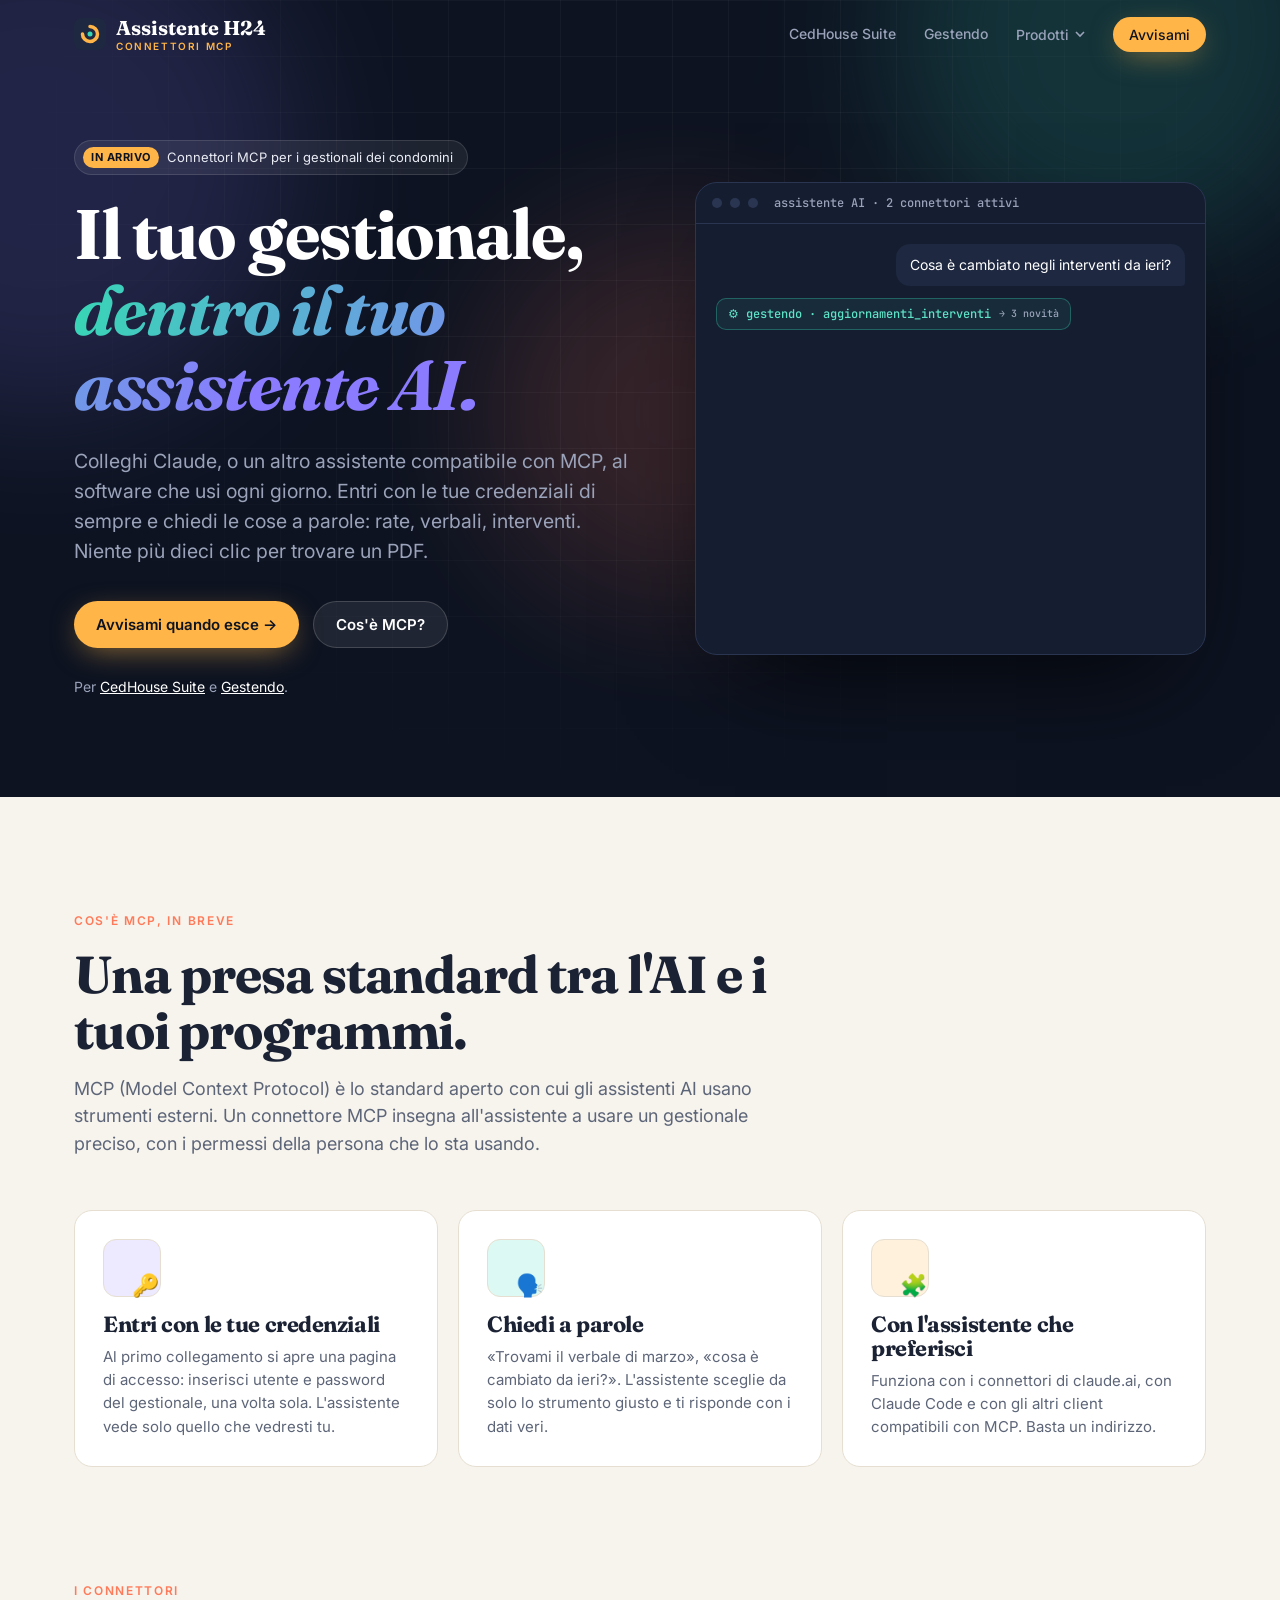
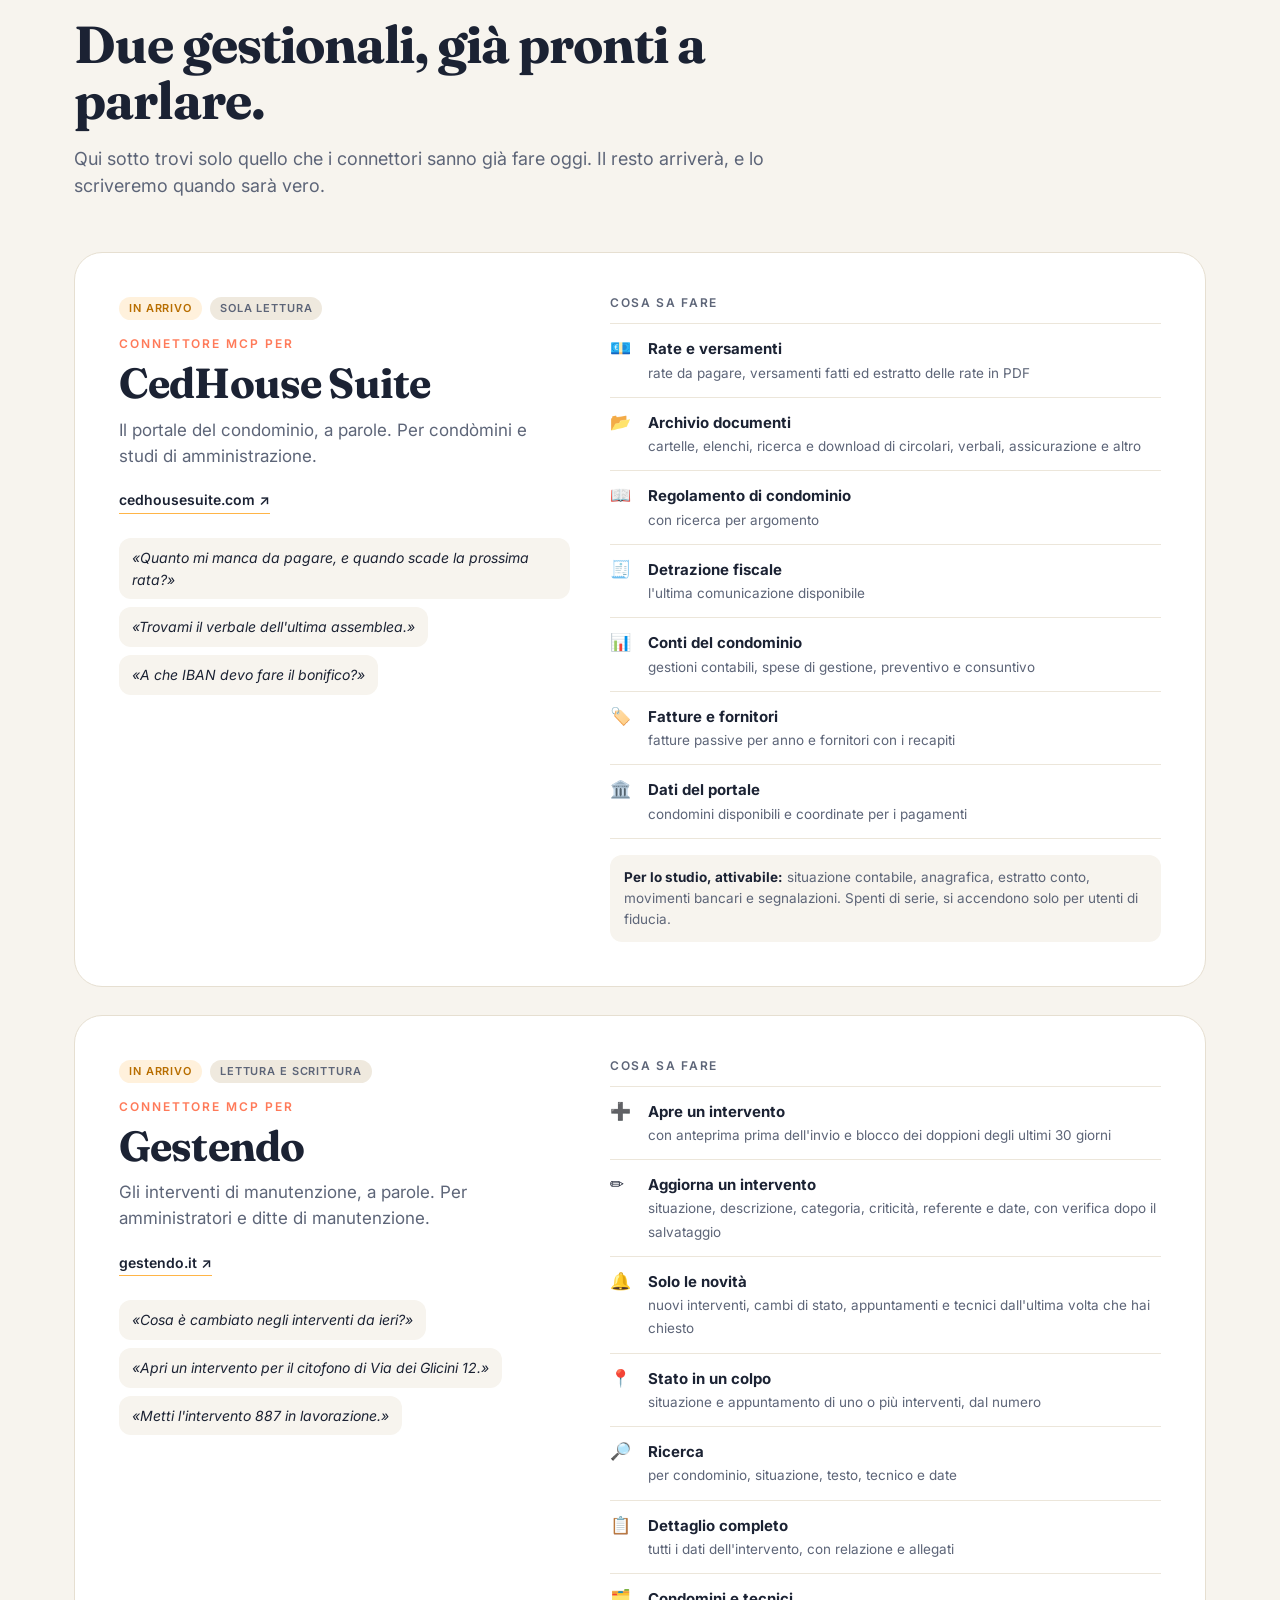
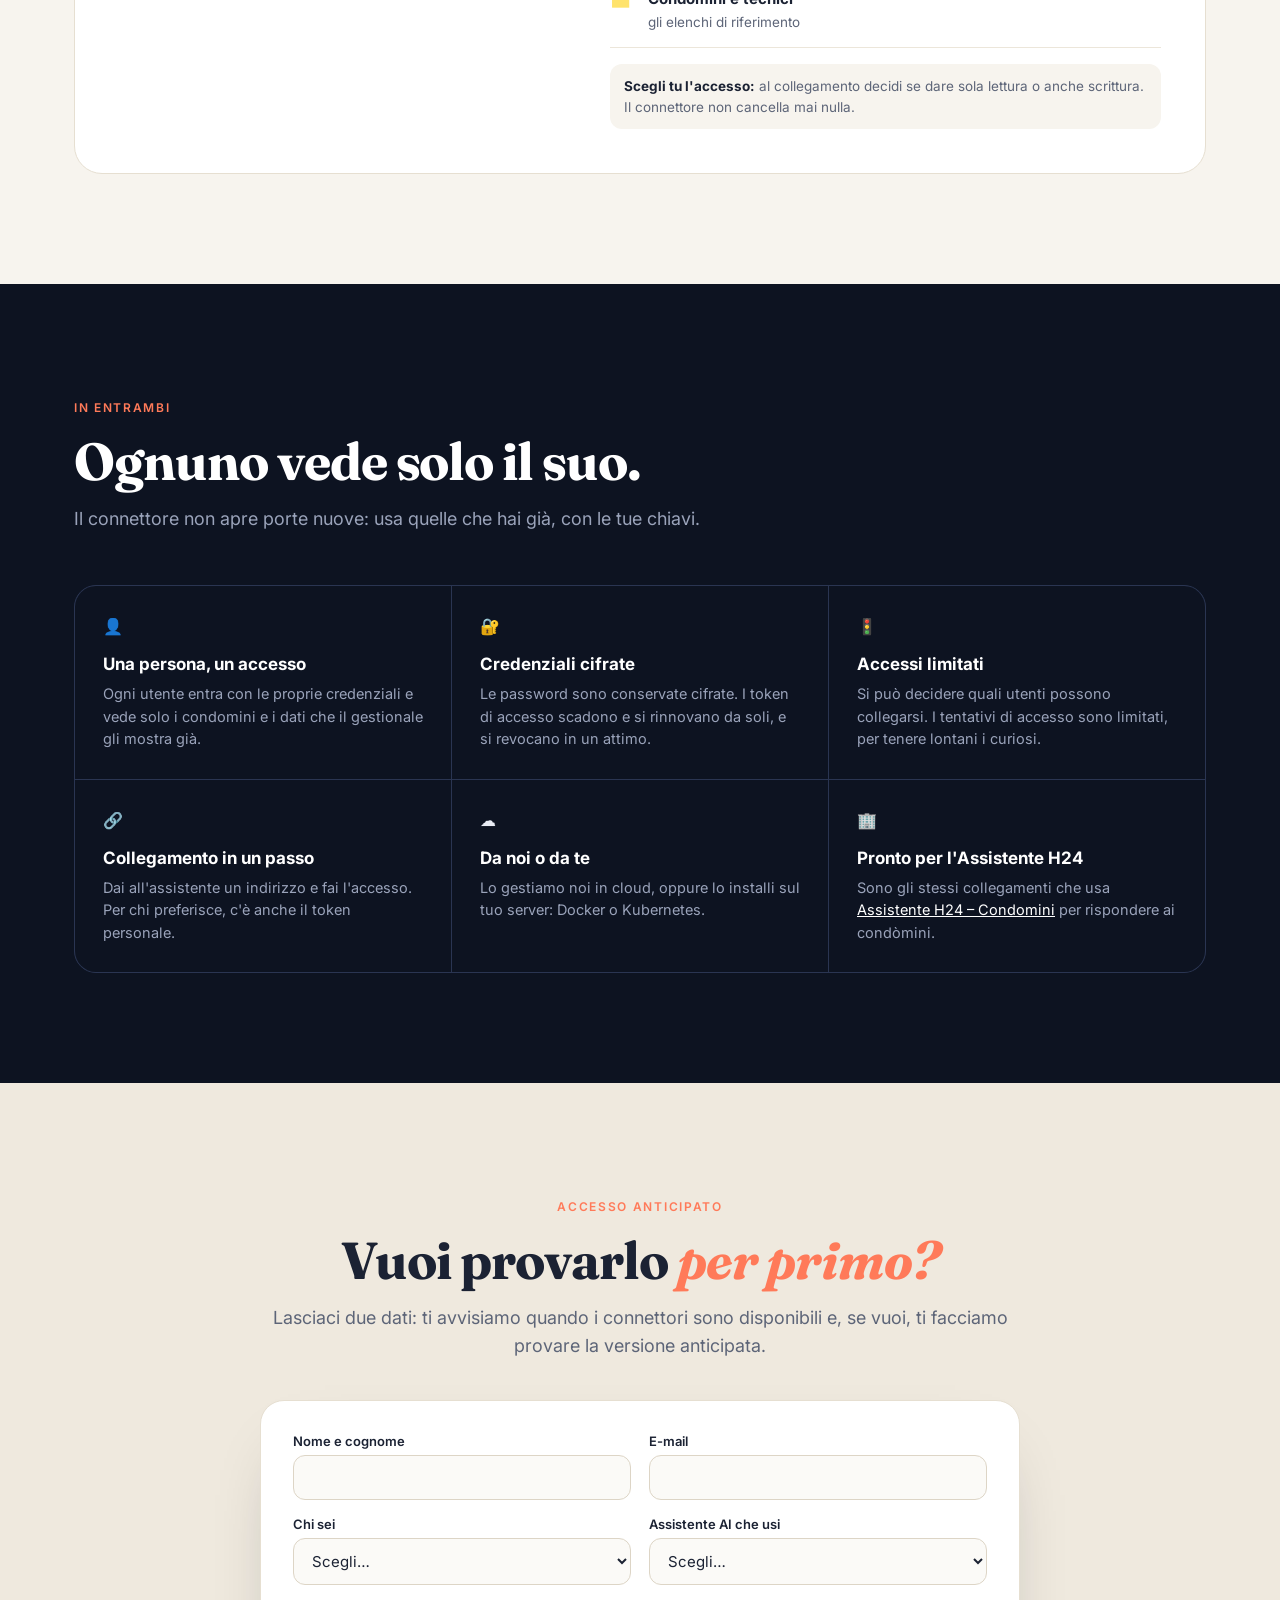
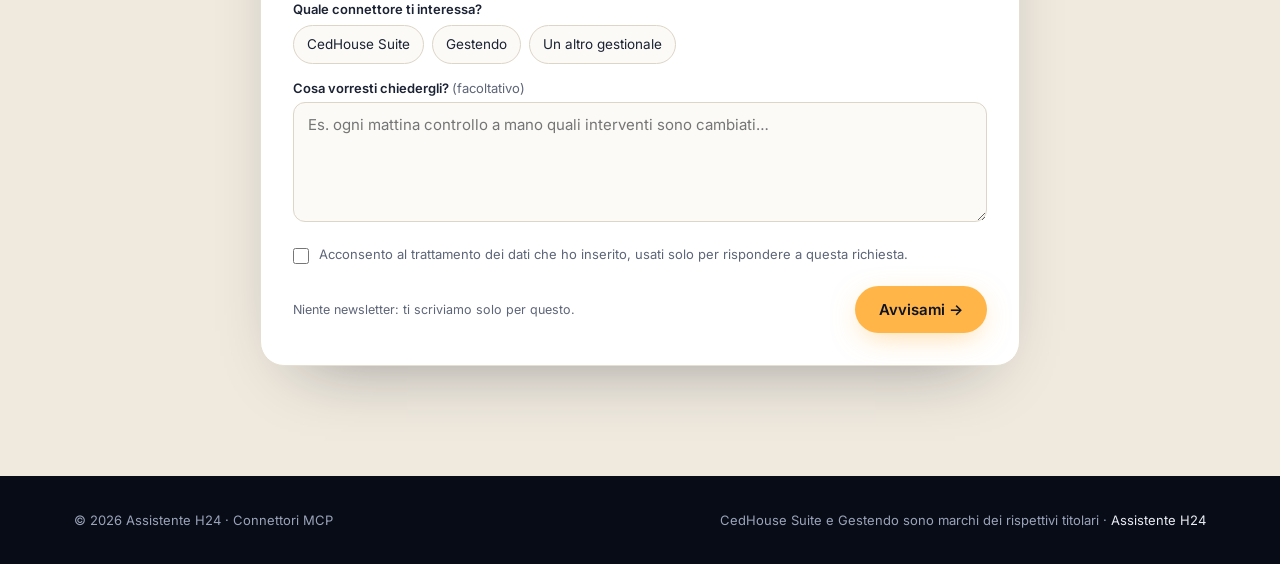
<file: mcp/index.html>
<!doctype html>
<html lang="it" data-page-feature="mcp">
<head>
<meta charset="utf-8">
<meta name="viewport" content="width=device-width, initial-scale=1">
<script src="../assets/config.js"></script>
<title>Connettori MCP per CedHouse Suite e Gestendo · Assistente H24</title>
<meta name="description" content="Connettori MCP in arrivo per CedHouse Suite e Gestendo: colleghi Claude o un altro assistente AI compatibile al gestionale che usi, con le tue credenziali, e gli chiedi rate, documenti e interventi a parole.">
<link rel="canonical" href="https://assistenteh24.com/mcp/">
<meta property="og:type" content="website">
<meta property="og:url" content="https://assistenteh24.com/mcp/">
<meta property="og:title" content="Connettori MCP per CedHouse Suite e Gestendo · Assistente H24">
<meta property="og:description" content="Il tuo gestionale, dentro il tuo assistente AI. In arrivo.">
<meta name="theme-color" content="#0d1321">
<link rel="icon" href="data:image/svg+xml,%3Csvg xmlns='http://www.w3.org/2000/svg' viewBox='0 0 64 64'%3E%3Crect width='64' height='64' rx='16' fill='%230d1321'/%3E%3Ccircle cx='32' cy='32' r='15' fill='none' stroke='%23ffb547' stroke-width='7' stroke-linecap='round' stroke-dasharray='70 200' transform='rotate(-90 32 32)'/%3E%3Ccircle cx='32' cy='32' r='5' fill='%2337d6b5'/%3E%3C/svg%3E">
<link rel="preconnect" href="https://fonts.googleapis.com">
<link rel="preconnect" href="https://fonts.gstatic.com" crossorigin>
<link href="https://fonts.googleapis.com/css2?family=Fraunces:ital,opsz,wght@0,9..144,500;0,9..144,700;1,9..144,700&family=Inter:wght@400;500;600;700&family=JetBrains+Mono:wght@400;500&display=swap" rel="stylesheet">
<link rel="stylesheet" href="../assets/shared.css">
<style>
:root{
  --ink:#0d1321; --ink-2:#151d30; --ink-3:#1e2840; --line:#2a3552;
  --paper:#f7f4ee; --paper-2:#efe9de; --text:#1b2233; --muted:#5d6578;
  --on-ink:#e9ecf4; --on-ink-muted:#9aa3ba;
  --amber:#ffb547; --coral:#ff7a59; --teal:#37d6b5; --violet:#8b7bff;
  --radius:18px; --max:1180px;
}
*{box-sizing:border-box;margin:0;padding:0}
html{scroll-behavior:smooth}
body{font-family:Inter,system-ui,sans-serif;background:var(--paper);color:var(--text);line-height:1.55;-webkit-font-smoothing:antialiased;overflow-x:hidden}
a{color:inherit}
h1,h2,h3{font-family:Fraunces,Georgia,serif;font-weight:700;line-height:1.08;letter-spacing:-.02em}
.wrap{max-width:var(--max);margin:0 auto;padding:0 24px}
@media (max-width:600px){.wrap{padding:0 16px}}
.eyebrow{font:600 12px/1 Inter;letter-spacing:.14em;text-transform:uppercase;color:var(--coral)}
code,.mono{font-family:"JetBrains Mono",monospace}

/* NAV */
nav{position:fixed;inset:0 0 auto 0;z-index:50;transition:background .3s,backdrop-filter .3s}
nav.scrolled{background:rgba(13,19,33,.86);backdrop-filter:blur(14px);border-bottom:1px solid rgba(255,255,255,.06)}
nav .wrap{display:flex;align-items:center;justify-content:space-between;height:68px;gap:16px}
.logo{display:flex;align-items:center;gap:10px;color:#fff;text-decoration:none;font:700 20px Fraunces,serif;white-space:nowrap}
.logo svg{width:32px;height:32px;flex:none}
.logo span{display:flex;flex-direction:column;line-height:1.05}
.logo small{font:600 10px/1 Inter;letter-spacing:.16em;text-transform:uppercase;color:var(--amber);margin-top:3px}
.navlinks{display:flex;gap:28px;align-items:center}
.navlinks > a{color:var(--on-ink-muted);text-decoration:none;font-size:14px;font-weight:500}
.navlinks > a:hover{color:#fff}
.btn{display:inline-flex;align-items:center;gap:8px;border:0;cursor:pointer;border-radius:999px;font:600 15px Inter;padding:13px 22px;text-decoration:none;transition:transform .15s,box-shadow .2s,background .2s}
.btn:hover{transform:translateY(-1px)}
.btn-primary{background:var(--amber);color:var(--ink);box-shadow:0 8px 30px -8px rgba(255,181,71,.6)}
.btn-ghost{background:rgba(255,255,255,.08);color:#fff;border:1px solid rgba(255,255,255,.16)}
.navlinks .btn{padding:9px 16px;font-size:14px;color:var(--ink)}
@media (max-width:820px){.navlinks > a:not(.btn){display:none}.navlinks{gap:16px}}
@media (max-width:420px){.logo{font-size:17px}.navlinks .btn{padding:8px 12px;font-size:13px}}

/* HERO */
.hero{background:var(--ink);color:var(--on-ink);position:relative;overflow:hidden;padding:140px 0 100px}
.aurora{position:absolute;inset:-20% -10% auto -10%;height:120%;pointer-events:none;filter:blur(70px);opacity:.5}
.aurora span{position:absolute;border-radius:50%;animation:float 18s ease-in-out infinite}
.aurora span:nth-child(1){width:520px;height:520px;background:#8b7bff55;left:-6%;top:6%}
.aurora span:nth-child(2){width:460px;height:460px;background:#37d6b555;right:4%;top:-4%;animation-delay:-6s}
.aurora span:nth-child(3){width:380px;height:380px;background:#ff7a5955;left:40%;top:40%;animation-delay:-12s}
@keyframes float{0%,100%{transform:translate(0,0) scale(1)}50%{transform:translate(40px,-30px) scale(1.08)}}
.grid-bg{position:absolute;inset:0;background-image:linear-gradient(rgba(255,255,255,.035) 1px,transparent 1px),linear-gradient(90deg,rgba(255,255,255,.035) 1px,transparent 1px);background-size:56px 56px;mask-image:radial-gradient(ellipse at 50% 30%,#000 30%,transparent 75%)}
.hero .wrap{position:relative;display:grid;grid-template-columns:1.05fr .95fr;gap:56px;align-items:center}
@media (max-width:960px){.hero .wrap{grid-template-columns:1fr}.hero{padding:116px 0 76px}}
.pill{display:inline-flex;align-items:center;gap:8px;padding:6px 14px 6px 8px;border-radius:999px;background:rgba(255,255,255,.07);border:1px solid rgba(255,255,255,.12);font-size:13px;color:var(--on-ink)}
.pill b{background:var(--amber);color:var(--ink);border-radius:999px;padding:2px 8px;font-size:11px;letter-spacing:.05em}
.hero h1{font-size:clamp(40px,5.8vw,70px);margin:22px 0 22px;color:#fff}
.hero h1 em{font-style:italic;background:linear-gradient(100deg,var(--teal),var(--violet) 70%);-webkit-background-clip:text;background-clip:text;color:transparent;padding-right:.08em}
.hero p.lead{font-size:clamp(17px,2vw,19.5px);color:var(--on-ink-muted);max-width:570px}
.hero .ctas{display:flex;gap:14px;margin-top:34px;flex-wrap:wrap}
.hero .for{margin-top:28px;font-size:14px;color:var(--on-ink-muted)}
.hero .for a{color:#fff}

/* Finestra client */
.client{background:#151d30;border:1px solid var(--line);border-radius:22px;overflow:hidden;box-shadow:0 50px 100px -40px rgba(0,0,0,.8)}
.client .bar{display:flex;align-items:center;gap:8px;padding:12px 16px;border-bottom:1px solid var(--line);font:500 12px "JetBrains Mono",monospace;color:var(--on-ink-muted)}
.client .bar i{width:10px;height:10px;border-radius:50%;background:#2a3552}
.client .bar span{margin-left:8px}
.client .body{padding:20px;display:flex;flex-direction:column;gap:12px;min-height:430px}
.u{align-self:flex-end;background:var(--ink-3);color:#fff;padding:10px 14px;border-radius:14px 14px 4px 14px;font-size:14px;max-width:85%}
.call{align-self:flex-start;display:flex;align-items:center;gap:8px;font:500 12px "JetBrains Mono",monospace;padding:7px 11px;border-radius:10px;border:1px solid}
.call.ch{color:#b0a6ff;border-color:#8b7bff55;background:#8b7bff14}
.call.gs{color:#5fe3c7;border-color:#37d6b555;background:#37d6b514}
.call small{color:var(--on-ink-muted)}
.a{color:var(--on-ink);font-size:14px;line-height:1.5}
.a b{color:#fff}
.a ul{list-style:none;margin-top:6px;display:flex;flex-direction:column;gap:4px}
.a li::before{content:"• ";color:var(--amber)}
.client .step{animation:pop .4s ease-out both}
@keyframes pop{from{opacity:0;transform:translateY(8px)}to{opacity:1;transform:none}}

section{padding:110px 0}
@media (max-width:700px){section{padding:76px 0}}
.sec-head{max-width:740px;margin-bottom:52px}
.sec-head h2{font-size:clamp(32px,4.4vw,52px);margin:14px 0 16px}
.sec-head p{font-size:18px;color:var(--muted)}

/* Cos'è MCP */
.what{display:grid;grid-template-columns:repeat(3,1fr);gap:20px}
@media (max-width:900px){.what{grid-template-columns:1fr}}
.what div{background:#fff;border:1px solid #e6dfd1;border-radius:var(--radius);padding:28px}
.what .ic{width:48px;height:48px;border-radius:13px;display:grid;place-items:center;font-size:22px;margin-bottom:16px}
.what h3{font-size:22px;margin-bottom:8px}
.what p{color:var(--muted);font-size:15px}

/* Prodotti MCP */
.mcp-prod{display:grid;grid-template-columns:.9fr 1.1fr;gap:40px;align-items:start;padding:44px;border-radius:28px;background:#fff;border:1px solid #e6dfd1;scroll-margin-top:90px}
.mcp-prod + .mcp-prod{margin-top:28px}
@media (max-width:900px){.mcp-prod{grid-template-columns:1fr;padding:28px 22px;gap:26px}}
.mcp-prod .tags{display:flex;gap:8px;flex-wrap:wrap;margin-bottom:16px}
.mcp-prod .tags span{font:600 11px/1 Inter;letter-spacing:.08em;text-transform:uppercase;padding:6px 10px;border-radius:999px;background:var(--paper-2);color:var(--muted)}
.mcp-prod .tags .soon{background:#fff1dc;color:#b86e00}
.mcp-prod h3{font-size:clamp(30px,3.6vw,42px);margin-bottom:6px}
.mcp-prod h3 small{display:block;font:600 12px Inter;letter-spacing:.16em;text-transform:uppercase;color:var(--coral);margin-bottom:10px}
.mcp-prod .sub{font-size:17px;color:var(--muted);margin:10px 0 18px}
.mcp-prod .site{display:inline-flex;align-items:center;gap:6px;font-weight:600;font-size:14px;color:var(--text);text-decoration:none;border-bottom:1.5px solid var(--amber);padding-bottom:2px}
.asks{margin-top:24px;display:flex;flex-direction:column;gap:8px}
.asks span{font-size:14px;font-style:italic;background:var(--paper);border-radius:12px;padding:9px 13px;align-self:flex-start}
.feats h4{font:600 12px/1 Inter;letter-spacing:.14em;text-transform:uppercase;color:var(--muted);margin-bottom:14px}
.feats ul{list-style:none;display:flex;flex-direction:column;border-top:1px solid #ece6da}
.feats li{display:grid;grid-template-columns:28px 1fr;gap:10px;padding:13px 0;border-bottom:1px solid #ece6da;font-size:15px}
.feats li b{display:block;font-size:15px}
.feats li small{color:var(--muted);font-size:13.5px}
.feats li .t{font-size:17px;line-height:1.3}
.feats .opt{margin-top:16px;font-size:13.5px;color:var(--muted);background:var(--paper);border-radius:12px;padding:12px 14px}
.feats .opt b{color:var(--text)}

/* Comune */
.common{background:var(--ink);color:var(--on-ink)}
.common h2{color:#fff}
.common .sec-head p{color:var(--on-ink-muted)}
.c-grid{display:grid;grid-template-columns:repeat(3,1fr);gap:1px;background:var(--line);border:1px solid var(--line);border-radius:22px;overflow:hidden}
@media (max-width:900px){.c-grid{grid-template-columns:1fr 1fr}}
@media (max-width:600px){.c-grid{grid-template-columns:1fr}}
.c-grid div{background:var(--ink);padding:28px}
.c-grid b{display:block;color:#fff;font-size:17px;margin:12px 0 6px}
.c-grid p{color:var(--on-ink-muted);font-size:14.5px}

/* Contatti */
.cta{background:var(--paper-2);position:relative}
.cta .sec-head{text-align:center;margin:0 auto 40px}
.cta h2 em{font-style:italic;color:var(--coral)}
.cta .form-card{box-shadow:0 30px 70px -40px rgba(13,19,33,.45);border:1px solid #e6dfd1}
footer{background:#080c16;color:var(--on-ink-muted);padding:34px 0;font-size:13px}
footer .wrap{display:flex;justify-content:space-between;gap:20px;flex-wrap:wrap}
footer a{color:var(--on-ink);text-decoration:none}

.reveal{opacity:0;transform:translateY(24px);transition:opacity .7s ease,transform .7s ease}
.reveal.in{opacity:1;transform:none}
@media (prefers-reduced-motion:reduce){
  *,*::before,*::after{animation-duration:.01ms!important;animation-iteration-count:1!important;transition-duration:.01ms!important}
  .reveal{opacity:1;transform:none}
}
</style>
</head>
<body>

<nav id="nav">
  <div class="wrap">
    <a href="./" class="logo" aria-label="Connettori MCP di Assistente H24">
      <svg viewBox="0 0 64 64" aria-hidden="true"><rect width="64" height="64" rx="16" fill="#1e2840"/><circle cx="32" cy="32" r="15" fill="none" stroke="#ffb547" stroke-width="7" stroke-linecap="round" stroke-dasharray="70 200" transform="rotate(-90 32 32)"/><circle cx="32" cy="32" r="5" fill="#37d6b5"/></svg>
      <span>Assistente H24<small>Connettori MCP</small></span>
    </a>
    <div class="navlinks">
      <a href="#cedhouse">CedHouse Suite</a>
      <a href="#gestendo">Gestendo</a>
      <div class="dd">
        <button class="dd-btn" aria-expanded="false" aria-controls="dd-prodotti">Prodotti <svg viewBox="0 0 10 10" aria-hidden="true"><path d="M1 3l4 4 4-4" fill="none" stroke="currentColor" stroke-width="1.6"/></svg></button>
        <div class="dd-panel" id="dd-prodotti">
          <div class="dd-title">Prodotti</div>
          <a class="dd-item" href="../condomini/"><span class="di">🏢</span><span><b>Condomini <span class="tag">Disponibile</span></b><small>Risponde ai condòmini H24 e apre gli interventi di manutenzione</small></span></a>
          <a class="dd-item" href="../segnalazioni/" data-feature="segnalazioni"><span class="di">🛠️</span><span><b>Segnalazioni <span class="tag soon">In arrivo</span></b><small>Interventi e squadre, con l'AI che suggerisce cosa fare</small></span></a>
          <div class="dd-item soon"><span class="di">📁</span><span><b>Studi professionali <span class="tag">In arrivo</span></b><small>Scadenze, documenti e domande dei clienti</small></span></div>
          <div data-feature="mcp">
            <div class="dd-title dd-sep">Connettori MCP</div>
            <a class="dd-item" href="#cedhouse"><span class="di">🔌</span><span><b>MCP per CedHouse Suite <span class="tag soon">In arrivo</span></b><small>Rate, documenti e regolamento nel tuo assistente AI</small></span></a>
            <a class="dd-item" href="#gestendo"><span class="di">🔧</span><span><b>MCP per Gestendo <span class="tag soon">In arrivo</span></b><small>Apri e segui gli interventi di manutenzione a parole</small></span></a>
          </div>
          <a class="dd-item" href="../"><span class="di">✦</span><span><b>La piattaforma Assistente H24</b><small>Agenti AI che imparano come lavori, per ogni settore</small></span></a>
        </div>
      </div>
      <a href="#contatti" class="btn btn-primary">Avvisami</a>
    </div>
  </div>
</nav>

<header class="hero">
  <div class="aurora" aria-hidden="true"><span></span><span></span><span></span></div>
  <div class="grid-bg" aria-hidden="true"></div>
  <div class="wrap">
    <div>
      <span class="pill"><b>IN ARRIVO</b> Connettori MCP per i gestionali dei condomini</span>
      <h1>Il tuo gestionale, <em>dentro il tuo assistente AI.</em></h1>
      <p class="lead">Colleghi Claude, o un altro assistente compatibile con MCP, al software che usi ogni giorno. Entri con le tue credenziali di sempre e chiedi le cose a parole: rate, verbali, interventi. Niente più dieci clic per trovare un PDF.</p>
      <div class="ctas">
        <a href="#contatti" class="btn btn-primary">Avvisami quando esce →</a>
        <a href="#cos-e" class="btn btn-ghost">Cos'è MCP?</a>
      </div>
      <p class="for">Per <a href="https://www.cedhousesuite.com/" target="_blank" rel="noopener">CedHouse Suite</a> e <a href="https://www.gestendo.it/" target="_blank" rel="noopener">Gestendo</a>.</p>
    </div>
    <div class="client" aria-label="Esempio: un assistente AI che usa i connettori">
      <div class="bar"><i></i><i></i><i></i><span>assistente AI · 2 connettori attivi</span></div>
      <div class="body" id="client"></div>
    </div>
  </div>
</header>

<section id="cos-e">
  <div class="wrap">
    <div class="sec-head reveal">
      <span class="eyebrow">Cos'è MCP, in breve</span>
      <h2>Una presa standard tra l'AI e i tuoi programmi.</h2>
      <p>MCP (Model Context Protocol) è lo standard aperto con cui gli assistenti AI usano strumenti esterni. Un connettore MCP insegna all'assistente a usare un gestionale preciso, con i permessi della persona che lo sta usando.</p>
    </div>
    <div class="what">
      <div class="reveal"><div class="ic" style="background:#ede9ff">🔑</div><h3>Entri con le tue credenziali</h3><p>Al primo collegamento si apre una pagina di accesso: inserisci utente e password del gestionale, una volta sola. L'assistente vede solo quello che vedresti tu.</p></div>
      <div class="reveal"><div class="ic" style="background:#dcfaf3">🗣️</div><h3>Chiedi a parole</h3><p>«Trovami il verbale di marzo», «cosa è cambiato da ieri?». L'assistente sceglie da solo lo strumento giusto e ti risponde con i dati veri.</p></div>
      <div class="reveal"><div class="ic" style="background:#fff1dc">🧩</div><h3>Con l'assistente che preferisci</h3><p>Funziona con i connettori di claude.ai, con Claude Code e con gli altri client compatibili con MCP. Basta un indirizzo.</p></div>
    </div>
  </div>
</section>

<section style="padding-top:0">
  <div class="wrap">
    <div class="sec-head reveal">
      <span class="eyebrow">I connettori</span>
      <h2>Due gestionali, già pronti a parlare.</h2>
      <p>Qui sotto trovi solo quello che i connettori sanno già fare oggi. Il resto arriverà, e lo scriveremo quando sarà vero.</p>
    </div>

    <article class="mcp-prod reveal" id="cedhouse">
      <div>
        <div class="tags"><span class="soon">In arrivo</span><span>Sola lettura</span></div>
        <h3><small>Connettore MCP per</small>CedHouse Suite</h3>
        <p class="sub">Il portale del condominio, a parole. Per condòmini e studi di amministrazione.</p>
        <a class="site" href="https://www.cedhousesuite.com/" target="_blank" rel="noopener">cedhousesuite.com ↗</a>
        <div class="asks">
          <span>«Quanto mi manca da pagare, e quando scade la prossima rata?»</span>
          <span>«Trovami il verbale dell'ultima assemblea.»</span>
          <span>«A che IBAN devo fare il bonifico?»</span>
        </div>
      </div>
      <div class="feats">
        <h4>Cosa sa fare</h4>
        <ul>
          <li><span class="t">💶</span><span><b>Rate e versamenti</b><small>rate da pagare, versamenti fatti ed estratto delle rate in PDF</small></span></li>
          <li><span class="t">📂</span><span><b>Archivio documenti</b><small>cartelle, elenchi, ricerca e download di circolari, verbali, assicurazione e altro</small></span></li>
          <li><span class="t">📖</span><span><b>Regolamento di condominio</b><small>con ricerca per argomento</small></span></li>
          <li><span class="t">🧾</span><span><b>Detrazione fiscale</b><small>l'ultima comunicazione disponibile</small></span></li>
          <li><span class="t">📊</span><span><b>Conti del condominio</b><small>gestioni contabili, spese di gestione, preventivo e consuntivo</small></span></li>
          <li><span class="t">🏷️</span><span><b>Fatture e fornitori</b><small>fatture passive per anno e fornitori con i recapiti</small></span></li>
          <li><span class="t">🏛️</span><span><b>Dati del portale</b><small>condomini disponibili e coordinate per i pagamenti</small></span></li>
        </ul>
        <p class="opt"><b>Per lo studio, attivabile:</b> situazione contabile, anagrafica, estratto conto, movimenti bancari e segnalazioni. Spenti di serie, si accendono solo per utenti di fiducia.</p>
      </div>
    </article>

    <article class="mcp-prod reveal" id="gestendo">
      <div>
        <div class="tags"><span class="soon">In arrivo</span><span>Lettura e scrittura</span></div>
        <h3><small>Connettore MCP per</small>Gestendo</h3>
        <p class="sub">Gli interventi di manutenzione, a parole. Per amministratori e ditte di manutenzione.</p>
        <a class="site" href="https://www.gestendo.it/" target="_blank" rel="noopener">gestendo.it ↗</a>
        <div class="asks">
          <span>«Cosa è cambiato negli interventi da ieri?»</span>
          <span>«Apri un intervento per il citofono di Via dei Glicini 12.»</span>
          <span>«Metti l'intervento 887 in lavorazione.»</span>
        </div>
      </div>
      <div class="feats">
        <h4>Cosa sa fare</h4>
        <ul>
          <li><span class="t">➕</span><span><b>Apre un intervento</b><small>con anteprima prima dell'invio e blocco dei doppioni degli ultimi 30 giorni</small></span></li>
          <li><span class="t">✏️</span><span><b>Aggiorna un intervento</b><small>situazione, descrizione, categoria, criticità, referente e date, con verifica dopo il salvataggio</small></span></li>
          <li><span class="t">🔔</span><span><b>Solo le novità</b><small>nuovi interventi, cambi di stato, appuntamenti e tecnici dall'ultima volta che hai chiesto</small></span></li>
          <li><span class="t">📍</span><span><b>Stato in un colpo</b><small>situazione e appuntamento di uno o più interventi, dal numero</small></span></li>
          <li><span class="t">🔎</span><span><b>Ricerca</b><small>per condominio, situazione, testo, tecnico e date</small></span></li>
          <li><span class="t">📋</span><span><b>Dettaglio completo</b><small>tutti i dati dell'intervento, con relazione e allegati</small></span></li>
          <li><span class="t">🗂️</span><span><b>Condomini e tecnici</b><small>gli elenchi di riferimento</small></span></li>
        </ul>
        <p class="opt"><b>Scegli tu l'accesso:</b> al collegamento decidi se dare sola lettura o anche scrittura. Il connettore non cancella mai nulla.</p>
      </div>
    </article>
  </div>
</section>

<section class="common">
  <div class="wrap">
    <div class="sec-head reveal">
      <span class="eyebrow">In entrambi</span>
      <h2>Ognuno vede solo il suo.</h2>
      <p>Il connettore non apre porte nuove: usa quelle che hai già, con le tue chiavi.</p>
    </div>
    <div class="c-grid reveal">
      <div><span>👤</span><b>Una persona, un accesso</b><p>Ogni utente entra con le proprie credenziali e vede solo i condomini e i dati che il gestionale gli mostra già.</p></div>
      <div><span>🔐</span><b>Credenziali cifrate</b><p>Le password sono conservate cifrate. I token di accesso scadono e si rinnovano da soli, e si revocano in un attimo.</p></div>
      <div><span>🚦</span><b>Accessi limitati</b><p>Si può decidere quali utenti possono collegarsi. I tentativi di accesso sono limitati, per tenere lontani i curiosi.</p></div>
      <div><span>🔗</span><b>Collegamento in un passo</b><p>Dai all'assistente un indirizzo e fai l'accesso. Per chi preferisce, c'è anche il token personale.</p></div>
      <div><span>☁️</span><b>Da noi o da te</b><p>Lo gestiamo noi in cloud, oppure lo installi sul tuo server: Docker o Kubernetes.</p></div>
      <div><span>🏢</span><b>Pronto per l'Assistente H24</b><p>Sono gli stessi collegamenti che usa <a href="../condomini/" style="color:#fff">Assistente H24 – Condomini</a> per rispondere ai condòmini.</p></div>
    </div>
  </div>
</section>

<section class="cta" id="contatti">
  <div class="wrap">
    <div class="sec-head reveal">
      <span class="eyebrow">Accesso anticipato</span>
      <h2>Vuoi provarlo <em>per primo?</em></h2>
      <p>Lasciaci due dati: ti avvisiamo quando i connettori sono disponibili e, se vuoi, ti facciamo provare la versione anticipata.</p>
    </div>
    <div class="form-card reveal">
      <form data-mail="Connettori MCP - Lista d'attesa">
        <div class="fgrid">
          <div><label class="fl" for="p-nome">Nome e cognome</label><input id="p-nome" type="text" name="nome" autocomplete="name" required></div>
          <div><label class="fl" for="p-email">E-mail</label><input id="p-email" type="email" name="email" autocomplete="email" required></div>
          <div><label class="fl" for="p-ruolo">Chi sei</label>
            <select id="p-ruolo" name="ruolo" required>
              <option value="">Scegli…</option>
              <option>Amministratore di condominio</option>
              <option>Ditta di manutenzione</option>
              <option>Condòmino</option>
              <option>Sviluppatore o integratore</option>
              <option>Altro</option>
            </select>
          </div>
          <div><label class="fl" for="p-ai">Assistente AI che usi</label>
            <select id="p-ai" name="assistente_ai">
              <option value="">Scegli…</option>
              <option>Claude (claude.ai)</option>
              <option>Claude Code</option>
              <option>Un altro client MCP</option>
              <option>Ancora nessuno</option>
            </select>
          </div>
          <div class="full"><span class="fl" style="display:block;font:600 13px Inter;margin-bottom:8px">Quale connettore ti interessa?</span>
            <div class="checks">
              <label><input type="checkbox" name="connettori[]" value="CedHouse Suite"><span>CedHouse Suite</span></label>
              <label><input type="checkbox" name="connettori[]" value="Gestendo"><span>Gestendo</span></label>
              <label><input type="checkbox" name="connettori[]" value="Un altro gestionale"><span>Un altro gestionale</span></label>
            </div>
          </div>
          <div class="full"><label class="fl" for="p-msg">Cosa vorresti chiedergli? <i>(facoltativo)</i></label><textarea id="p-msg" name="messaggio" placeholder="Es. ogni mattina controllo a mano quali interventi sono cambiati…"></textarea></div>
          <label class="consent full"><input type="checkbox" name="consenso" value="sì" required><span>Acconsento al trattamento dei dati che ho inserito, usati solo per rispondere a questa richiesta.</span></label>
        </div>
        <div class="form-foot">
          <small>Niente newsletter: ti scriviamo solo per questo.</small>
          <button type="submit">Avvisami →</button>
        </div>
      </form>
      <div class="form-ok" role="status">
        <div class="ok-ic">✉️</div>
        <h3>Manca un ultimo passo.</h3>
        <p>Si è aperto il tuo programma di posta con il messaggio già scritto: premi <b>Invia</b> per farci arrivare la richiesta.</p>
        <p class="ok-alt">Non si è aperto nulla? Scrivici a <a data-mail-address></a> · <button type="button" class="form-back">Torna al modulo</button></p>
      </div>
    </div>
  </div>
</section>

<footer>
  <div class="wrap">
    <span>© 2026 Assistente H24 · Connettori MCP</span>
    <span>CedHouse Suite e Gestendo sono marchi dei rispettivi titolari · <a href="../">Assistente H24</a></span>
  </div>
</footer>

<script src="../assets/site.js" defer></script>
<script>
(() => {
  const reduce = matchMedia('(prefers-reduced-motion: reduce)').matches;
  const sleep = ms => new Promise(r => setTimeout(r, reduce ? 0 : ms));

  const nav = document.getElementById('nav');
  addEventListener('scroll', () => nav.classList.toggle('scrolled', scrollY > 30), {passive:true});
  const io = new IntersectionObserver(es => es.forEach(e => { if (e.isIntersecting) { e.target.classList.add('in'); io.unobserve(e.target); } }), {threshold:.12});
  document.querySelectorAll('.reveal').forEach(el => io.observe(el));

  // Conversazione d'esempio (dati di fantasia)
  const steps = [
    ['u', 'Cosa è cambiato negli interventi da ieri?'],
    ['call gs', 'gestendo · aggiornamenti_interventi', '3 novità'],
    ['a', 'Da ieri:<ul><li><b>887/2026</b> citofono scala A → <b>in lavorazione</b>, tecnico giovedì alle 9</li><li><b>891/2026</b> nuovo: luci del box, Via dei Glicini 12</li><li><b>874/2026</b> cancello carrabile → <b>chiuso</b></li></ul>'],
    ['u', 'E per Via dei Glicini, cosa si è deciso sulla facciata?'],
    ['call ch', 'cedhouse · cerca_documenti', 'verbale 10/11'],
    ['a', 'Nell\'assemblea del <b>10 novembre</b> è stato approvato il rifacimento della facciata, con lavori da marzo 2027 e pagamento in 6 rate (verbale, punto 2).'],
  ];
  const box = document.getElementById('client');
  function el([k, a, b]) {
    const d = document.createElement('div');
    d.className = 'step ' + k;
    if (k.startsWith('call')) d.innerHTML = `⚙ ${a} <small>→ ${b}</small>`;
    else if (k === 'u') d.textContent = a;
    else d.innerHTML = a;
    return d;
  }
  (async function loop() {
    while (true) {
      box.innerHTML = '';
      for (const s of steps) { await sleep(s[0] === 'u' ? 900 : 1300); box.appendChild(el(s)); }
      if (reduce) return;
      await sleep(7000);
    }
  })();
})();
</script>
</body>
</html>
</file>
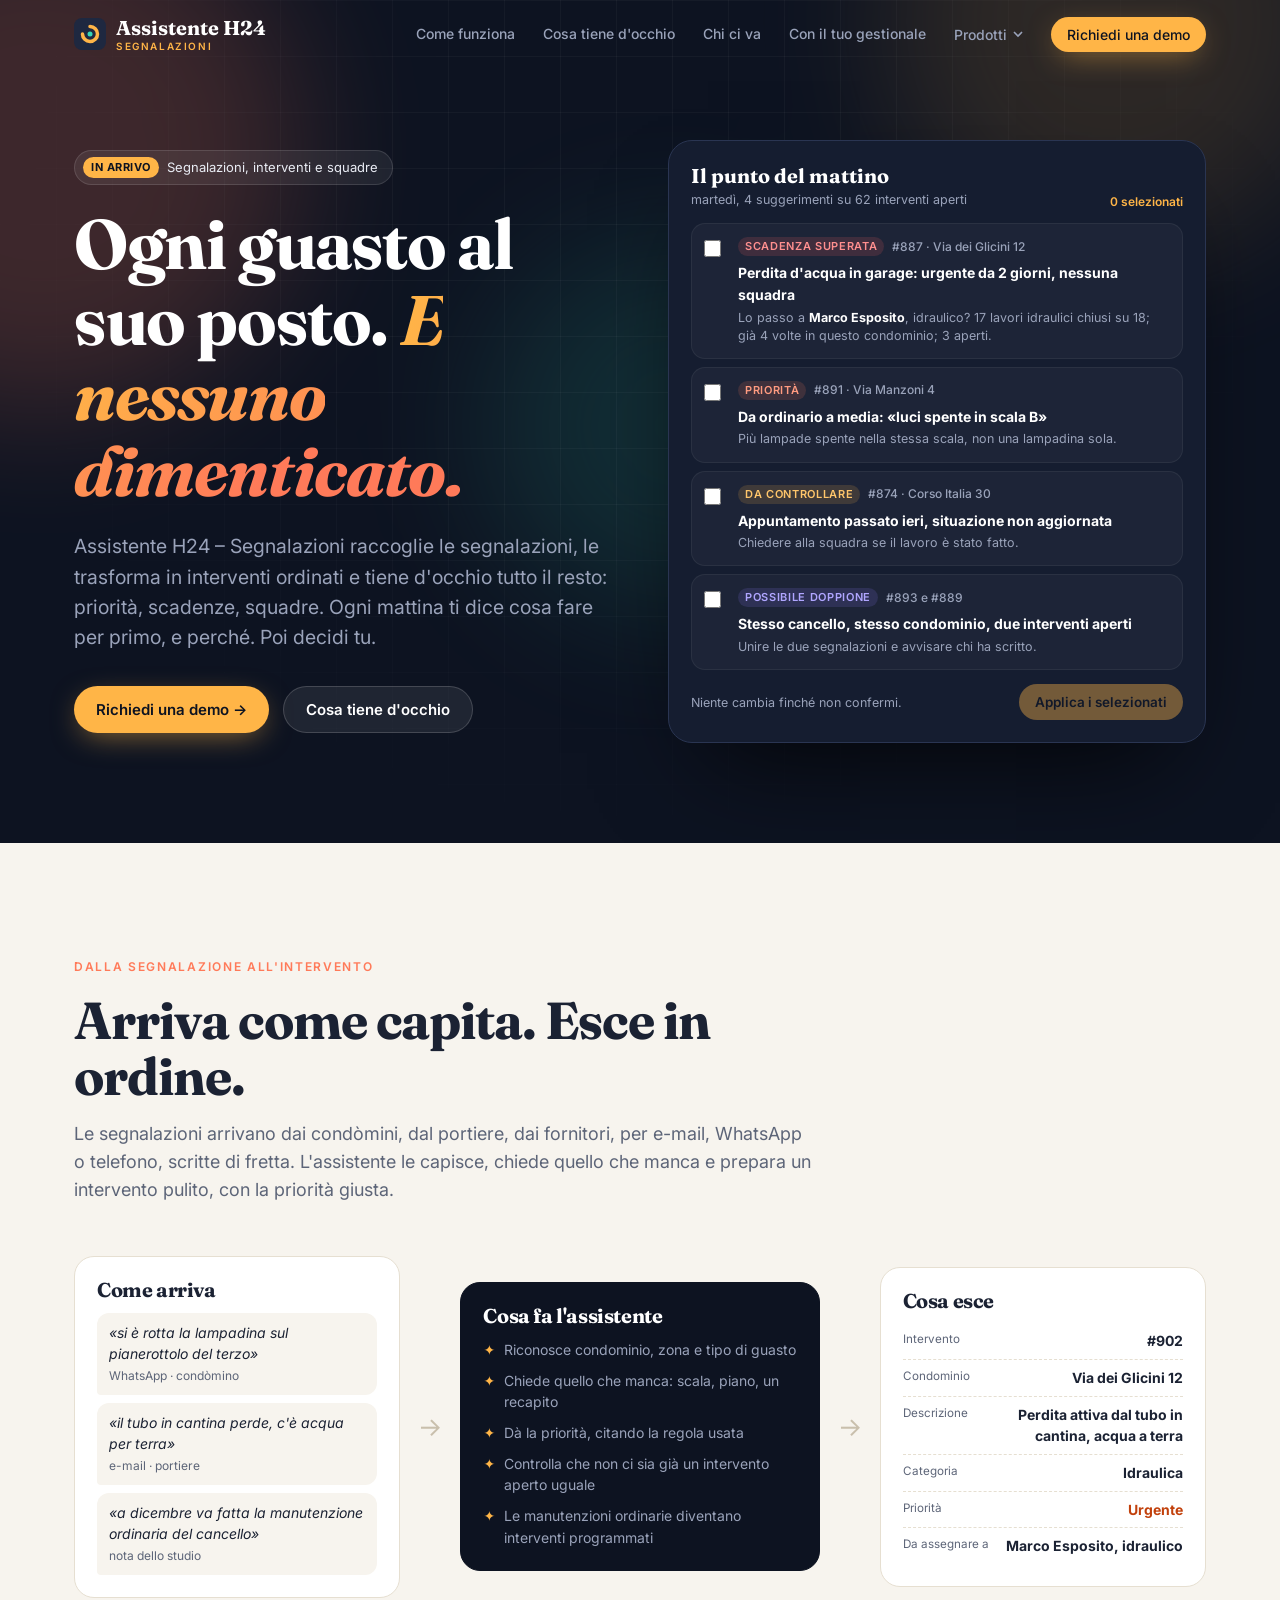
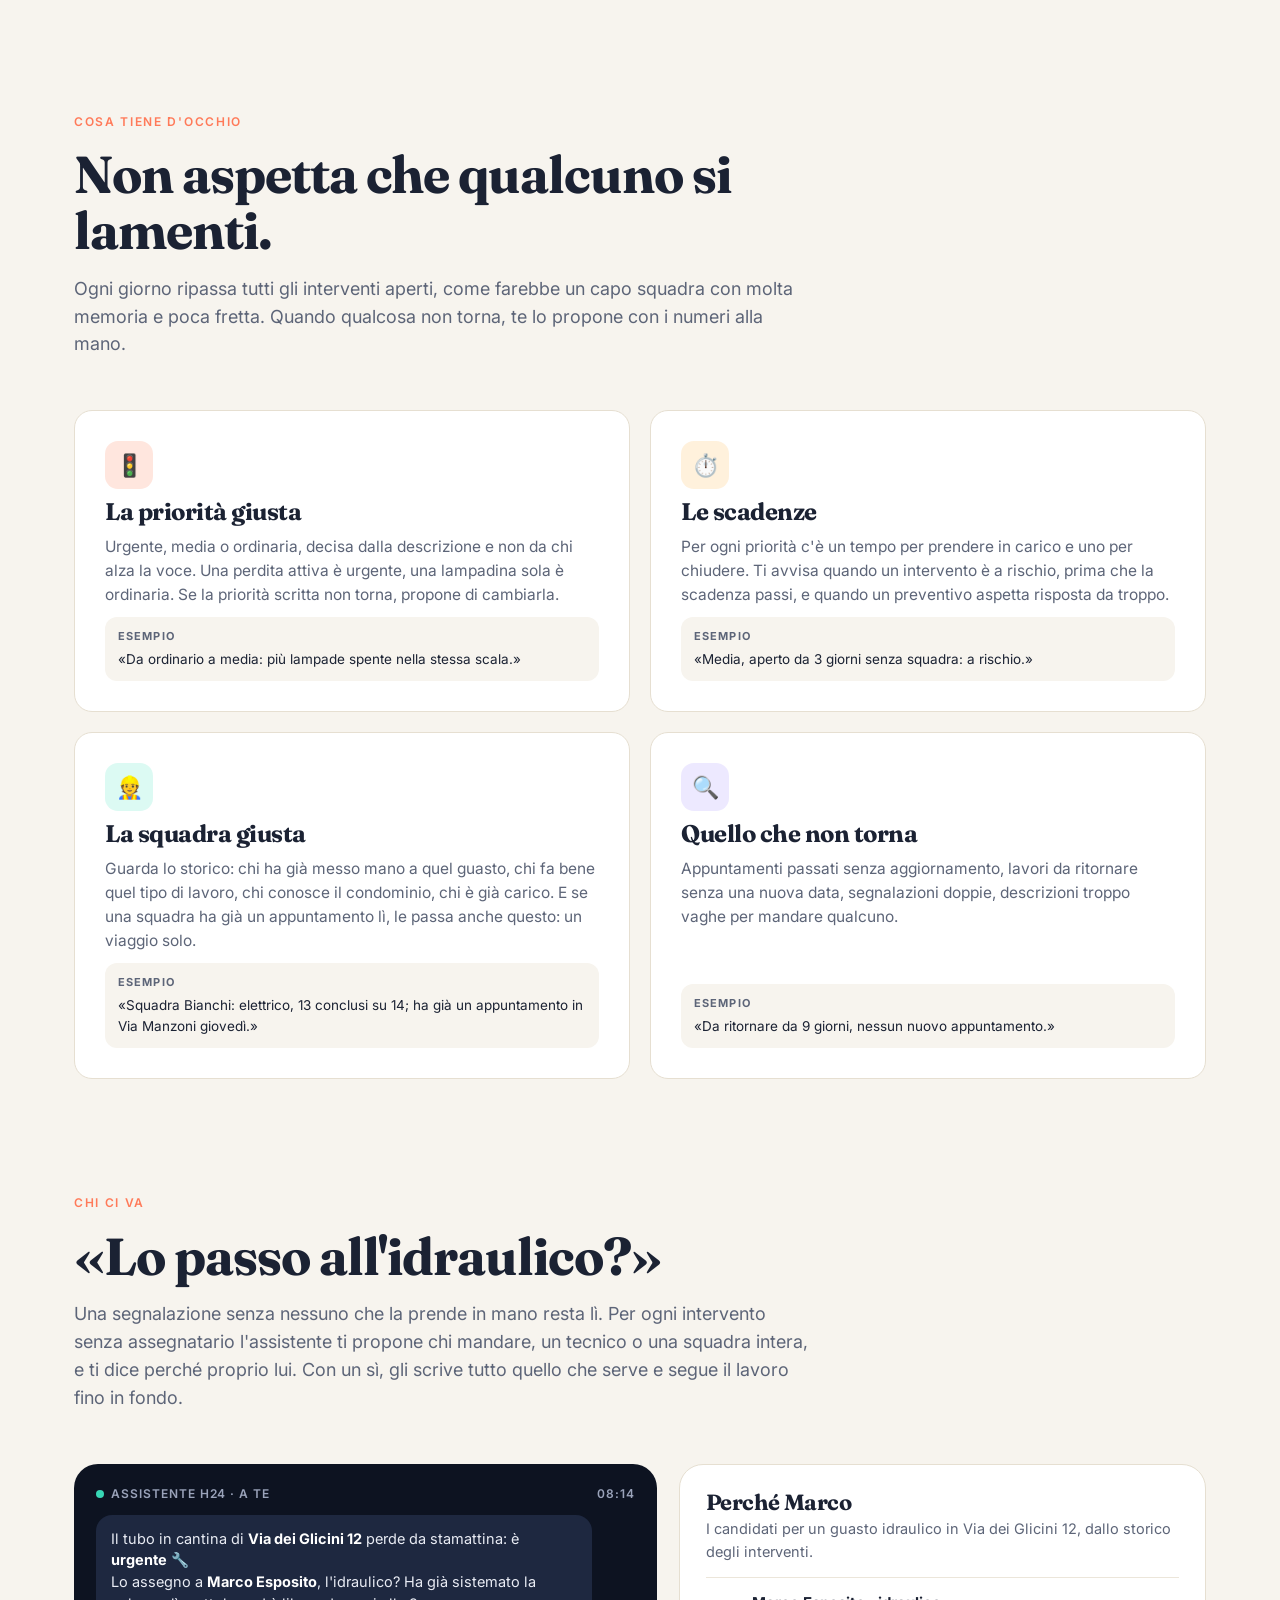
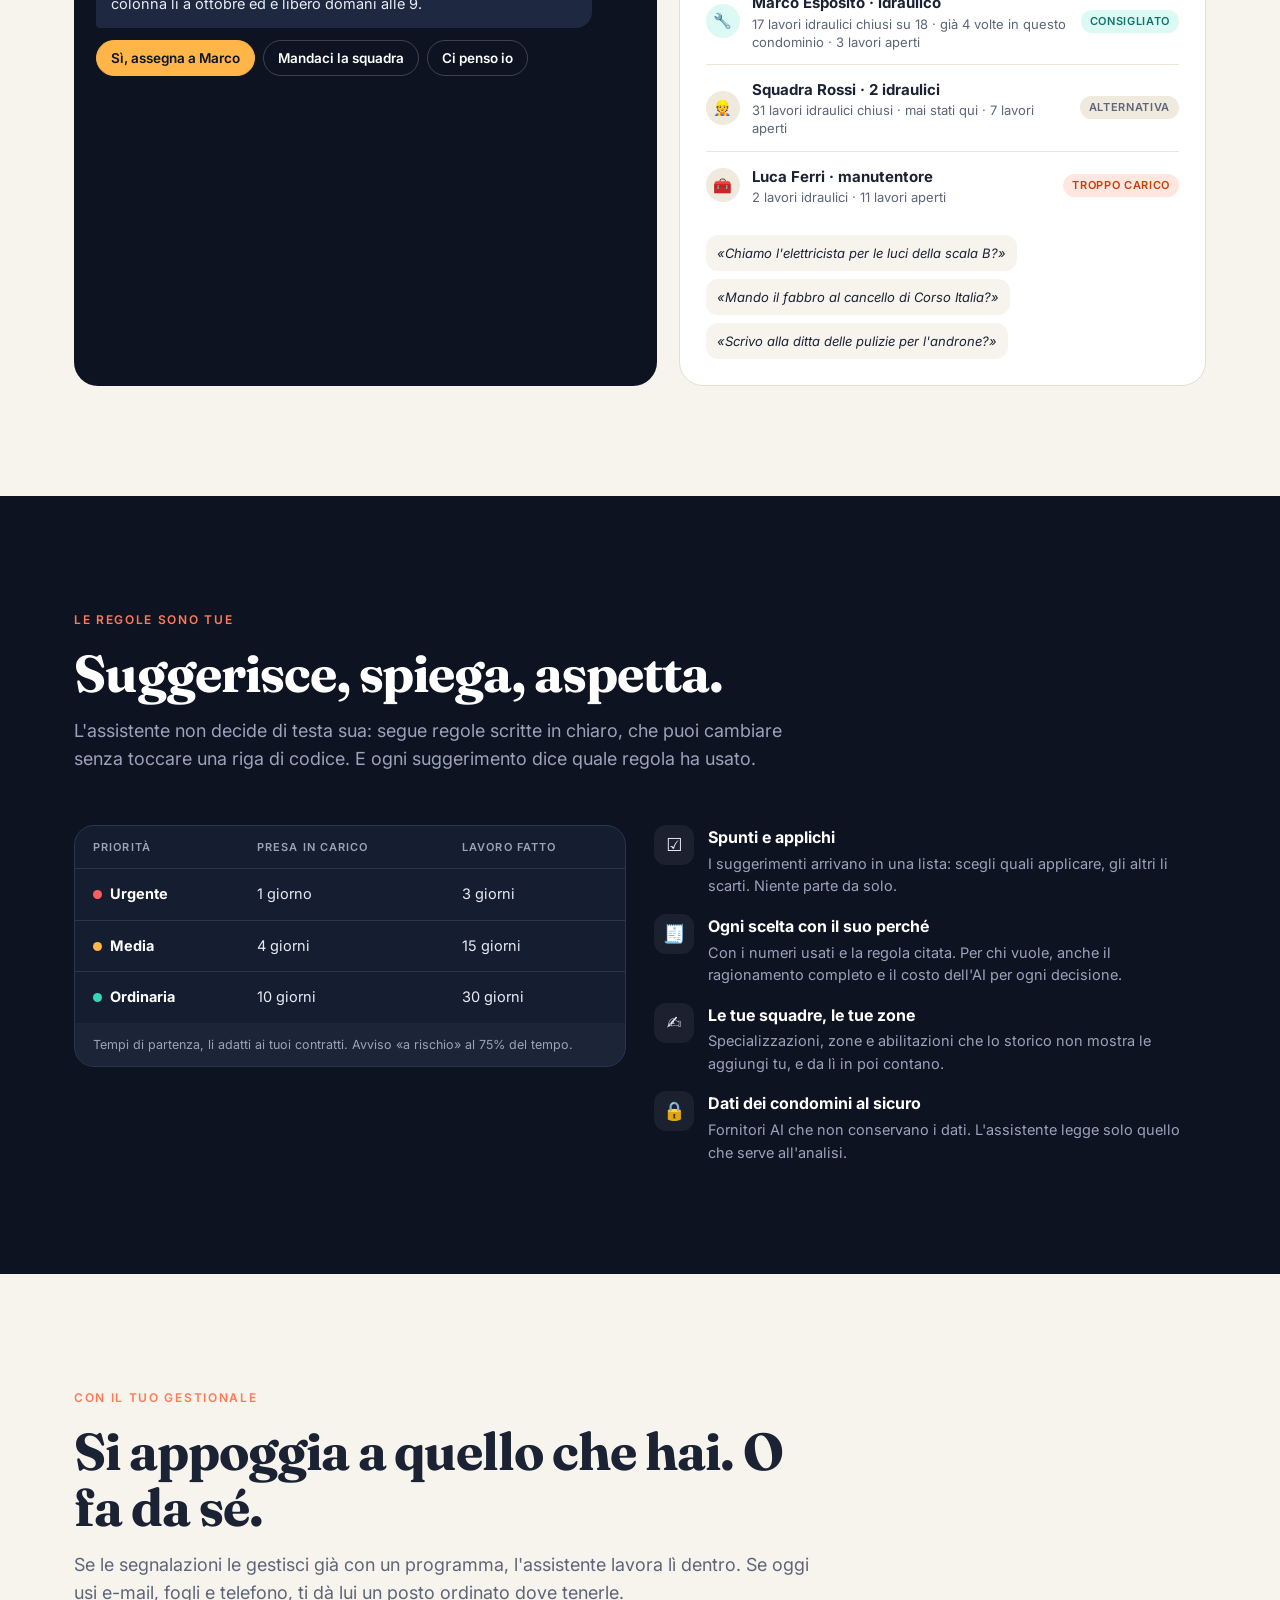
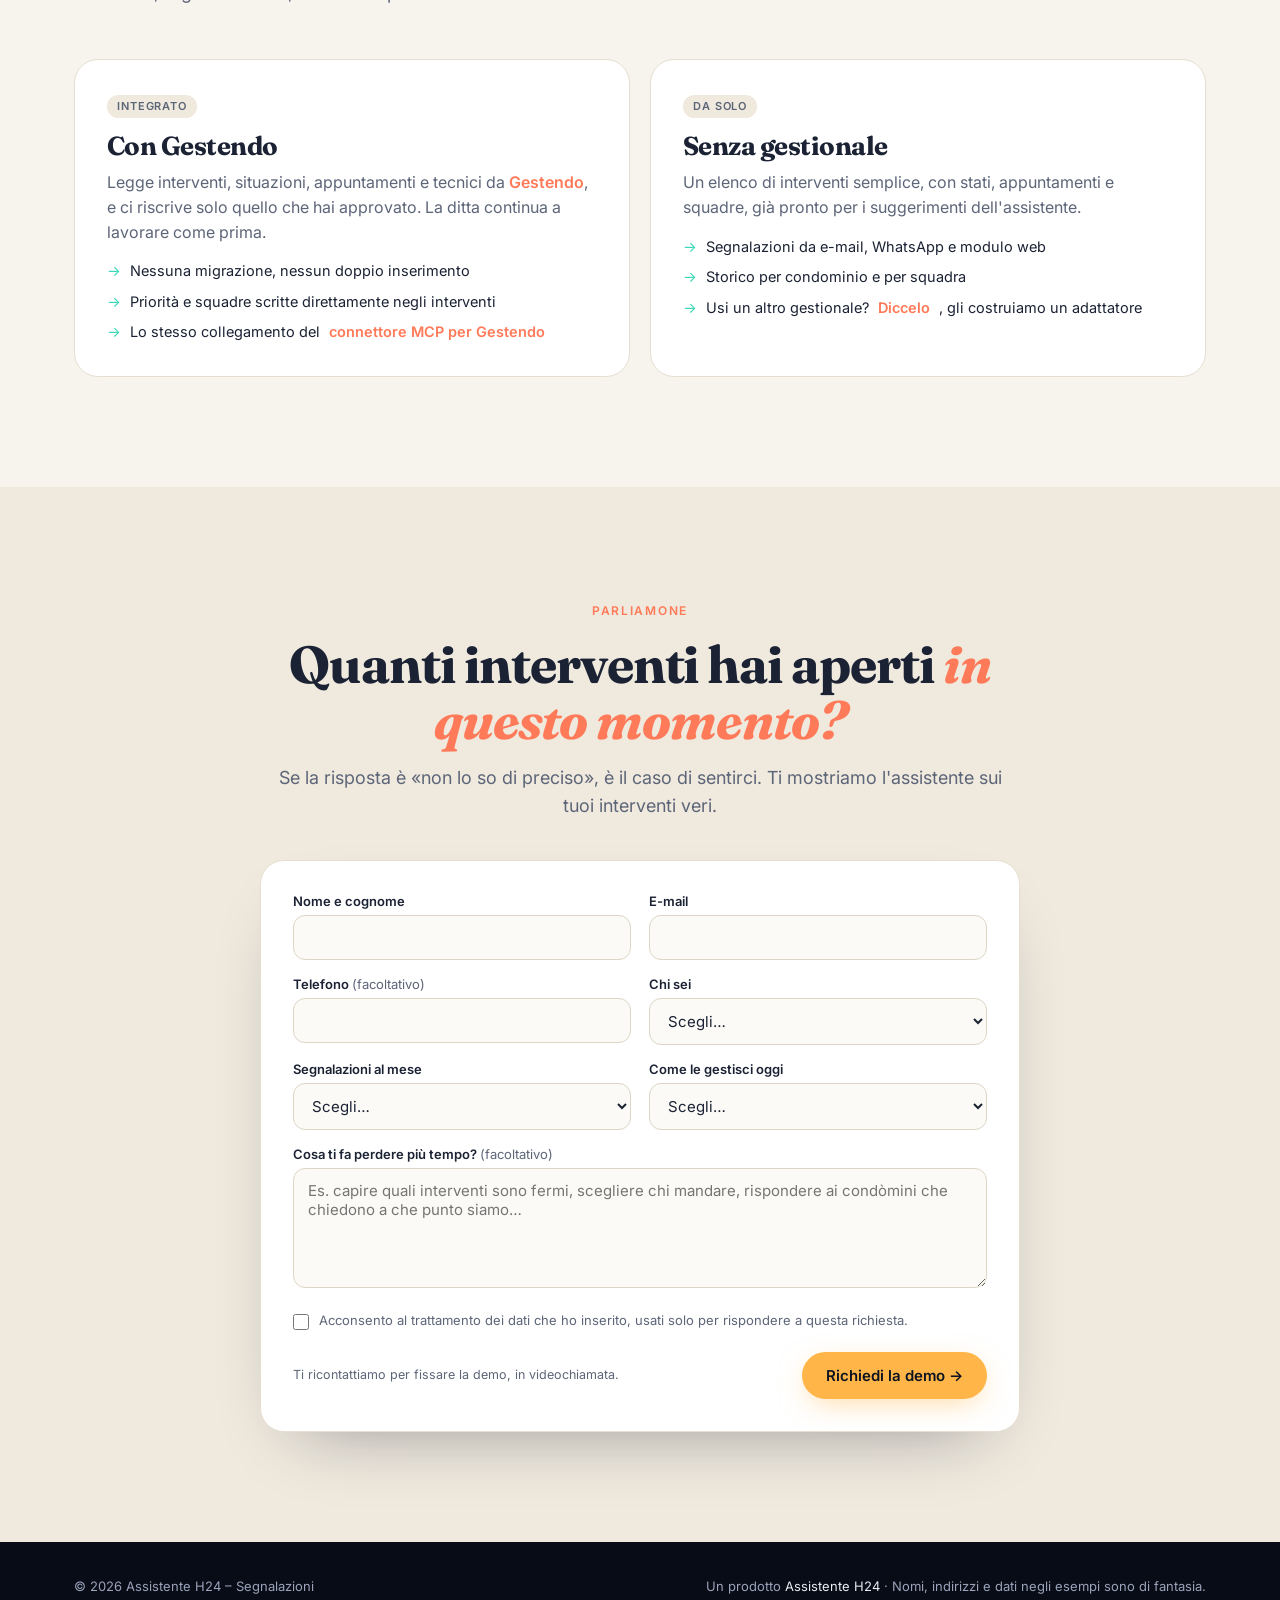
<file: segnalazioni/index.html>
<!doctype html>
<html lang="it" data-page-feature="segnalazioni">
<head>
<meta charset="utf-8">
<meta name="viewport" content="width=device-width, initial-scale=1">
<script src="../assets/config.js"></script>
<title>Assistente H24 – Segnalazioni · guasti, interventi e squadre sotto controllo</title>
<meta name="description" content="Assistente H24 – Segnalazioni trasforma le segnalazioni in interventi ordinati e ogni mattina suggerisce all'amministratore cosa fare: priorità, scadenze, squadra giusta, anomalie. Da solo o insieme a Gestendo.">
<link rel="canonical" href="https://assistenteh24.com/segnalazioni/">
<meta property="og:type" content="website">
<meta property="og:url" content="https://assistenteh24.com/segnalazioni/">
<meta property="og:title" content="Assistente H24 – Segnalazioni">
<meta property="og:description" content="Ogni guasto al suo posto, e nessuno dimenticato. L'AI che ti dice cosa fare per primo, e perché.">
<meta name="theme-color" content="#0d1321">
<link rel="icon" href="data:image/svg+xml,%3Csvg xmlns='http://www.w3.org/2000/svg' viewBox='0 0 64 64'%3E%3Crect width='64' height='64' rx='16' fill='%230d1321'/%3E%3Ccircle cx='32' cy='32' r='15' fill='none' stroke='%23ffb547' stroke-width='7' stroke-linecap='round' stroke-dasharray='70 200' transform='rotate(-90 32 32)'/%3E%3Ccircle cx='32' cy='32' r='5' fill='%2337d6b5'/%3E%3C/svg%3E">
<link rel="preconnect" href="https://fonts.googleapis.com">
<link rel="preconnect" href="https://fonts.gstatic.com" crossorigin>
<link href="https://fonts.googleapis.com/css2?family=Fraunces:ital,opsz,wght@0,9..144,500;0,9..144,700;1,9..144,700&family=Inter:wght@400;500;600;700&family=JetBrains+Mono:wght@400;500&display=swap" rel="stylesheet">
<link rel="stylesheet" href="../assets/shared.css">
<style>
:root{
  --ink:#0d1321; --ink-2:#151d30; --ink-3:#1e2840; --line:#2a3552;
  --paper:#f7f4ee; --paper-2:#efe9de; --text:#1b2233; --muted:#5d6578;
  --on-ink:#e9ecf4; --on-ink-muted:#9aa3ba;
  --amber:#ffb547; --coral:#ff7a59; --teal:#37d6b5; --violet:#8b7bff; --red:#ff5d5d;
  --radius:18px; --max:1180px;
}
*{box-sizing:border-box;margin:0;padding:0}
html{scroll-behavior:smooth}
body{font-family:Inter,system-ui,sans-serif;background:var(--paper);color:var(--text);line-height:1.55;-webkit-font-smoothing:antialiased;overflow-x:hidden}
a{color:inherit}
h1,h2,h3{font-family:Fraunces,Georgia,serif;font-weight:700;line-height:1.08;letter-spacing:-.02em}
.wrap{max-width:var(--max);margin:0 auto;padding:0 24px}
@media (max-width:600px){.wrap{padding:0 16px}}
.eyebrow{font:600 12px/1 Inter;letter-spacing:.14em;text-transform:uppercase;color:var(--coral)}

/* NAV */
nav{position:fixed;inset:0 0 auto 0;z-index:50;transition:background .3s,backdrop-filter .3s}
nav.scrolled{background:rgba(13,19,33,.86);backdrop-filter:blur(14px);border-bottom:1px solid rgba(255,255,255,.06)}
nav .wrap{display:flex;align-items:center;justify-content:space-between;height:68px;gap:16px}
.logo{display:flex;align-items:center;gap:10px;color:#fff;text-decoration:none;font:700 20px Fraunces,serif;white-space:nowrap}
.logo svg{width:32px;height:32px;flex:none}
.logo span{display:flex;flex-direction:column;line-height:1.05}
.logo small{font:600 10px/1 Inter;letter-spacing:.16em;text-transform:uppercase;color:var(--amber);margin-top:3px}
.navlinks{display:flex;gap:28px;align-items:center}
.navlinks > a{color:var(--on-ink-muted);text-decoration:none;font-size:14px;font-weight:500}
.navlinks > a:hover{color:#fff}
.btn{display:inline-flex;align-items:center;gap:8px;border:0;cursor:pointer;border-radius:999px;font:600 15px Inter;padding:13px 22px;text-decoration:none;transition:transform .15s,box-shadow .2s,background .2s}
.btn:hover{transform:translateY(-1px)}
.btn-primary{background:var(--amber);color:var(--ink);box-shadow:0 8px 30px -8px rgba(255,181,71,.6)}
.btn-ghost{background:rgba(255,255,255,.08);color:#fff;border:1px solid rgba(255,255,255,.16)}
.navlinks .btn{padding:9px 16px;font-size:14px;color:var(--ink)}
@media (max-width:820px){.navlinks > a:not(.btn){display:none}.navlinks{gap:16px}}
@media (max-width:420px){.logo{font-size:17px}.navlinks .btn{padding:8px 12px;font-size:13px}}

/* HERO */
.hero{background:var(--ink);color:var(--on-ink);position:relative;overflow:hidden;padding:140px 0 100px}
.aurora{position:absolute;inset:-20% -10% auto -10%;height:120%;pointer-events:none;filter:blur(70px);opacity:.5}
.aurora span{position:absolute;border-radius:50%;animation:float 18s ease-in-out infinite}
.aurora span:nth-child(1){width:520px;height:520px;background:#ff7a5966;left:-6%;top:6%}
.aurora span:nth-child(2){width:460px;height:460px;background:#ffb54744;right:4%;top:-4%;animation-delay:-6s}
.aurora span:nth-child(3){width:380px;height:380px;background:#37d6b544;left:40%;top:40%;animation-delay:-12s}
@keyframes float{0%,100%{transform:translate(0,0) scale(1)}50%{transform:translate(40px,-30px) scale(1.08)}}
.grid-bg{position:absolute;inset:0;background-image:linear-gradient(rgba(255,255,255,.035) 1px,transparent 1px),linear-gradient(90deg,rgba(255,255,255,.035) 1px,transparent 1px);background-size:56px 56px;mask-image:radial-gradient(ellipse at 50% 30%,#000 30%,transparent 75%)}
.hero .wrap{position:relative;display:grid;grid-template-columns:1fr 1fr;gap:56px;align-items:center}
@media (max-width:960px){.hero .wrap{grid-template-columns:1fr}.hero{padding:116px 0 76px}}
.pill{display:inline-flex;align-items:center;gap:8px;padding:6px 14px 6px 8px;border-radius:999px;background:rgba(255,255,255,.07);border:1px solid rgba(255,255,255,.12);font-size:13px;color:var(--on-ink)}
.pill b{background:var(--amber);color:var(--ink);border-radius:999px;padding:2px 8px;font-size:11px;letter-spacing:.05em}
.hero h1{font-size:clamp(40px,5.8vw,70px);margin:22px 0 22px;color:#fff}
.hero h1 em{font-style:italic;background:linear-gradient(100deg,var(--amber),var(--coral) 70%);-webkit-background-clip:text;background-clip:text;color:transparent;padding-right:.08em}
.hero p.lead{font-size:clamp(17px,2vw,19.5px);color:var(--on-ink-muted);max-width:570px}
.hero .ctas{display:flex;gap:14px;margin-top:34px;flex-wrap:wrap}

/* Il punto del mattino */
.brief{background:#151d30;border:1px solid var(--line);border-radius:24px;padding:22px;box-shadow:0 50px 100px -40px rgba(0,0,0,.8)}
.brief-head{display:flex;justify-content:space-between;align-items:flex-end;margin-bottom:14px;gap:12px}
.brief-head b{font:700 20px Fraunces,serif;color:#fff}
.brief-head small{display:block;color:var(--on-ink-muted);font-size:12.5px}
.brief-head .count{font:600 12px Inter;color:var(--amber);white-space:nowrap}
.sug{display:grid;grid-template-columns:22px 1fr;gap:12px;padding:13px 12px;border-radius:14px;background:rgba(255,255,255,.035);border:1px solid rgba(255,255,255,.06);margin-top:8px;transition:opacity .3s,background .3s}
.sug input{margin-top:3px;width:17px;height:17px;accent-color:var(--amber)}
.sug .k{display:flex;align-items:center;gap:8px;flex-wrap:wrap;font:600 11px/1 Inter;letter-spacing:.06em;text-transform:uppercase}
.sug .k span{padding:4px 7px;border-radius:999px}
.k .r{background:#ff5d5d26;color:#ff8f8f}.k .o{background:#ff7a5926;color:#ff9b80}.k .y{background:#ffb54726;color:#ffc66b}.k .v{background:#8b7bff26;color:#b0a6ff}.k .t{background:#37d6b526;color:#5fe3c7}
.sug .k em{font-style:normal;color:var(--on-ink-muted);letter-spacing:0;text-transform:none;font-weight:500;font-size:12px}
.sug b{display:block;color:#fff;font-size:14px;margin:6px 0 3px}
.sug small{display:block;color:var(--on-ink-muted);font-size:12.5px;line-height:1.45}
.sug.done{opacity:.45}
.brief-foot{display:flex;justify-content:space-between;align-items:center;gap:12px;margin-top:14px;flex-wrap:wrap}
.brief-foot small{color:var(--on-ink-muted);font-size:12.5px}
.brief-foot button{font:600 13.5px Inter;border:0;border-radius:999px;padding:10px 16px;background:var(--amber);color:var(--ink);cursor:pointer}
.brief-foot button:disabled{opacity:.4;cursor:default}

section{padding:110px 0}
@media (max-width:700px){section{padding:76px 0}}
.sec-head{max-width:740px;margin-bottom:52px}
.sec-head h2{font-size:clamp(32px,4.4vw,52px);margin:14px 0 16px}
.sec-head p{font-size:18px;color:var(--muted)}

/* Dalla segnalazione all'intervento */
.flow{display:grid;grid-template-columns:1fr auto 1.1fr auto 1fr;gap:18px;align-items:center}
@media (max-width:960px){.flow{grid-template-columns:1fr}.flow .arr{transform:rotate(90deg);justify-self:center}}
.flow .arr{color:#c9bfac;font-size:26px}
.box{background:#fff;border:1px solid #e6dfd1;border-radius:20px;padding:22px}
.box h3{font-size:20px;margin-bottom:12px}
.said{display:flex;flex-direction:column;gap:8px}
.said span{font-size:14px;background:var(--paper);border-radius:12px 12px 12px 4px;padding:9px 12px;font-style:italic}
.said small{font-size:12px;color:var(--muted);font-style:normal;display:block;margin-top:2px}
.box.ai{background:var(--ink);color:var(--on-ink);border-color:var(--ink)}
.box.ai h3{color:#fff}
.box.ai ul{list-style:none;display:flex;flex-direction:column;gap:9px}
.box.ai li{font-size:14px;display:flex;gap:9px;color:var(--on-ink-muted)}
.box.ai li::before{content:"✦";color:var(--amber);flex:none}
.ticket{font-size:14px}
.ticket .row{display:flex;justify-content:space-between;gap:10px;padding:7px 0;border-bottom:1px dashed #e6dfd1}
.ticket .row:last-child{border:0}
.ticket .row small{color:var(--muted)}
.ticket .row b{text-align:right}
.ticket .prio{color:#c2410c}

/* Cosa tiene d'occhio */
.watch{display:grid;grid-template-columns:repeat(2,1fr);gap:20px}
@media (max-width:800px){.watch{grid-template-columns:1fr}}
.w{background:#fff;border:1px solid #e6dfd1;border-radius:var(--radius);padding:30px;display:flex;flex-direction:column;gap:10px}
.w .ic{width:48px;height:48px;border-radius:13px;display:grid;place-items:center;font-size:22px}
.w h3{font-size:24px}
.w p{color:var(--muted);font-size:15.5px}
.w .eg{margin-top:auto;font-size:13.5px;background:var(--paper);border-radius:12px;padding:11px 13px}
.w .eg b{display:block;font-size:11px;letter-spacing:.1em;text-transform:uppercase;color:var(--muted);margin-bottom:4px}

/* Chi ci va */
.assign{display:grid;grid-template-columns:1.05fr .95fr;gap:22px;align-items:stretch}
@media (max-width:900px){.assign{grid-template-columns:1fr}}
.handoff{background:var(--ink);color:var(--on-ink);border-radius:24px;padding:22px;display:flex;flex-direction:column;gap:10px;min-height:380px}
.handoff .hh{display:flex;justify-content:space-between;align-items:center;font:600 12px Inter;letter-spacing:.08em;text-transform:uppercase;color:var(--on-ink-muted);margin-bottom:4px}
.handoff .hh i{width:8px;height:8px;border-radius:50%;background:var(--teal);display:inline-block;margin-right:7px}
.bub{background:#1e2840;border-radius:16px 16px 16px 4px;padding:13px 15px;font-size:14.5px;line-height:1.5;max-width:92%;white-space:pre-line;animation:pop .35s ease-out both}
.bub b{color:#fff}
.bub.me{align-self:flex-end;background:var(--amber);color:var(--ink);border-radius:16px 16px 4px 16px;font-weight:600}
.choices{display:flex;gap:8px;flex-wrap:wrap;margin-top:2px}
.choices button{font:600 13.5px Inter;border-radius:999px;padding:9px 14px;cursor:pointer;border:1px solid rgba(255,255,255,.2);background:transparent;color:#fff;transition:background .2s}
.choices button:hover{background:rgba(255,255,255,.08)}
.choices button.yes{background:var(--amber);border-color:var(--amber);color:var(--ink)}
.handoff .again{margin-top:auto;align-self:flex-start;font:600 13px Inter;background:none;border:0;color:var(--on-ink-muted);cursor:pointer;padding:6px 0;display:none}
.handoff .again.show{display:inline}
@keyframes pop{from{opacity:0;transform:translateY(8px)}to{opacity:1;transform:none}}
.why{background:#fff;border:1px solid #e6dfd1;border-radius:24px;padding:26px;display:flex;flex-direction:column}
.why h3{font-size:22px;margin-bottom:4px}
.why > p{color:var(--muted);font-size:14.5px;margin-bottom:14px}
.cand{display:grid;grid-template-columns:34px 1fr auto;gap:12px;align-items:center;padding:13px 0;border-top:1px solid #ece6da}
.cand .av{width:34px;height:34px;border-radius:50%;display:grid;place-items:center;font-size:15px;background:var(--paper-2)}
.cand b{display:block;font-size:15px}
.cand small{display:block;color:var(--muted);font-size:13px;line-height:1.4}
.cand .badge{font:600 11px/1 Inter;letter-spacing:.06em;text-transform:uppercase;padding:6px 9px;border-radius:999px;background:var(--paper-2);color:var(--muted);white-space:nowrap}
.cand.top .av{background:#dcfaf3}
.cand.top .badge{background:#dcfaf3;color:#0f766e}
.cand.busy .badge{background:#ffe6de;color:#c2410c}
.why .more{margin-top:auto;padding-top:16px;display:flex;flex-wrap:wrap;gap:8px}
.why .more span{font-size:13px;font-style:italic;background:var(--paper);border-radius:12px;padding:8px 11px}

/* Regole */
.rules{background:var(--ink);color:var(--on-ink)}
.rules h2{color:#fff}
.rules .sec-head p{color:var(--on-ink-muted)}
.rules-grid{display:grid;grid-template-columns:1fr 1fr;gap:28px;align-items:start}
@media (max-width:900px){.rules-grid{grid-template-columns:1fr}}
.sla{background:#151d30;border:1px solid var(--line);border-radius:20px;overflow:hidden}
.sla table{width:100%;border-collapse:collapse;font-size:14.5px}
.sla th,.sla td{padding:14px 18px;text-align:left;border-bottom:1px solid var(--line)}
.sla th{font:600 11px Inter;letter-spacing:.1em;text-transform:uppercase;color:var(--on-ink-muted)}
.sla td b{color:#fff}
.sla tr:last-child td{border-bottom:0}
.sla .cap{padding:12px 18px;font-size:12.5px;color:var(--on-ink-muted);background:rgba(255,255,255,.03)}
.dot{display:inline-block;width:9px;height:9px;border-radius:50%;margin-right:8px}
.points{display:flex;flex-direction:column;gap:16px}
.points div{display:grid;grid-template-columns:40px 1fr;gap:14px}
.points .ic{width:40px;height:40px;border-radius:12px;display:grid;place-items:center;background:rgba(255,255,255,.06);font-size:18px}
.points b{color:#fff;display:block;font-size:16px;margin-bottom:3px}
.points p{color:var(--on-ink-muted);font-size:14.5px}

/* Integrazione */
.integ{display:grid;grid-template-columns:1fr 1fr;gap:20px}
@media (max-width:800px){.integ{grid-template-columns:1fr}}
.opt{border-radius:24px;padding:32px;background:#fff;border:1px solid #e6dfd1}
.opt .st{display:inline-block;font:600 11px/1 Inter;letter-spacing:.08em;text-transform:uppercase;padding:6px 10px;border-radius:999px;background:var(--paper-2);color:var(--muted);margin-bottom:14px}
.opt h3{font-size:26px;margin-bottom:10px}
.opt p{color:var(--muted)}
.opt a{color:var(--coral);font-weight:600;text-decoration:none}
.opt ul{list-style:none;margin-top:16px;display:flex;flex-direction:column;gap:8px}
.opt li{font-size:14.5px;display:flex;gap:9px}
.opt li::before{content:"→";color:var(--teal);flex:none}

/* Contatti */
.cta{background:var(--paper-2)}
.cta .sec-head{text-align:center;margin:0 auto 40px}
.cta h2 em{font-style:italic;color:var(--coral)}
.cta .form-card{box-shadow:0 30px 70px -40px rgba(13,19,33,.45);border:1px solid #e6dfd1}
footer{background:#080c16;color:var(--on-ink-muted);padding:34px 0;font-size:13px}
footer .wrap{display:flex;justify-content:space-between;gap:20px;flex-wrap:wrap}
footer a{color:var(--on-ink);text-decoration:none}

.reveal{opacity:0;transform:translateY(24px);transition:opacity .7s ease,transform .7s ease}
.reveal.in{opacity:1;transform:none}
@media (prefers-reduced-motion:reduce){
  *,*::before,*::after{animation-duration:.01ms!important;animation-iteration-count:1!important;transition-duration:.01ms!important}
  .reveal{opacity:1;transform:none}
}
</style>
</head>
<body>

<nav id="nav">
  <div class="wrap">
    <a href="./" class="logo" aria-label="Assistente H24 – Segnalazioni">
      <svg viewBox="0 0 64 64" aria-hidden="true"><rect width="64" height="64" rx="16" fill="#1e2840"/><circle cx="32" cy="32" r="15" fill="none" stroke="#ffb547" stroke-width="7" stroke-linecap="round" stroke-dasharray="70 200" transform="rotate(-90 32 32)"/><circle cx="32" cy="32" r="5" fill="#37d6b5"/></svg>
      <span>Assistente H24<small>Segnalazioni</small></span>
    </a>
    <div class="navlinks">
      <a href="#come-funziona">Come funziona</a>
      <a href="#proattivo">Cosa tiene d'occhio</a>
      <a href="#assegna">Chi ci va</a>
      <a href="#integrazione">Con il tuo gestionale</a>
      <div class="dd">
        <button class="dd-btn" aria-expanded="false" aria-controls="dd-prodotti">Prodotti <svg viewBox="0 0 10 10" aria-hidden="true"><path d="M1 3l4 4 4-4" fill="none" stroke="currentColor" stroke-width="1.6"/></svg></button>
        <div class="dd-panel" id="dd-prodotti">
          <div class="dd-title">Prodotti</div>
          <a class="dd-item" href="../condomini/"><span class="di">🏢</span><span><b>Condomini <span class="tag">Disponibile</span></b><small>Risponde ai condòmini H24 e apre gli interventi di manutenzione</small></span></a>
          <a class="dd-item" href="./" data-feature="segnalazioni"><span class="di">🛠️</span><span><b>Segnalazioni <span class="tag soon">In arrivo</span></b><small>Stai guardando questo prodotto</small></span></a>
          <div class="dd-item soon"><span class="di">📁</span><span><b>Studi professionali <span class="tag">In arrivo</span></b><small>Scadenze, documenti e domande dei clienti</small></span></div>
          <div data-feature="mcp">
            <div class="dd-title dd-sep">Connettori MCP</div>
            <a class="dd-item" href="../mcp/#cedhouse"><span class="di">🔌</span><span><b>MCP per CedHouse Suite <span class="tag soon">In arrivo</span></b><small>Rate, documenti e regolamento nel tuo assistente AI</small></span></a>
            <a class="dd-item" href="../mcp/#gestendo"><span class="di">🔧</span><span><b>MCP per Gestendo <span class="tag soon">In arrivo</span></b><small>Apri e segui gli interventi di manutenzione a parole</small></span></a>
          </div>
          <a class="dd-item" href="../"><span class="di">✦</span><span><b>La piattaforma Assistente H24</b><small>Agenti AI che imparano come lavori, per ogni settore</small></span></a>
        </div>
      </div>
      <a href="#contatti" class="btn btn-primary">Richiedi una demo</a>
    </div>
  </div>
</nav>

<header class="hero">
  <div class="aurora" aria-hidden="true"><span></span><span></span><span></span></div>
  <div class="grid-bg" aria-hidden="true"></div>
  <div class="wrap">
    <div>
      <span class="pill"><b>IN ARRIVO</b> Segnalazioni, interventi e squadre</span>
      <h1>Ogni guasto al suo posto. <em>E nessuno dimenticato.</em></h1>
      <p class="lead">Assistente H24 – Segnalazioni raccoglie le segnalazioni, le trasforma in interventi ordinati e tiene d'occhio tutto il resto: priorità, scadenze, squadre. Ogni mattina ti dice cosa fare per primo, e perché. Poi decidi tu.</p>
      <div class="ctas">
        <a href="#contatti" class="btn btn-primary">Richiedi una demo →</a>
        <a href="#proattivo" class="btn btn-ghost">Cosa tiene d'occhio</a>
      </div>
    </div>
    <div class="brief" aria-label="Esempio: i suggerimenti del mattino">
      <div class="brief-head">
        <div><b>Il punto del mattino</b><small>martedì, 4 suggerimenti su 62 interventi aperti</small></div>
        <span class="count" id="sel-count">0 selezionati</span>
      </div>
      <label class="sug"><input type="checkbox"><span><span class="k"><span class="r">Scadenza superata</span><em>#887 · Via dei Glicini 12</em></span><b>Perdita d'acqua in garage: urgente da 2 giorni, nessuna squadra</b><small>Lo passo a <b style="display:inline;color:#fff;font-size:12.5px">Marco Esposito</b>, idraulico? 17 lavori idraulici chiusi su 18; già 4 volte in questo condominio; 3 aperti.</small></span></label>
      <label class="sug"><input type="checkbox"><span><span class="k"><span class="o">Priorità</span><em>#891 · Via Manzoni 4</em></span><b>Da ordinario a media: «luci spente in scala B»</b><small>Più lampade spente nella stessa scala, non una lampadina sola.</small></span></label>
      <label class="sug"><input type="checkbox"><span><span class="k"><span class="y">Da controllare</span><em>#874 · Corso Italia 30</em></span><b>Appuntamento passato ieri, situazione non aggiornata</b><small>Chiedere alla squadra se il lavoro è stato fatto.</small></span></label>
      <label class="sug"><input type="checkbox"><span><span class="k"><span class="v">Possibile doppione</span><em>#893 e #889</em></span><b>Stesso cancello, stesso condominio, due interventi aperti</b><small>Unire le due segnalazioni e avvisare chi ha scritto.</small></span></label>
      <div class="brief-foot">
        <small>Niente cambia finché non confermi.</small>
        <button type="button" id="apply" disabled>Applica i selezionati</button>
      </div>
    </div>
  </div>
</header>

<section id="come-funziona">
  <div class="wrap">
    <div class="sec-head reveal">
      <span class="eyebrow">Dalla segnalazione all'intervento</span>
      <h2>Arriva come capita. Esce in ordine.</h2>
      <p>Le segnalazioni arrivano dai condòmini, dal portiere, dai fornitori, per e-mail, WhatsApp o telefono, scritte di fretta. L'assistente le capisce, chiede quello che manca e prepara un intervento pulito, con la priorità giusta.</p>
    </div>
    <div class="flow reveal">
      <div class="box">
        <h3>Come arriva</h3>
        <div class="said">
          <span>«si è rotta la lampadina sul pianerottolo del terzo»<small>WhatsApp · condòmino</small></span>
          <span>«il tubo in cantina perde, c'è acqua per terra»<small>e-mail · portiere</small></span>
          <span>«a dicembre va fatta la manutenzione ordinaria del cancello»<small>nota dello studio</small></span>
        </div>
      </div>
      <div class="arr" aria-hidden="true">→</div>
      <div class="box ai">
        <h3>Cosa fa l'assistente</h3>
        <ul>
          <li>Riconosce condominio, zona e tipo di guasto</li>
          <li>Chiede quello che manca: scala, piano, un recapito</li>
          <li>Dà la priorità, citando la regola usata</li>
          <li>Controlla che non ci sia già un intervento aperto uguale</li>
          <li>Le manutenzioni ordinarie diventano interventi programmati</li>
        </ul>
      </div>
      <div class="arr" aria-hidden="true">→</div>
      <div class="box ticket">
        <h3>Cosa esce</h3>
        <div class="row"><small>Intervento</small><b>#902</b></div>
        <div class="row"><small>Condominio</small><b>Via dei Glicini 12</b></div>
        <div class="row"><small>Descrizione</small><b>Perdita attiva dal tubo in cantina, acqua a terra</b></div>
        <div class="row"><small>Categoria</small><b>Idraulica</b></div>
        <div class="row"><small>Priorità</small><b class="prio">Urgente</b></div>
        <div class="row"><small>Da assegnare a</small><b>Marco Esposito, idraulico</b></div>
      </div>
    </div>
  </div>
</section>

<section id="proattivo" style="padding-top:0">
  <div class="wrap">
    <div class="sec-head reveal">
      <span class="eyebrow">Cosa tiene d'occhio</span>
      <h2>Non aspetta che qualcuno si lamenti.</h2>
      <p>Ogni giorno ripassa tutti gli interventi aperti, come farebbe un capo squadra con molta memoria e poca fretta. Quando qualcosa non torna, te lo propone con i numeri alla mano.</p>
    </div>
    <div class="watch">
      <div class="w reveal">
        <div class="ic" style="background:#ffe6de">🚦</div>
        <h3>La priorità giusta</h3>
        <p>Urgente, media o ordinaria, decisa dalla descrizione e non da chi alza la voce. Una perdita attiva è urgente, una lampadina sola è ordinaria. Se la priorità scritta non torna, propone di cambiarla.</p>
        <div class="eg"><b>Esempio</b>«Da ordinario a media: più lampade spente nella stessa scala.»</div>
      </div>
      <div class="w reveal">
        <div class="ic" style="background:#fff1dc">⏱️</div>
        <h3>Le scadenze</h3>
        <p>Per ogni priorità c'è un tempo per prendere in carico e uno per chiudere. Ti avvisa quando un intervento è a rischio, prima che la scadenza passi, e quando un preventivo aspetta risposta da troppo.</p>
        <div class="eg"><b>Esempio</b>«Media, aperto da 3 giorni senza squadra: a rischio.»</div>
      </div>
      <div class="w reveal">
        <div class="ic" style="background:#dcfaf3">👷</div>
        <h3>La squadra giusta</h3>
        <p>Guarda lo storico: chi ha già messo mano a quel guasto, chi fa bene quel tipo di lavoro, chi conosce il condominio, chi è già carico. E se una squadra ha già un appuntamento lì, le passa anche questo: un viaggio solo.</p>
        <div class="eg"><b>Esempio</b>«Squadra Bianchi: elettrico, 13 conclusi su 14; ha già un appuntamento in Via Manzoni giovedì.»</div>
      </div>
      <div class="w reveal">
        <div class="ic" style="background:#ede9ff">🔍</div>
        <h3>Quello che non torna</h3>
        <p>Appuntamenti passati senza aggiornamento, lavori da ritornare senza una nuova data, segnalazioni doppie, descrizioni troppo vaghe per mandare qualcuno.</p>
        <div class="eg"><b>Esempio</b>«Da ritornare da 9 giorni, nessun nuovo appuntamento.»</div>
      </div>
    </div>
  </div>
</section>

<section id="assegna" style="padding-top:0">
  <div class="wrap">
    <div class="sec-head reveal">
      <span class="eyebrow">Chi ci va</span>
      <h2>«Lo passo all'idraulico?»</h2>
      <p>Una segnalazione senza nessuno che la prende in mano resta lì. Per ogni intervento senza assegnatario l'assistente ti propone chi mandare, un tecnico o una squadra intera, e ti dice perché proprio lui. Con un sì, gli scrive tutto quello che serve e segue il lavoro fino in fondo.</p>
    </div>
    <div class="assign">
      <div class="handoff reveal" id="handoff" aria-live="polite">
        <div class="hh"><span><i></i>Assistente H24 · a te</span><span>08:14</span></div>
        <button type="button" class="again" id="ho-again">↻ Rivedi</button>
      </div>
      <div class="why reveal">
        <h3>Perché Marco</h3>
        <p>I candidati per un guasto idraulico in Via dei Glicini 12, dallo storico degli interventi.</p>
        <div class="cand top"><span class="av">🔧</span><span><b>Marco Esposito · idraulico</b><small>17 lavori idraulici chiusi su 18 · già 4 volte in questo condominio · 3 lavori aperti</small></span><span class="badge">Consigliato</span></div>
        <div class="cand"><span class="av">👷</span><span><b>Squadra Rossi · 2 idraulici</b><small>31 lavori idraulici chiusi · mai stati qui · 7 lavori aperti</small></span><span class="badge">Alternativa</span></div>
        <div class="cand busy"><span class="av">🧰</span><span><b>Luca Ferri · manutentore</b><small>2 lavori idraulici · 11 lavori aperti</small></span><span class="badge">Troppo carico</span></div>
        <div class="more">
          <span>«Chiamo l'elettricista per le luci della scala B?»</span>
          <span>«Mando il fabbro al cancello di Corso Italia?»</span>
          <span>«Scrivo alla ditta delle pulizie per l'androne?»</span>
        </div>
      </div>
    </div>
  </div>
</section>

<section class="rules">
  <div class="wrap">
    <div class="sec-head reveal">
      <span class="eyebrow">Le regole sono tue</span>
      <h2>Suggerisce, spiega, aspetta.</h2>
      <p>L'assistente non decide di testa sua: segue regole scritte in chiaro, che puoi cambiare senza toccare una riga di codice. E ogni suggerimento dice quale regola ha usato.</p>
    </div>
    <div class="rules-grid">
      <div class="sla reveal">
        <table>
          <thead><tr><th>Priorità</th><th>Presa in carico</th><th>Lavoro fatto</th></tr></thead>
          <tbody>
            <tr><td><span class="dot" style="background:var(--red)"></span><b>Urgente</b></td><td>1 giorno</td><td>3 giorni</td></tr>
            <tr><td><span class="dot" style="background:var(--amber)"></span><b>Media</b></td><td>4 giorni</td><td>15 giorni</td></tr>
            <tr><td><span class="dot" style="background:var(--teal)"></span><b>Ordinaria</b></td><td>10 giorni</td><td>30 giorni</td></tr>
          </tbody>
        </table>
        <div class="cap">Tempi di partenza, li adatti ai tuoi contratti. Avviso «a rischio» al 75% del tempo.</div>
      </div>
      <div class="points reveal">
        <div><span class="ic">☑️</span><span><b>Spunti e applichi</b><p>I suggerimenti arrivano in una lista: scegli quali applicare, gli altri li scarti. Niente parte da solo.</p></span></div>
        <div><span class="ic">🧾</span><span><b>Ogni scelta con il suo perché</b><p>Con i numeri usati e la regola citata. Per chi vuole, anche il ragionamento completo e il costo dell'AI per ogni decisione.</p></span></div>
        <div><span class="ic">✍️</span><span><b>Le tue squadre, le tue zone</b><p>Specializzazioni, zone e abilitazioni che lo storico non mostra le aggiungi tu, e da lì in poi contano.</p></span></div>
        <div><span class="ic">🔒</span><span><b>Dati dei condomini al sicuro</b><p>Fornitori AI che non conservano i dati. L'assistente legge solo quello che serve all'analisi.</p></span></div>
      </div>
    </div>
  </div>
</section>

<section id="integrazione">
  <div class="wrap">
    <div class="sec-head reveal">
      <span class="eyebrow">Con il tuo gestionale</span>
      <h2>Si appoggia a quello che hai. O fa da sé.</h2>
      <p>Se le segnalazioni le gestisci già con un programma, l'assistente lavora lì dentro. Se oggi usi e-mail, fogli e telefono, ti dà lui un posto ordinato dove tenerle.</p>
    </div>
    <div class="integ">
      <div class="opt reveal">
        <span class="st">Integrato</span>
        <h3>Con Gestendo</h3>
        <p>Legge interventi, situazioni, appuntamenti e tecnici da <a href="https://www.gestendo.it/" target="_blank" rel="noopener">Gestendo</a>, e ci riscrive solo quello che hai approvato. La ditta continua a lavorare come prima.</p>
        <ul>
          <li>Nessuna migrazione, nessun doppio inserimento</li>
          <li>Priorità e squadre scritte direttamente negli interventi</li>
          <li data-feature="mcp">Lo stesso collegamento del <a href="../mcp/#gestendo">connettore MCP per Gestendo</a></li>
        </ul>
      </div>
      <div class="opt reveal">
        <span class="st">Da solo</span>
        <h3>Senza gestionale</h3>
        <p>Un elenco di interventi semplice, con stati, appuntamenti e squadre, già pronto per i suggerimenti dell'assistente.</p>
        <ul>
          <li>Segnalazioni da e-mail, WhatsApp e modulo web</li>
          <li>Storico per condominio e per squadra</li>
          <li>Usi un altro gestionale? <a href="#contatti">Diccelo</a>, gli costruiamo un adattatore</li>
        </ul>
      </div>
    </div>
  </div>
</section>

<section class="cta" id="contatti">
  <div class="wrap">
    <div class="sec-head reveal">
      <span class="eyebrow">Parliamone</span>
      <h2>Quanti interventi hai aperti <em>in questo momento?</em></h2>
      <p>Se la risposta è «non lo so di preciso», è il caso di sentirci. Ti mostriamo l'assistente sui tuoi interventi veri.</p>
    </div>
    <div class="form-card reveal">
      <form data-mail="Assistente H24 – Segnalazioni - Richiesta demo">
        <div class="fgrid">
          <div><label class="fl" for="s-nome">Nome e cognome</label><input id="s-nome" type="text" name="nome" autocomplete="name" required></div>
          <div><label class="fl" for="s-email">E-mail</label><input id="s-email" type="email" name="email" autocomplete="email" required></div>
          <div><label class="fl" for="s-tel">Telefono <i>(facoltativo)</i></label><input id="s-tel" type="tel" name="telefono" autocomplete="tel"></div>
          <div><label class="fl" for="s-ruolo">Chi sei</label>
            <select id="s-ruolo" name="ruolo" required>
              <option value="">Scegli…</option>
              <option>Amministratore di condominio</option>
              <option>Ditta di manutenzione</option>
              <option>Ufficio tecnico</option>
              <option>Altro</option>
            </select>
          </div>
          <div><label class="fl" for="s-vol">Segnalazioni al mese</label>
            <select id="s-vol" name="segnalazioni_mese" required>
              <option value="">Scegli…</option>
              <option>Meno di 30</option>
              <option>30–100</option>
              <option>100–300</option>
              <option>Più di 300</option>
            </select>
          </div>
          <div><label class="fl" for="s-sis">Come le gestisci oggi</label>
            <select id="s-sis" name="sistema_attuale" required>
              <option value="">Scegli…</option>
              <option>Gestendo</option>
              <option>Un altro gestionale</option>
              <option>E-mail, fogli e telefono</option>
              <option>Non le gestiamo in modo ordinato</option>
            </select>
          </div>
          <div class="full"><label class="fl" for="s-msg">Cosa ti fa perdere più tempo? <i>(facoltativo)</i></label><textarea id="s-msg" name="messaggio" placeholder="Es. capire quali interventi sono fermi, scegliere chi mandare, rispondere ai condòmini che chiedono a che punto siamo…"></textarea></div>
          <label class="consent full"><input type="checkbox" name="consenso" value="sì" required><span>Acconsento al trattamento dei dati che ho inserito, usati solo per rispondere a questa richiesta.</span></label>
        </div>
        <div class="form-foot">
          <small>Ti ricontattiamo per fissare la demo, in videochiamata.</small>
          <button type="submit">Richiedi la demo →</button>
        </div>
      </form>
      <div class="form-ok" role="status">
        <div class="ok-ic">✉️</div>
        <h3>Manca un ultimo passo.</h3>
        <p>Si è aperto il tuo programma di posta con il messaggio già scritto: premi <b>Invia</b> per farci arrivare la richiesta.</p>
        <p class="ok-alt">Non si è aperto nulla? Scrivici a <a data-mail-address></a> · <button type="button" class="form-back">Torna al modulo</button></p>
      </div>
    </div>
  </div>
</section>

<footer>
  <div class="wrap">
    <span>© 2026 Assistente H24 – Segnalazioni</span>
    <span>Un prodotto <a href="../">Assistente H24</a> · Nomi, indirizzi e dati negli esempi sono di fantasia.</span>
  </div>
</footer>

<script src="../assets/site.js" defer></script>
<script>
(() => {
  const nav = document.getElementById('nav');
  addEventListener('scroll', () => nav.classList.toggle('scrolled', scrollY > 30), {passive:true});
  const io = new IntersectionObserver(es => es.forEach(e => { if (e.isIntersecting) { e.target.classList.add('in'); io.unobserve(e.target); } }), {threshold:.12});
  document.querySelectorAll('.reveal').forEach(el => io.observe(el));

  // Il punto del mattino: spunta e "applica" (solo dimostrativo)
  const boxes = [...document.querySelectorAll('.sug input')];
  const count = document.getElementById('sel-count');
  const apply = document.getElementById('apply');
  const update = () => {
    const n = boxes.filter(b => b.checked && !b.disabled).length;
    count.textContent = n + (n === 1 ? ' selezionato' : ' selezionati');
    apply.disabled = n === 0;
  };
  boxes.forEach(b => b.addEventListener('change', update));
  apply.addEventListener('click', () => {
    boxes.filter(b => b.checked && !b.disabled).forEach(b => { b.disabled = true; b.closest('.sug').classList.add('done'); });
    const left = boxes.filter(b => !b.disabled).length;
    count.textContent = left ? `${4 - left} applicati` : 'Tutto fatto ✓';
    apply.disabled = true;
  });

  // Chi ci va: proposta di assegnazione (solo dimostrativo)
  const ho = document.getElementById('handoff');
  const again = document.getElementById('ho-again');
  const sleep = ms => new Promise(r => setTimeout(r, matchMedia('(prefers-reduced-motion: reduce)').matches ? 0 : ms));
  const bub = (html, me) => { const d = document.createElement('div'); d.className = 'bub' + (me ? ' me' : ''); d.innerHTML = html; ho.insertBefore(d, again); return d; };
  const replies = {
    marco: ['Sì, assegna a Marco', ['Fatto ✅ Intervento assegnato a <b>Marco Esposito</b>.\nGli ho scritto su WhatsApp: indirizzo, foto della perdita e numero del portiere.', 'Marco ha confermato: <b>domani alle 9</b> 👍\nTi avviso quando chiude il lavoro, e lo dico anche a chi ha segnalato.']],
    squadra: ['Mandaci la squadra', ['Fatto ✅ Assegnato alla <b>Squadra Rossi</b> (2 idraulici).\nHanno già scritto: possono passare <b>oggi alle 15</b>.', 'Lo segno sull\'intervento e avviso il portiere di aprire la cantina 🔑']],
    io: ['Ci penso io', ['Va bene, resta a te.\nÈ urgente: se alle 12 non c\'è ancora nessuno assegnato, te lo ricordo ⏰']],
  };
  function start() {
    ho.querySelectorAll('.bub,.choices').forEach(n => n.remove());
    again.classList.remove('show');
    bub('Il tubo in cantina di <b>Via dei Glicini 12</b> perde da stamattina: è <b>urgente</b> 🔧\nLo assegno a <b>Marco Esposito</b>, l\'idraulico? Ha già sistemato la colonna lì a ottobre ed è libero domani alle 9.');
    const c = document.createElement('div'); c.className = 'choices';
    c.innerHTML = '<button type="button" class="yes" data-k="marco">Sì, assegna a Marco</button><button type="button" data-k="squadra">Mandaci la squadra</button><button type="button" data-k="io">Ci penso io</button>';
    ho.insertBefore(c, again);
    c.querySelectorAll('button').forEach(b => b.onclick = async () => {
      const [label, out] = replies[b.dataset.k];
      c.remove();
      bub(label, true);
      for (const t of out) { await sleep(900); bub(t); }
      again.classList.add('show');
    });
  }
  again.onclick = start;
  start();
})();
</script>
</body>
</html>
</file>
<file: assets/shared.css>
/* Stili condivisi tra le pagine: menu "Prodotti" e form di contatto.
   Le variabili di colore (--ink, --amber, ...) sono definite in ogni pagina. */

/* ---------- Menu Prodotti ---------- */
.dd{position:relative}
.dd-btn{background:none;border:0;color:var(--on-ink-muted);font:500 14px Inter,system-ui,sans-serif;cursor:pointer;display:flex;align-items:center;gap:6px;padding:8px 0}
.dd-btn:hover,.dd.open .dd-btn{color:#fff}
.dd-btn svg{width:10px;height:10px;transition:transform .2s}
.dd.open .dd-btn svg{transform:rotate(180deg)}
.dd-panel{position:absolute;top:calc(100% + 12px);right:-60px;width:340px;background:#151d30;border:1px solid #2a3552;border-radius:18px;padding:8px;box-shadow:0 30px 70px -20px rgba(0,0,0,.7);opacity:0;visibility:hidden;transform:translateY(-6px);transition:opacity .2s,transform .2s,visibility .2s}
.dd.open .dd-panel{opacity:1;visibility:visible;transform:none}
.dd-panel .dd-title{font:600 11px/1 Inter,sans-serif;letter-spacing:.14em;text-transform:uppercase;color:#9aa3ba;padding:12px 12px 8px}
.navlinks .dd-item,.dd-item{display:flex;gap:12px;align-items:flex-start;padding:12px;border-radius:12px;text-decoration:none;color:#fff}
a.dd-item:hover{background:rgba(255,255,255,.06)}
.dd-item .di{width:34px;height:34px;border-radius:10px;display:grid;place-items:center;font-size:16px;flex:none;background:rgba(255,183,71,.14)}
.dd-item b{display:flex;align-items:center;gap:8px;font:600 14px Inter,sans-serif}
.dd-item small{display:block;color:#9aa3ba;font-size:12.5px;line-height:1.4;margin-top:2px}
.dd-item.soon{opacity:.6}
.dd-item .tag{font:600 10px/1 Inter,sans-serif;letter-spacing:.06em;text-transform:uppercase;padding:4px 7px;border-radius:999px;background:#37d6b52b;color:#5fe3c7}
.dd-item.soon .tag,.dd-item .tag.soon{background:rgba(255,183,71,.14);color:#ffc66b}
.dd-item.soon .tag{background:rgba(255,255,255,.08);color:#9aa3ba}
.dd-sep{border-top:1px solid #2a3552;margin:6px 4px 0;padding-top:16px!important}
@media (max-width:820px){
  .dd-panel{position:fixed;top:68px;left:16px;right:16px;width:auto;max-height:calc(100vh - 84px);overflow-y:auto}
}

/* ---------- Form di contatto ---------- */
.form-card{background:#fff;color:#1b2233;border-radius:24px;padding:32px;box-shadow:0 40px 90px -40px rgba(0,0,0,.6);text-align:left;max-width:760px;margin:0 auto;position:relative}
@media (max-width:600px){.form-card{padding:22px 18px;border-radius:20px}}
.fgrid{display:grid;grid-template-columns:1fr 1fr;gap:16px 18px}
.fgrid .full{grid-column:1/-1}
@media (max-width:600px){.fgrid{grid-template-columns:1fr}}
.form-card label.fl{display:block;font:600 13px Inter,sans-serif;margin-bottom:6px;color:#1b2233}
.form-card label.fl i{font-style:normal;font-weight:400;color:#5d6578}
.form-card input[type=text],.form-card input[type=email],.form-card input[type=tel],.form-card select,.form-card textarea{width:100%;font:15px Inter,sans-serif;padding:12px 14px;border:1px solid #ddd5c6;border-radius:12px;background:#fbfaf7;color:#1b2233;transition:border-color .15s,box-shadow .15s}
.form-card textarea{min-height:120px;resize:vertical}
.form-card input:focus,.form-card select:focus,.form-card textarea:focus{outline:none;border-color:#ffb547;box-shadow:0 0 0 4px rgba(255,181,71,.25);background:#fff}
.checks{display:flex;flex-wrap:wrap;gap:8px}
.checks label{cursor:pointer}
.checks input{position:absolute;opacity:0;pointer-events:none}
.checks span{display:inline-block;padding:8px 13px;border-radius:999px;border:1px solid #ddd5c6;font-size:13.5px;background:#fbfaf7;transition:all .15s}
.checks input:checked+span{background:#0d1321;color:#fff;border-color:#0d1321}
.checks input:focus-visible+span{box-shadow:0 0 0 4px rgba(255,181,71,.35)}
.consent{display:flex;gap:10px;align-items:flex-start;font-size:13px;color:#5d6578;line-height:1.45}
.consent input{margin-top:3px;width:16px;height:16px;accent-color:#0d1321;flex:none}
.form-foot{display:flex;align-items:center;justify-content:space-between;gap:16px;flex-wrap:wrap;margin-top:22px}
.form-foot small{color:#5d6578;font-size:12.5px}
.form-card button[type=submit]{display:inline-flex;align-items:center;gap:8px;border:0;cursor:pointer;border-radius:999px;font:600 15px Inter,sans-serif;padding:14px 24px;background:#ffb547;color:#0d1321;box-shadow:0 8px 30px -8px rgba(255,181,71,.6);transition:transform .15s}
.form-card button[type=submit]:hover{transform:translateY(-1px)}
.form-card button[disabled]{opacity:.6;cursor:wait}
.form-ok{display:none;text-align:center;padding:30px 10px}
.form-ok .ok-ic{width:58px;height:58px;border-radius:50%;margin:0 auto 16px;display:grid;place-items:center;background:#dcfaf3;font-size:26px}
.form-ok h3{font:700 28px Fraunces,Georgia,serif;margin-bottom:8px;color:#1b2233}
.form-ok p{color:#5d6578}
.form-ok .ok-alt{margin-top:14px;font-size:14px}
.form-ok .ok-alt a{color:#1b2233;font-weight:600}
.form-back{background:none;border:0;padding:0;font:inherit;color:#1b2233;font-weight:600;text-decoration:underline;cursor:pointer}
.form-card.sent form{display:none}
.form-card.sent .form-ok{display:block}

/* Badge "Powered by Netlify" (iframe aggiunto da Netlify): nascosto. Vedi anche assets/site.js. */
#nl-badge-frame{display:none!important}
</file>
